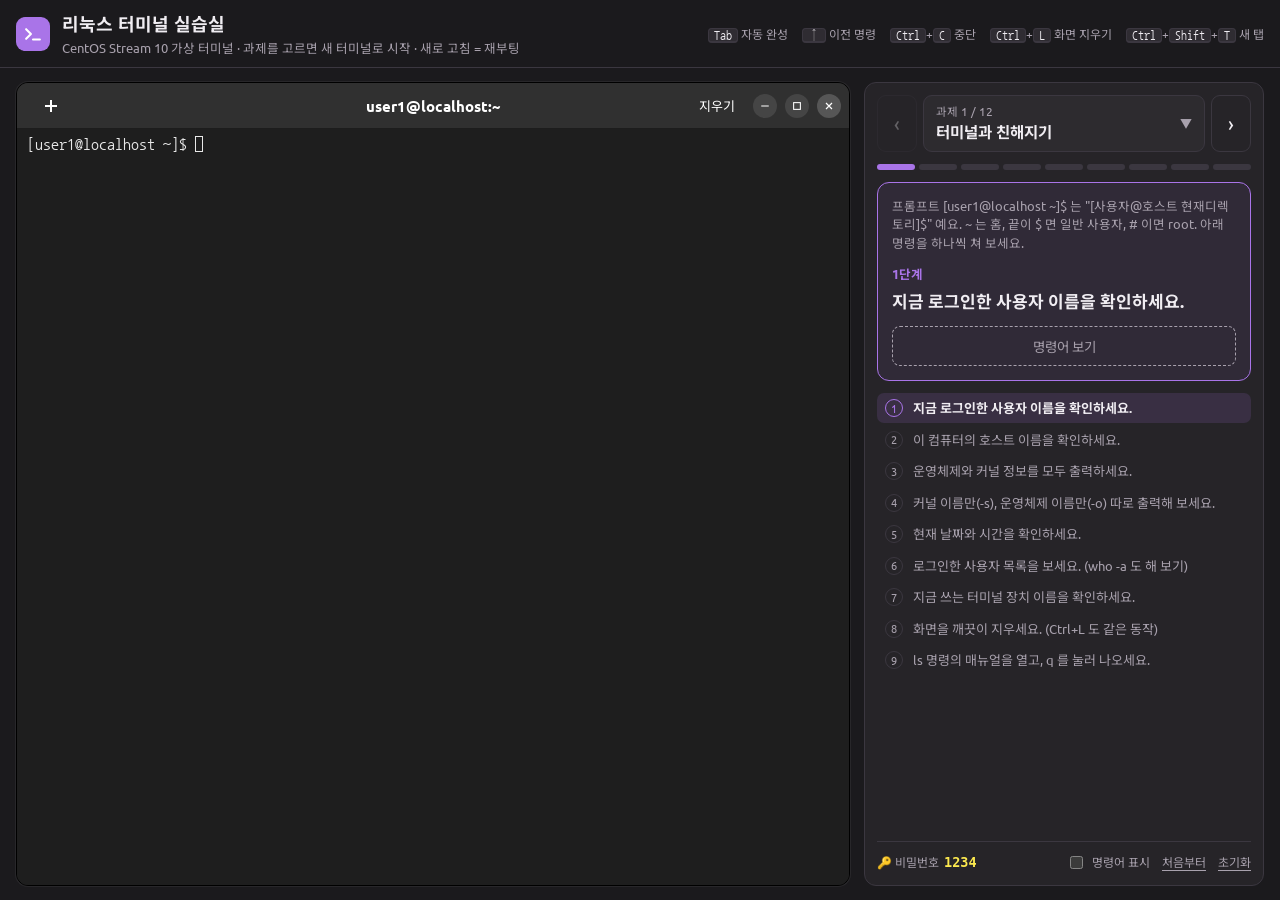
<file: index.html>
<!doctype html>
<html lang="ko">
<head>
<meta charset="utf-8">
<script src="https://learningmate-lab.github.io/track.js" data-site="linux-terminal-lab" defer></script>
<meta name="viewport" content="width=device-width, initial-scale=1, viewport-fit=cover">
<title>리눅스 터미널 실습실</title>
<meta name="claude:viewport-fit-sides" content="cover">
<link rel="preconnect" href="https://fonts.googleapis.com">
<link rel="preconnect" href="https://fonts.gstatic.com" crossorigin>
<link rel="stylesheet" href="https://fonts.googleapis.com/css2?family=Ubuntu:wght@400;500;700&family=Ubuntu+Mono:wght@400;700&family=Nanum+Gothic+Coding:wght@400;700&family=Noto+Sans+KR:wght@400;500;700&display=swap">
<style>/* 레이아웃: 상단 바 · 왼쪽 GNOME 터미널 창 · 오른쪽 과제 패널. 우분투 데스크톱(Yaru dark)과 기본 터미널(가지색) 그대로 — 단일 다크 테마 */
:root {
  color-scheme: dark;
  --lab-bg: #1b1a1d;          /* 바탕 */
  --lab-panel: #262428;       /* 패널 */
  --lab-raise: #2f2c32;
  --lab-fg: #f0edf2;
  --lab-muted: #a8a1ad;
  --lab-line: #3b3740;
  --lab-accent: #a974e8;      /* CentOS 보라 */
  --lab-ok: #73d216;
  --head: #303030;            /* GNOME headerbar */
  --head-fg: #ffffff;
  --term-bg: #1e1e1e;         /* GNOME 터미널 기본(어두운 회색) */
  --term-fg: #e8e8e8;
  --t-green: #8ae234; --t-blue: #729fcf; --t-cyan: #34e2e2; --t-yellow: #fce94f; --t-red: #ef2929; --t-magenta: #ad7fa8; --t-gray: #b6aab3;
  --font-ui: 'Ubuntu', 'Noto Sans KR', system-ui, sans-serif;
  --font-mono: 'Ubuntu Mono', 'Nanum Gothic Coding', ui-monospace, 'DejaVu Sans Mono', monospace;
  --term-size: 16px;
}
[hidden] { display: none !important; }
body { background: var(--lab-bg); color: var(--lab-fg); font-family: var(--font-ui); font-size: 14px; display: flex; flex-direction: column; height: 100vh; height: 100dvh; margin: 0; overflow: hidden; }
* { box-sizing: border-box; }

.top { display: flex; align-items: center; justify-content: space-between; gap: 12px 24px; flex-wrap: wrap; padding-block: 10px; padding-left: max(16px, env(safe-area-inset-left, 0px)); padding-right: max(16px, env(safe-area-inset-right, 0px)); border-bottom: 1px solid var(--lab-line); }
.brand { display: flex; align-items: center; gap: 12px; min-width: 0; }
.brand h1 { margin: 0; font-size: 18px; font-weight: 700; letter-spacing: .2px; }
.brand p { margin: 2px 0 0; color: var(--lab-muted); font-size: 12.5px; }
.logo { width: 34px; height: 34px; border-radius: 9px; background: var(--lab-accent); color: #fff; flex: none; display: grid; place-items: center; }
.lang { display: flex; align-items: center; gap: 4px; background: var(--lab-raise); border: 1px solid var(--lab-line); border-radius: 8px; padding: 3px; }
.lang-l { color: var(--lab-muted); font-size: 12px; padding: 0 6px; }
.lang button { all: unset; cursor: pointer; font-size: 12.5px; padding: 4px 10px; border-radius: 6px; color: var(--lab-fg); }
.lang button.on { background: var(--lab-accent); color: #fff; font-weight: 700; }
.lang button:focus-visible { outline: 2px solid var(--lab-accent); }
.keys { display: flex; flex-wrap: wrap; gap: 6px 14px; list-style: none; margin: 0; padding: 0; color: var(--lab-muted); font-size: 12px; }
kbd { font-family: var(--font-mono); font-size: 12px; background: var(--lab-raise); border: 1px solid var(--lab-line); border-bottom-width: 2px; border-radius: 4px; padding: 0 5px; color: var(--lab-fg); }

.lab { flex: 1 1 auto; display: grid; grid-template-columns: minmax(0, 1fr) minmax(320px, 400px); grid-template-rows: minmax(0, 1fr); gap: 14px; padding-block: 14px; padding-left: max(16px, env(safe-area-inset-left, 0px)); padding-right: max(16px, env(safe-area-inset-right, 0px)); min-height: 0; }
.missions { background: var(--lab-panel); border: 1px solid var(--lab-line); border-radius: 12px; overflow: hidden; height: 100%; min-height: 0; }

/* ---- GNOME Terminal 창 ---- */
.termwin { display: flex; flex-direction: column; min-width: 0; height: 100%; min-height: 0; border-radius: 12px; overflow: hidden; background: var(--term-bg); border: 1px solid #000; box-shadow: 0 0 0 1px rgba(255,255,255,.06); position: relative; }
.termwin.focus { box-shadow: 0 0 0 1px rgba(255,255,255,.12); }
.tw-head { flex: none; height: 46px; display: grid; grid-template-columns: 1fr auto 1fr; align-items: center; background: var(--head); color: var(--head-fg); padding: 0 8px; border-bottom: 1px solid #1d1d1d; }
.tw-left { display: flex; gap: 6px; }
.tw-right { display: flex; gap: 8px; justify-content: flex-end; align-items: center; }
.tw-title { font-weight: 700; font-size: 14.5px; white-space: nowrap; overflow: hidden; text-overflow: ellipsis; max-width: 52vw; }
.tw-icon, .tw-text { all: unset; cursor: pointer; height: 32px; min-width: 32px; padding: 0 10px; border-radius: 8px; display: inline-flex; align-items: center; justify-content: center; color: var(--head-fg); font-size: 13px; }
.tw-icon:hover, .tw-text:hover { background: #3d3d3d; }
.tw-icon:focus-visible, .tw-text:focus-visible { outline: 2px solid var(--lab-accent); }
.tw-dot { width: 24px; height: 24px; border-radius: 50%; background: #454545; display: grid; place-items: center; color: #fff; }
.tw-dot.close { background: #565656; }
.tw-tabs { flex: none; display: flex; gap: 4px; padding: 4px 6px; background: #262626; overflow-x: auto; }
.tw-tabs .tt { all: unset; cursor: pointer; flex: 1 1 0; min-width: 120px; display: flex; align-items: center; gap: 6px; padding: 5px 10px; border-radius: 8px; color: #cfcfcf; font-size: 12.5px; }
.tw-tabs .tt span { flex: 1; min-width: 0; overflow: hidden; text-overflow: ellipsis; white-space: nowrap; text-align: center; }
.tw-tabs .tt i { font-style: normal; width: 20px; height: 20px; border-radius: 50%; display: grid; place-items: center; color: #bbb; }
.tw-tabs .tt i:hover { background: #4a4a4a; }
.tw-tabs .tt.on { background: #3a3a3a; color: #fff; }

.tw-wrap { position: relative; flex: 1; min-height: 0; }
.tw-body { position: absolute; inset: 0; overflow-y: auto; overflow-x: hidden; padding: 6px 10px 10px; background: var(--term-bg); color: var(--term-fg); font-family: var(--font-mono); font-size: var(--term-size); line-height: 1.22; cursor: text; scrollbar-color: #555 transparent; }
.tw-body .ln { white-space: pre-wrap; word-break: break-all; min-height: 1.22em; }
.kbd { position: absolute; left: 10px; bottom: 8px; z-index: -1; width: 2px; height: 1.2em; opacity: 0; border: 0; padding: 0; resize: none; font: inherit; color: transparent; background: transparent; caret-color: transparent; }
.tw-wrap .cur { background: var(--term-fg); color: var(--term-bg); }
.tw-wrap .cur.blur { background: transparent; color: inherit; outline: 1px solid var(--term-fg); outline-offset: -1px; }
.tw-wrap .p-user { color: var(--t-green); font-weight: 700; }
.tw-wrap .p-path { color: var(--t-blue); font-weight: 700; }
.tw-wrap .dim { color: var(--t-gray); }
.tw-wrap .rev { background: var(--term-fg); color: var(--term-bg); }
.tw-wrap .c-dir { color: var(--t-blue); font-weight: 700; }
.tw-wrap .c-exe { color: var(--t-green); font-weight: 700; }
.tw-wrap .c-ln { color: var(--t-cyan); font-weight: 700; }
.tw-wrap .c-pipe { color: var(--t-yellow); background: #000; }
.tw-wrap .c-dev { color: var(--t-yellow); background: #000; font-weight: 700; }
.tw-wrap .c-tw { color: #000; background: #4e9a06; }
.tw-wrap .c-match { color: var(--t-red); font-weight: 700; }
.tw-wrap .c-fn { color: var(--t-magenta); } .c-sep { color: var(--t-cyan); } .c-ln2 { color: var(--t-green); }
.tw-wrap .c-head { color: var(--t-yellow); font-weight: 700; }

.fs { position: absolute; inset: 0; background: var(--term-bg); padding: 6px 10px; overflow: hidden; z-index: 3; }
.pager .ln b { font-weight: 700; }
.overlay { position: absolute; inset: 0; z-index: 5; display: flex; flex-direction: column; align-items: center; justify-content: center; gap: 10px; text-align: center; padding: 24px; background: var(--term-bg); font-family: var(--font-ui); }
.overlay p { margin: 0; font-size: 16px; }
.overlay .sub { color: var(--t-gray); font-size: 13px; max-width: 46ch; line-height: 1.6; }
.overlay button { all: unset; cursor: pointer; margin-top: 6px; padding: 8px 16px; border-radius: 8px; background: var(--lab-accent); color: #fff; font-weight: 700; }
.overlay button:focus-visible { outline: 2px solid #fff; outline-offset: 2px; }
.overlay.boot { background: #000; }
.spin { width: 28px; height: 28px; border: 3px solid #333; border-top-color: var(--lab-accent); border-radius: 50%; animation: spin .9s linear infinite; }
@keyframes spin { to { transform: rotate(360deg); } }
@media (prefers-reduced-motion: reduce) { .spin { animation: none; } }
.toast { position: absolute; left: 50%; bottom: 16px; transform: translateX(-50%); background: #3a3a3a; color: #fff; padding: 8px 14px; border-radius: 8px; font-size: 13px; z-index: 6; }

.foot { padding-block: 0 18px; padding-left: max(16px, env(safe-area-inset-left, 0px)); padding-right: max(16px, env(safe-area-inset-right, 0px)); color: var(--lab-muted); font-size: 12.5px; }
.foot p { margin: 0; max-width: 90ch; line-height: 1.6; }

@media (max-width: 900px) {
  body { height: auto; min-height: 100vh; overflow: visible; }
  .lab { grid-template-rows: auto; }
  .lab { grid-template-columns: minmax(0, 1fr); }
  .missions { position: static; height: auto; min-height: 0; overflow: visible; }
  .termwin { height: 62vh; min-height: 360px; }
  .tw-title { max-width: 46vw; font-size: 13px; }
  .tw-dot { display: none; }
  .tw-head { grid-template-columns: auto minmax(0, 1fr) auto; }
  .keys { display: none; }
  :root { --term-size: 14px; }
}

/* cat > 파일 처럼 키보드 입력을 기다릴 때 안내 */
.term-hint { position: absolute; right: 14px; bottom: 12px; z-index: 3; max-width: calc(100% - 28px); background: #2b2440; color: #ece8ff; border: 1px solid #8b6cf0; border-radius: 8px; padding: 7px 12px; font: 12.5px/1.45 "Noto Sans KR", system-ui, sans-serif; pointer-events: none; box-shadow: 0 4px 14px #0006; }
.term-hint b { color: #fff; }
</style>

</head>
<body>
<header class="top">
  <div class="brand">
    <span class="logo" aria-hidden="true"><svg viewBox="0 0 32 32" width="22" height="22"><path d="M6 9l7 7-7 7" fill="none" stroke="currentColor" stroke-width="3" stroke-linecap="round" stroke-linejoin="round"/><path d="M16 24h10" stroke="currentColor" stroke-width="3" stroke-linecap="round"/></svg></span>
    <div>
      <h1>리눅스 터미널 실습실</h1>
      <p>CentOS Stream 10 가상 터미널 · 과제를 고르면 새 터미널로 시작 · 새로 고침 = 재부팅</p>
    </div>
  </div>
  <ul class="keys" aria-label="키보드 도움말">
    <li><kbd>Tab</kbd> 자동 완성</li>
    <li><kbd>↑</kbd> 이전 명령</li>
    <li><kbd>Ctrl</kbd>+<kbd>C</kbd> 중단</li>
    <li><kbd>Ctrl</kbd>+<kbd>L</kbd> 화면 지우기</li>
    <li><kbd>Ctrl</kbd>+<kbd>Shift</kbd>+<kbd>T</kbd> 새 탭</li>
  </ul>
</header>

<main class="lab">
  <section class="termwin" id="termwin" aria-label="CentOS 터미널">
    <div class="tw-head">
      <div class="tw-left">
        <button id="btn-newtab" class="tw-icon" type="button" title="새 탭 (Ctrl+Shift+T)" aria-label="새 탭">
          <svg viewBox="0 0 16 16" width="16" height="16" aria-hidden="true"><path d="M7 2h2v5h5v2H9v5H7V9H2V7h5z" fill="currentColor"/></svg>
        </button>
      </div>
      <div class="tw-title" id="term-title">user1@localhost:~</div>
      <div class="tw-right">
        <button id="btn-clear" class="tw-text" type="button" title="화면 지우기 (Ctrl+L)">지우기</button>
        <span class="tw-dot" aria-hidden="true"><svg viewBox="0 0 16 16" width="12" height="12"><path d="M3 8h10" stroke="currentColor" stroke-width="1.6"/></svg></span>
        <span class="tw-dot" aria-hidden="true"><svg viewBox="0 0 16 16" width="12" height="12"><rect x="3.5" y="3.5" width="9" height="9" fill="none" stroke="currentColor" stroke-width="1.4"/></svg></span>
        <span class="tw-dot close" aria-hidden="true"><svg viewBox="0 0 16 16" width="12" height="12"><path d="M4 4l8 8M12 4l-8 8" stroke="currentColor" stroke-width="1.6"/></svg></span>
      </div>
    </div>
    <div class="tw-tabs" id="term-tabs" hidden></div>
    <div class="tw-wrap">
    <div class="tw-body" id="term-body">
      <div id="term-screen"></div>
      <div id="term-input" class="ln input"></div>
    </div>
      <div id="term-hint" class="term-hint" hidden>입력 대기 중이에요 · 내용을 치고 <b>Enter</b>로 다음 줄 · 다 쓰면 <b>Ctrl+D</b>로 저장 · 취소는 <b>Ctrl+C</b></div>
      <div id="term-fs" class="fs" hidden></div>
      <div id="term-closed" class="overlay" hidden>
        <p>[프로세스가 종료되었어요]</p>
        <p class="sub">마지막 셸이 끝나서 터미널 창이 닫혔어요. kill -9 로 맨 처음 bash를 끝냈거나, 처음 셸에서 exit 한 경우예요.</p>
        <button id="btn-reopen" type="button">새 터미널 열기</button>
      </div>
      <div id="term-boot" class="overlay boot" hidden><div class="spin" aria-hidden="true"></div><div class="boot-msg">다시 시작하는 중…</div></div>
      <textarea id="term-kbd" class="kbd" autocomplete="off" autocapitalize="off" autocorrect="off" spellcheck="false" aria-label="명령 입력"></textarea>
    </div>
    <div id="term-toast" class="toast" role="status" hidden></div>
  </section>

  <aside id="missions" class="missions" aria-label="실습 과제"></aside>
</main>

<script>/* man 페이지 (실제 매뉴얼을 줄인 것 + 한 줄 한국어 요약) */
window.LAB_MAN = (function () {
  const P = (name, sum, syn, desc, opts) => `NAME\n       ${name} - ${sum}\n\nSYNOPSIS\n       ${syn}\n\nDESCRIPTION\n       ${desc.split('\n').join('\n       ')}\n` +
    (opts && opts.length ? `\nOPTIONS\n${opts.map(([o, d]) => `       ${o}\n              ${d}`).join('\n\n')}\n` : '');
  return {
    ls: P('ls', 'list directory contents', 'ls [OPTION]... [FILE]...', 'List information about the FILEs (the current directory by default).', [
      ['-a, --all', 'do not ignore entries starting with .  (숨김 파일 포함)'], ['-A, --almost-all', 'do not list implied . and ..'],
      ['-d, --directory', 'list directories themselves, not their contents  (디렉토리 자체 정보)'], ['-F, --classify', 'append indicator (one of */=>@|) to entries  (종류 표시)'],
      ['-h, --human-readable', 'with -l, print sizes like 1K 234M 2G etc.'], ['-i, --inode', 'print the index number of each file'],
      ['-l', 'use a long listing format  (자세히)'], ['-r, --reverse', 'reverse order while sorting'], ['-R, --recursive', 'list subdirectories recursively  (하위까지)'],
      ['-t', 'sort by time, newest first'], ['-u', 'with -lt: sort by, and show, access time; with -l: show access time and sort by name; otherwise: sort by access time, newest first'], ['-1', 'list one file per line']]),
    cat: P('cat', 'concatenate files and print on the standard output', 'cat [OPTION]... [FILE]...', 'Concatenate FILE(s) to standard output.\nWith no FILE, or when FILE is -, read standard input.', [
      ['-A, --show-all', 'equivalent to -vET'], ['-b, --number-nonblank', 'number nonempty output lines, overrides -n'], ['-E, --show-ends', 'display $ at end of each line'],
      ['-n, --number', 'number all output lines'], ['-s, --squeeze-blank', 'suppress repeated empty output lines'], ['-T, --show-tabs', 'display TAB characters as ^I'], ['-v, --show-nonprinting', 'use ^ and M- notation, except for LFD and TAB']]),
    pwd: P('pwd', 'print name of current/working directory', 'pwd [OPTION]...', 'Print the full filename of the current working directory.'),
    mkdir: P('mkdir', 'make directories', 'mkdir [OPTION]... DIRECTORY...', 'Create the DIRECTORY(ies), if they do not already exist.', [['-m, --mode=MODE', 'set file mode (as in chmod), not a=rwx - umask'], ['-p, --parents', 'no error if existing, make parent directories as needed  (중간 디렉토리까지)'], ['-v, --verbose', 'print a message for each created directory']]),
    rmdir: P('rmdir', 'remove empty directories', 'rmdir [OPTION]... DIRECTORY...', 'Remove the DIRECTORY(ies), if they are empty.', [['-p, --parents', 'remove DIRECTORY and its ancestors']]),
    cp: P('cp', 'copy files and directories', 'cp [OPTION]... SOURCE DEST\n       cp [OPTION]... SOURCE... DIRECTORY', 'Copy SOURCE to DEST, or multiple SOURCE(s) to DIRECTORY.', [['-i, --interactive', 'prompt before overwrite'], ['-p', 'same as --preserve=mode,ownership,timestamps'], ['-R, -r, --recursive', 'copy directories recursively'], ['-v, --verbose', 'explain what is being done']]),
    mv: P('mv', 'move (rename) files', 'mv [OPTION]... SOURCE DEST\n       mv [OPTION]... SOURCE... DIRECTORY', 'Rename SOURCE to DEST, or move SOURCE(s) to DIRECTORY.', [['-i, --interactive', 'prompt before overwrite'], ['-v, --verbose', 'explain what is being done']]),
    rm: P('rm', 'remove files or directories', 'rm [OPTION]... [FILE]...', 'rm removes each specified file. By default, it does not remove directories.', [['-f, --force', 'ignore nonexistent files and arguments, never prompt'], ['-i', 'prompt before every removal'], ['-r, -R, --recursive', 'remove directories and their contents recursively'], ['-d, --dir', 'remove empty directories'], ['-v, --verbose', 'explain what is being done']]),
    touch: P('touch', 'change file timestamps', 'touch [OPTION]... FILE...', 'Update the access and modification times of each FILE to the current time.\nA FILE argument that does not exist is created empty.', [['-a', 'change only the access time'], ['-c, --no-create', 'do not create any files'], ['-m', 'change only the modification time']]),
    head: P('head', 'output the first part of files', 'head [OPTION]... [FILE]...', 'Print the first 10 lines of each FILE to standard output.', [['-c, --bytes=[-]NUM', 'print the first NUM bytes of each file'], ['-n, --lines=[-]NUM', 'print the first NUM lines instead of the first 10'], ['-q, --quiet', 'never print headers giving file names'], ['-v, --verbose', 'always print headers giving file names']]),
    tail: P('tail', 'output the last part of files', 'tail [OPTION]... [FILE]...', 'Print the last 10 lines of each FILE to standard output.', [['-c, --bytes=[+]NUM', 'output the last NUM bytes'], ['-f, --follow', 'output appended data as the file grows  (Ctrl+C로 끝)'], ['-n, --lines=[+]NUM', 'output the last NUM lines; or use -n +NUM to skip NUM-1 lines at the start'], ['-q, --quiet', 'never output headers giving file names'], ['-v, --verbose', 'always output headers giving file names']]),
    more: P('more', 'display the contents of a file in a terminal', 'more [options] file...', 'more is a filter for paging through text one screenful at a time.'),
    less: P('less', 'opposite of more', 'less [options] file...', 'Less is a program similar to more, but it allows backward movement in the file as well as forward movement.'),
    wc: P('wc', 'print newline, word, and byte counts for each file', 'wc [OPTION]... [FILE]...', 'Print newline, word, and byte counts for each FILE.', [['-c, --bytes', 'print the byte counts'], ['-l, --lines', 'print the newline counts'], ['-w, --words', 'print the word counts']]),
    grep: P('grep', 'print lines that match patterns', 'grep [OPTION...] PATTERNS [FILE...]', 'grep searches for PATTERNS in each FILE.', [['-i, --ignore-case', 'ignore case distinctions'], ['-n, --line-number', 'prefix each line with its line number'], ['-v, --invert-match', 'select non-matching lines'], ['-c, --count', 'print a count of matching lines'], ['-r, --recursive', 'read all files under each directory']]),
    seq: P('seq', 'print a sequence of numbers', 'seq [OPTION]... LAST\n       seq [OPTION]... FIRST LAST\n       seq [OPTION]... FIRST INCREMENT LAST', 'Print numbers from FIRST to LAST, in steps of INCREMENT.', [['-f, --format=FORMAT', 'use printf style floating-point FORMAT'], ['-s, --separator=STRING', 'use STRING to separate numbers (default: \\n)'], ['-w, --equal-width', 'equalize width by padding with leading zeroes']]),
    date: P('date', 'print or set the system date and time', 'date [OPTION]... [+FORMAT]', 'Display date and time in the given FORMAT.', [['-d, --date=STRING', "display time described by STRING, not 'now'"], ['-s, --set=STRING', 'set time described by STRING  (root만)'], ['-u, --utc', 'print Coordinated Universal Time (UTC)'], ['%Y %m %d %H %M %S', 'year, month, day, hour, minute, second'], ['%A %a %B %b', 'weekday / month names'], ['%F %T', 'full date (%Y-%m-%d) / time (%H:%M:%S)']]),
    uname: P('uname', 'print system information', 'uname [OPTION]...', 'Print certain system information. With no OPTION, same as -s.', [['-a, --all', 'print all information'], ['-s, --kernel-name', 'print the kernel name'], ['-n, --nodename', 'print the network node hostname'], ['-r, --kernel-release', 'print the kernel release'], ['-v, --kernel-version', 'print the kernel version'], ['-m, --machine', 'print the machine hardware name'], ['-p, --processor', 'print the processor type'], ['-i, --hardware-platform', 'print the hardware platform'], ['-o, --operating-system', 'print the operating system']]),
    hostname: P('hostname', 'show or set the system\'s host name', 'hostname [-a|-d|-f|-i|-I|-s] [name]', 'Hostname is used to display the system\'s DNS name, and to display or set its hostname.', [['-i, --ip-address', 'Display the network address(es) of the host name.'], ['-I, --all-ip-addresses', 'Display all network addresses of the host.']]),
    hostnamectl: P('hostnamectl', 'Control the system hostname', 'hostnamectl [OPTIONS...] {COMMAND}', 'hostnamectl may be used to query and change the system hostname and related settings.', [['status', 'Show system hostname and related information.'], ['hostname [NAME]', 'If no argument is given, print the system hostname. If an optional argument NAME is provided then the command changes the system hostname to NAME.'], ['set-hostname NAME', 'Set the system hostname (static and transient).']]),
    whoami: P('whoami', 'print effective user name', 'whoami [OPTION]...', 'Print the user name associated with the current effective user ID.'),
    who: P('who', 'show who is logged on', 'who [OPTION]... [ FILE | ARG1 ARG2 ]', 'Print information about users who are currently logged in.', [['-a, --all', 'same as -b -d --login -p -r -t -T -u'], ['-b, --boot', 'time of last system boot']]),
    tty: P('tty', 'print the file name of the terminal connected to standard input', 'tty [OPTION]...', 'Print the file name of the terminal connected to standard input.'),
    id: P('id', 'print real and effective user and group IDs', 'id [OPTION]... [USER]...', 'Print user and group information for each specified USER, or (when USER omitted) for the current process.', [['-u, --user', 'print only the effective user ID'], ['-g, --group', 'print only the effective group ID'], ['-G, --groups', 'print all group IDs'], ['-n, --name', 'print a name instead of a number, for -ugG']]),
    stat: P('stat', 'display file or file system status', 'stat [OPTION]... FILE...', 'Display file or file system status.', [['-L, --dereference', 'follow links']]),
    chmod: P('chmod', 'change file mode bits', 'chmod [OPTION]... MODE[,MODE]... FILE...\n       chmod [OPTION]... OCTAL-MODE FILE...', 'chmod changes the file mode bits of each given file according to mode, which can be either a symbolic representation of changes to make, or an octal number representing the bit pattern for the new mode bits.', [['-R, --recursive', 'change files and directories recursively']]),
    chown: P('chown', 'change file owner and group', 'chown [OPTION]... [OWNER][:[GROUP]] FILE...', 'chown changes the user and/or group ownership of each given file.', [['-R, --recursive', 'operate on files and directories recursively']]),
    passwd: P('passwd', 'change user password', 'passwd [options] [LOGIN]', 'The passwd command changes passwords for user accounts. A normal user may only change the password for their own account, while the superuser may change the password for any account.'),
    su: P('su', 'run a command with substitute user and group ID', 'su [options] [-] [user [argument...]]', 'su allows commands to be run with a substitute user and group ID. When called with no user specified, su defaults to running an interactive shell as root.', [['-, -l, --login', 'Start the shell as a login shell with an environment similar to a real login.']]),
    sudo: P('sudo', 'execute a command as another user', 'sudo [-ABbEHnPS] [-u user] command [arg ...]\n       sudo -i | -s', 'sudo allows a permitted user to execute a command as the superuser or another user, as specified by the security policy (/etc/sudoers).', [['-i, --login', 'Run the shell specified by the target user\'s password database entry as a login shell.'], ['-k, --reset-timestamp', 'Invalidate the user\'s cached credentials.'], ['-s, --shell', 'Run the shell specified by the SHELL environment variable.']]),
    useradd: P('useradd', 'create a new user or update default new user information', 'useradd [options] LOGIN', 'useradd is a low level utility for adding users.', [['-m, --create-home', 'Create the user\'s home directory if it does not exist.'], ['-M, --no-create-home', 'Do not create the user\'s home directory, even if the system wide setting from /etc/login.defs (CREATE_HOME) is set to yes.'], ['-d, --home-dir HOME_DIR', 'The new user will be created using HOME_DIR as the value for the user\'s login directory.'], ['-s, --shell SHELL', 'The name of the user\'s login shell.'], ['-c, --comment COMMENT', 'Any text string (usually the user\'s full name).']]),
    userdel: P('userdel', 'delete a user account and related files', 'userdel [options] LOGIN', 'The userdel command modifies the system account files, deleting all entries that refer to the user name LOGIN.', [['-f, --force', 'This option forces the removal of the user account, even if the user is still logged in.'], ['-r, --remove', 'Files in the user\'s home directory will be removed along with the home directory itself and the user\'s mail spool.']]),
    ps: P('ps', 'report a snapshot of the current processes', 'ps [options]', 'ps displays information about a selection of the active processes.', [['-e, -A', 'Select all processes.'], ['-f', 'Do full-format listing (UID PID PPID C STIME TTY TIME CMD).'], ['-p pidlist', 'Select by process ID.'], ['-u userlist', 'Select by effective user ID or name.']]),
    pstree: P('pstree', 'display a tree of processes', 'pstree [-p] [pid | user]', 'pstree shows running processes as a tree.', [['-p', 'Show PIDs. PIDs are shown as decimal numbers in parentheses after each process name.']]),
    kill: P('kill', 'send a signal to a process', 'kill [-signal|-s signal] pid...\n       kill -l', 'The default signal for kill is TERM.', [['-l', 'List signal names.'], ['-9, -KILL', 'Kill the process immediately (cannot be caught or ignored).'], ['-15, -TERM', 'Terminate (default).']]),
    ping: P('ping', 'send ICMP ECHO_REQUEST to network hosts', 'ping [-c count] [-i interval] destination', 'ping uses the ICMP protocol\'s mandatory ECHO_REQUEST datagram to elicit an ICMP ECHO_RESPONSE from a host or gateway.', [['-c count', 'Stop after sending count ECHO_REQUEST packets.']]),
    mkfifo: P('mkfifo', 'make FIFOs (named pipes)', 'mkfifo [OPTION]... NAME...', 'Create named pipes (FIFOs) with the given NAMEs.', [['-m, --mode=MODE', 'set file permission bits to MODE, not a=rw - umask']]),
    echo: P('echo', 'display a line of text', 'echo [SHORT-OPTION]... [STRING]...', 'Echo the STRING(s) to standard output.', [['-n', 'do not output the trailing newline'], ['-e', 'enable interpretation of backslash escapes']]),
    vim: P('vim', 'Vi IMproved, a programmer\'s text editor', 'vim [options] [file ..]', 'Vim is a text editor that is upwards compatible to Vi.'),
    man: P('man', 'an interface to the system reference manuals', 'man [section] page', 'man is the system\'s manual pager.'),
    file: P('file', 'determine file type', 'file [-bcdEhiklLNnprsSvzZ0] file ...', 'file tests each argument in an attempt to classify it.'),
    ln: P('ln', 'make links between files', 'ln [OPTION]... [-T] TARGET LINK_NAME', 'Create hard links by default, symbolic links with --symbolic.', [['-s, --symbolic', 'make symbolic links instead of hard links']]),
    find: P('find', 'search for files in a directory hierarchy', 'find [starting-point...] [expression]', 'find searches the directory tree rooted at each given starting-point.', [['-name pattern', 'Base of file name matches shell pattern.'], ['-type c', 'File is of type c: d directory, f regular file.'], ['-maxdepth levels', 'Descend at most levels of directories.']]),
    dnf: P('dnf', 'DNF Package Management Utility', 'dnf [options] <command> [<args>...]', 'DNF is the next upcoming major version of YUM, a package manager for RPM-based Linux distributions.'),
    hosts: P('hosts', 'static table lookup for hostnames', '/etc/hosts', 'This manual page describes the format of the /etc/hosts file. This file is a simple text file that associates IP addresses with hostnames, one line per IP address.'),
  };
})();

/* 리눅스 실습 터미널 — core: 이벤트, 가상 파일시스템, 사용자, 탭/터미널 화면, 파서, 실행기, 페이저 */
(function () {
  'use strict';
  const LAB = (window.LAB = window.LAB || {});

  /* ---------------- 이벤트 ---------------- */
  const listeners = {};
  LAB.on = (n, f) => { (listeners[n] = listeners[n] || []).push(f); };
  LAB.emit = (n, d) => { (listeners[n] || []).forEach(f => { try { f(d); } catch (e) { console.error(e); } }); };
  LAB.sleep = ms => new Promise(r => setTimeout(r, ms));
  /* 메시지 언어 (ko = 한국어 설치 CentOS, en = 영어) */
  LAB.lang = 'en';
  LAB.setLang = l => { LAB.lang = l; try { localStorage.setItem('linuxlab.lang', l); } catch (e) { } LAB.emit('lang', l); };
  const TR = [
    [/^ls: cannot access (.+?): /, 'ls: $1에 접근할 수 없습니다: '],
    [/^ls: cannot open directory (.+?): /, 'ls: $1 디렉터리를 열 수 없음: '],
    [/^mkdir: cannot create directory (.+?): /, 'mkdir: $1 디렉터리를 만들 수 없습니다: '],
    [/^rmdir: failed to remove (.+?): /, 'rmdir: $1 제거 실패: '],
    [/^rm: cannot remove (.+?): /, 'rm: $1을(를) 지울 수 없음: '],
    [/^rm: remove regular empty file (.+)\? $/, 'rm: 일반 빈 파일 $1를 제거할까요? '],
    [/^rm: remove regular file (.+)\? $/, 'rm: 일반 파일 $1를 제거할까요? '],
    [/^cp: cannot stat (.+?): /, 'cp: $1을(를) 설명할 수 없음: '],
    [/^cp: -r not specified; omitting directory (.+)$/, 'cp: -r 지정되지 않음, $1 디렉터리 생략'],
    [/^mv: cannot stat (.+?): /, 'mv: $1을(를) 설명할 수 없음: '],
    [/^touch: cannot touch (.+?): /, 'touch: $1을(를) touch할 수 없음: '],
    [/^chmod: changing permissions of (.+?): /, 'chmod: $1의 권한을 바꾸는 중: '],
    [/^chmod: cannot access (.+?): /, 'chmod: $1에 접근할 수 없습니다: '],
    [/^stat: cannot statx (.+?): /, 'stat: $1을(를) statx 할 수 없음: '],
    [/^head: cannot open (.+?) for reading: /, 'head: $1을(를) 읽기용으로 열 수 없음: '],
    [/^tail: cannot open (.+?) for reading: /, 'tail: $1을(를) 읽기용으로 열 수 없음: '],
    [/No such file or directory/, '그런 파일이나 디렉터리가 없습니다'],
    [/Permission denied/, '허가 거부'],
    [/Is a directory/, '디렉터리입니다'],
    [/Not a directory/, '디렉터리가 아닙니다'],
    [/File exists/, '파일이 있습니다'],
    [/Directory not empty/, '디렉터리가 비어있지 않음'],
    [/Operation not permitted/, '명령을 허용하지 않음'],
    [/: command not found\.\.\.$/, ': 명령을 찾을 수 없습니다...'],
    [/^Killed$/, '죽었음'],
    [/^(\S+): missing operand$/, '$1: 피연산자 없음'],
    [/^(\S+): missing file operand$/, '$1: 파일 피연산자 없음'],
    [/^Try '(\S+) --help' for more information\.$/, "더 많은 정보를 보려면 '$1 --help'를 입력하십시오."],
    [/^\[sudo\] password for (\S+): $/, '[sudo] $1의 암호: '],
    [/^Sorry, try again\.$/, '죄송합니다. 다시 시도하십시오.'],
    [/^sudo: 3 incorrect password attempts$/, 'sudo: 3번의 잘못된 암호 시도'],
    [/^(\S+) is not in the sudoers file\.$/, '$1 은(는) sudoers 설정 파일에 없습니다.'],
    [/^Password: $/, '암호: '],
    [/^su: Authentication failure$/, 'su: 인증 실패'],
    [/^New password: $/, '새 암호: '],
    [/^Retype new password: $/, '새 암호 재입력: '],
    [/^Current password: $/, '현재 암호: '],
    [/^Changing password for user (\S+)\.$/, '$1 사용자의 비밀 번호 변경 중'],
    [/^passwd: all authentication tokens updated successfully\.$/, 'passwd: 모든 인증 토큰이 성공적으로 업데이트 되었습니다.'],
    [/^BAD PASSWORD: The password is shorter than 8 characters$/, '잘못된 암호: 암호는 8 개의 문자 보다 짧습니다'],
    [/^Sorry, passwords do not match\.$/, '죄송합니다. 암호가 일치하지 않습니다.'],
    [/^passwd: Authentication token manipulation error$/, 'passwd: 인증 토큰 수정 오류'],
    [/^id: (.+?): no such user$/, 'id: $1: 그런 사용자가 없습니다'],
    [/^userdel: user (\S+) is currently used by process (\d+)$/, 'userdel: $1 사용자는 현재 $2 프로세스가 사용 중입니다'],
    [/^userdel: user '(\S+)' does not exist$/, "userdel: '$1' 사용자가 없습니다"],
    [/^userdel: (\S+) mail spool \((.+)\) not found$/, 'userdel: $1 메일 스풀($2)이 없습니다'],
    [/^userdel: (\S+) home directory \((.+)\) not found$/, 'userdel: $1 홈 디렉터리($2)가 없습니다'],
    [/^useradd: user '(\S+)' already exists$/, "useradd: '$1' 사용자가 이미 있습니다"],
    [/^(useradd|userdel): Permission denied\.$/, '$1: 허가 거부.'],
    [/^(useradd|userdel): cannot lock \/etc\/passwd; try again later\.$/, '$1: /etc/passwd를 잠글 수 없습니다. 나중에 다시 시도하십시오.'],
    [/^(\S+) is a shell builtin$/, '$1 는 쉘 내장임'],
    [/^(\S+) is a shell keyword$/, '$1 는 쉘 키워드임'],
    [/^(\S+) is aliased to `(.+)'$/, "$1 는 `$2' 의 별칭임"],
    [/^(\S+) is (\/\S+)$/, '$1 는 $2 임'],
    [/^bash: cd: too many arguments$/, 'bash: cd: 인자가 너무 많음'],
    [/^bash: kill: \((\d+)\) - No such process$/, 'bash: kill: ($1) - 그런 프로세스가 없음'],
    [/^hostname: you must be root to change the host name$/, 'hostname: 호스트 이름을 바꾸려면 root 이어야 합니다'],
    [/^No manual entry for (\S+)$/, '$1에 대한 매뉴얼 항목이 없습니다'],
    [/^Error: This command has to be run with superuser privileges \(under the root user on most systems\)\.$/, '오류: 이 명령은 슈퍼유저 권한으로 실행해야 합니다 (대부분의 시스템에서 root 사용자로).'],
  ];
  LAB.tr = function (text) {
    if (LAB.lang !== 'ko' || !text) return text;
    return String(text).split('\n').map(line => { let l = line; for (const [re, to] of TR) l = l.replace(re, to); return l; }).join('\n');
  };

  /* ---------------- 상태 ---------------- */
  const STORE_KEY = 'linuxlab.fs.v1';
  let S = null;            // 영구 상태(파일시스템·사용자·호스트명)
  const HOME0 = '/home/user1';

  function freshState() {
    const t = Date.now() - 1000 * 60 * 60 * 24 * 3;
    const st = {
      ino: 1310000, pid: 2340, hostnameStatic: '', hostname: 'localhost',
      users: {
        root: { uid: 0, gid: 0, home: '/root', shell: '/bin/bash', hasPassword: true, pw: '1234', gecos: 'Super User' },
        user1: { uid: 1000, gid: 1000, home: HOME0, shell: '/bin/bash', hasPassword: true, pw: '1234', gecos: 'user1' },
      },
      groups: {
        root: { gid: 0, members: [] }, bin: { gid: 1, members: [] }, daemon: { gid: 2, members: [] }, sys: { gid: 3, members: [] },
        adm: { gid: 4, members: [] }, tty: { gid: 5, members: [] }, disk: { gid: 6, members: [] }, lp: { gid: 7, members: [] },
        wheel: { gid: 10, members: ['user1'] }, mail: { gid: 12, members: [] }, users: { gid: 100, members: [] }, user1: { gid: 1000, members: [] },
      },
      nextUid: 1001, installed: {}, mail: {}, sudoLectured: {},
      root: null,
    };
    S = st;
    st.root = mkNode('d', '', 0o555, 0, 0, t);
    const D = (p, mode, uid, gid) => mkdirAbs(p, mode == null ? 0o755 : mode, uid || 0, gid || 0, t);
    const F = (p, content, mode, uid, gid) => mkfileAbs(p, content, mode == null ? 0o644 : mode, uid || 0, gid || 0, t);
    ['afs', 'boot', 'dev', 'dev/pts', 'etc', 'home', 'media', 'mnt', 'opt', 'proc', 'run', 'srv', 'sys', 'usr', 'usr/bin', 'usr/sbin', 'usr/lib', 'usr/lib64',
      'usr/local', 'usr/local/bin', 'usr/share', 'var', 'var/log', 'var/spool', 'etc/skel'].forEach(p => D('/' + p));
    D('/root', 0o550); D('/tmp', 0o1777); D('/var/tmp', 0o1777); D('/var/spool/mail', 0o775, 0, 12);
    symAbs('/bin', 'usr/bin', t); symAbs('/sbin', 'usr/sbin', t); symAbs('/lib', 'usr/lib', t); symAbs('/lib64', 'usr/lib64', t); symAbs('/var/mail', 'spool/mail', t);
    ['null', 'zero', 'random', 'tty', 'sda', 'sda1', 'sda2', 'tty1', 'tty2', 'tty3'].forEach(n => {
      const node = mkNode(n.startsWith('sda') ? 'b' : 'c', n, n === 'null' || n === 'zero' || n === 'tty' || n === 'random' ? 0o666 : 0o660, 0, n.startsWith('tty') && n !== 'tty' ? 5 : (n.startsWith('sda') ? 6 : 0), t);
      lookupAbs('/dev').children[n] = node;
    });
    F('/etc/hostname', '');
    F('/etc/hosts', '127.0.0.1   localhost localhost.localdomain localhost4 localhost4.localdomain4\n::1         localhost localhost.localdomain localhost6 localhost6.localdomain6\n');
    F('/etc/os-release', 'NAME="CentOS Stream"\nVERSION="10 (Coughlan)"\nID="centos"\nID_LIKE="rhel fedora"\nVERSION_ID="10"\nPLATFORM_ID="platform:el10"\nPRETTY_NAME="CentOS Stream 10 (Coughlan)"\nANSI_COLOR="0;31"\nCPE_NAME="cpe:/o:centos:centos:10"\nHOME_URL="https://centos.org/"\n');
    F('/etc/centos-release', 'CentOS Stream release 10 (Coughlan)\n');
    F('/etc/redhat-release', 'CentOS Stream release 10 (Coughlan)\n');
    F('/etc/issue', '\\S\nKernel \\r on \\m\n\n');
    F('/etc/shells', '/bin/sh\n/bin/bash\n/usr/bin/sh\n/usr/bin/bash\n');
    F('/etc/passwd', '', 0o644).dynamic = 'passwd';
    F('/etc/group', '', 0o644).dynamic = 'group';
    F('/etc/shadow', '', 0o000).dynamic = 'shadow';
    F('/etc/sudoers', '## Sudoers allows particular users to run various commands as\n## the root user, without needing the root password.\n##\n## This file must be edited with the \'visudo\' command.\n\nDefaults   !visiblepw\nDefaults    always_set_home\nDefaults    match_group_by_gid\nDefaults    env_reset\nDefaults    secure_path = /sbin:/bin:/usr/sbin:/usr/bin\n\n## Allow root to run any commands anywhere\nroot\tALL=(ALL) \tALL\n\n## Allows people in group wheel to run all commands\n%wheel\tALL=(ALL)\tALL\n\n## Same thing without a password\n# %wheel\tALL=(ALL)\tNOPASSWD: ALL\n\n## Read drop-in files from /etc/sudoers.d (the # here does not mean a comment)\n#includedir /etc/sudoers.d\n', 0o440);
    D('/etc/sudoers.d', 0o750);
    F('/etc/login.defs', '# *REQUIRED*\n#   Directory where mailboxes reside\nMAIL_DIR\t/var/spool/mail\n\nPASS_MAX_DAYS\t99999\nPASS_MIN_DAYS\t0\nPASS_WARN_AGE\t7\n\nUID_MIN                  1000\nUID_MAX                 60000\n\n# If useradd should create home directories for users by default\nCREATE_HOME\tyes\n\n# The permission mask is initialized to this value.\nUMASK\t\t022\n\n# HOME_MODE is used by useradd(8) and newusers(8) to set the mode for new\n# home directories.\nHOME_MODE\t0700\n');
    F('/etc/skel/.bashrc', BASHRC); F('/etc/skel/.bash_profile', PROFILE); F('/etc/skel/.bash_logout', '# ~/.bash_logout\n\n');
    F('/var/log/messages', 'Oct 27 08:58:02 localhost systemd[1]: Started session-2.scope - Session 2 of User user1.\n', 0o600);
    D(HOME0, 0o700, 1000, 1000);
    ['Desktop', 'Documents', 'Downloads', 'Music', 'Pictures', 'Public', 'Templates', 'Videos'].forEach(n => D(HOME0 + '/' + n, 0o755, 1000, 1000));
    F(HOME0 + '/.bashrc', BASHRC, 0o644, 1000, 1000); F(HOME0 + '/.bash_profile', PROFILE, 0o644, 1000, 1000);
    F(HOME0 + '/.bash_logout', '# ~/.bash_logout\n\n', 0o644, 1000, 1000);
    F(HOME0 + '/test2.sh', '#!/bin/bash\necho "Hello, Linux!"\necho "Today: $(date +%F)"\n', 0o664, 1000, 1000);
    F(HOME0 + '/Documents/linux_note.txt', 'Linux = kernel\nShell = command interpreter (bash)\nroot directory = /\nhome directory = ~\n', 0o664, 1000, 1000);
    F('/var/spool/mail/user1', '', 0o660, 1000, 12);
    BIN.forEach(n => F('/usr/bin/' + n, '\u007fELF', 0o755));
    ['useradd', 'userdel', 'usermod', 'adduser', 'reboot', 'shutdown'].forEach(n => F('/usr/sbin/' + n, '\u007fELF', 0o755));
    st.distro = 'centos10';
    return st;
  }
  const BASHRC = '# .bashrc\n\n# Source global definitions\nif [ -f /etc/bashrc ]; then\n    . /etc/bashrc\nfi\n\n# User specific environment\nif ! [[ "$PATH" =~ "$HOME/.local/bin:$HOME/bin:" ]]; then\n    PATH="$HOME/.local/bin:$HOME/bin:$PATH"\nfi\nexport PATH\n\n# User specific aliases and functions\n';
  const PROFILE = '# .bash_profile\n\n# Get the aliases and functions\nif [ -f ~/.bashrc ]; then\n    . ~/.bashrc\nfi\n\n# User specific environment and startup programs\n';
  const BIN = ['bash', 'sh', 'ls', 'cat', 'cp', 'mv', 'rm', 'mkdir', 'rmdir', 'touch', 'echo', 'pwd', 'head', 'tail', 'more', 'less', 'wc', 'grep', 'seq', 'date',
    'uname', 'hostname', 'hostnamectl', 'whoami', 'who', 'id', 'groups', 'tty', 'stat', 'file', 'chmod', 'chown', 'passwd', 'su', 'sudo', 'ps', 'pstree',
    'kill', 'man', 'mkfifo', 'ping', 'vi', 'vim', 'ln', 'find', 'which', 'clear', 'sleep', 'true', 'false', 'dnf', 'yum', 'gnome-terminal'];

  function mkNode(type, name, mode, uid, gid, t) {
    t = t || Date.now();
    const n = { type, name, mode, uid, gid, ino: (S ? ++S.ino : 1310000), atime: t, mtime: t, ctime: t, btime: t };
    if (type === 'd') n.children = {};
    if (type === 'f') n.content = '';
    return n;
  }
  function lookupAbs(p) {
    let n = S.root;
    for (const part of p.split('/').filter(Boolean)) { if (!n || n.type !== 'd') return null; n = n.children[part]; }
    return n || null;
  }
  function mkdirAbs(p, mode, uid, gid, t) {
    const parts = p.split('/').filter(Boolean); let n = S.root;
    parts.forEach((part, i) => {
      if (!n.children[part]) n.children[part] = mkNode('d', part, i === parts.length - 1 ? mode : 0o755, i === parts.length - 1 ? uid : 0, i === parts.length - 1 ? gid : 0, t);
      n = n.children[part];
    });
    return n;
  }
  function mkfileAbs(p, content, mode, uid, gid, t) {
    const i = p.lastIndexOf('/'); const dir = lookupAbs(p.slice(0, i) || '/'); const name = p.slice(i + 1);
    const f = mkNode('f', name, mode, uid, gid, t); f.content = content; dir.children[name] = f; return f;
  }
  function symAbs(p, target, t) {
    const i = p.lastIndexOf('/'); const dir = lookupAbs(p.slice(0, i) || '/'); const name = p.slice(i + 1);
    const l = mkNode('l', name, 0o777, 0, 0, t); l.target = target; dir.children[name] = l; return l;
  }

  function save() {
    try { localStorage.setItem(STORE_KEY, JSON.stringify(S)); } catch (e) { /* 저장 불가 환경 */ }
  }
  function load() {
    try {
      const raw = localStorage.getItem(STORE_KEY);
      if (raw) { const st = JSON.parse(raw); if (st && st.root && st.users && st.distro === 'centos10') { S = st; S.hostnameStatic = readHostnameFile() || ''; S.hostname = S.hostnameStatic || 'localhost'; return true; } }
    } catch (e) { /* 무시 */ }
    return false;
  }
  function readHostnameFile() { const n = S && lookupAbs('/etc/hostname'); return n && n.type === 'f' ? n.content.trim() : null; }
  LAB.save = save;

  /* ---------------- 사용자 ---------------- */
  const U = LAB.users = {
    get: name => S.users[name] || null,
    byUid: uid => Object.keys(S.users).find(k => S.users[k].uid === uid) || String(uid),
    groupByGid: gid => Object.keys(S.groups).find(k => S.groups[k].gid === gid) || String(gid),
    groupsOf(name) {
      const u = S.users[name]; if (!u) return [];
      const prim = U.groupByGid(u.gid);
      const list = [prim];
      Object.keys(S.groups).sort((a, b) => S.groups[a].gid - S.groups[b].gid).forEach(g => { if (g !== prim && S.groups[g].members.includes(name)) list.push(g); });
      return list;
    },
    inGroup: (name, gid) => { const u = S.users[name]; if (!u) return false; if (u.gid === gid) return true; const g = U.groupByGid(gid); return !!(S.groups[g] && S.groups[g].members.includes(name)); },
    add(name, opts) {
      const uid = S.nextUid++;
      S.users[name] = { uid, gid: uid, home: '/home/' + name, shell: opts.shell || '/bin/sh', hasPassword: false, gecos: opts.gecos || '' };
      S.groups[name] = { gid: uid, members: [] };
      return S.users[name];
    },
    del(name) {
      delete S.users[name];
      if (S.groups[name]) delete S.groups[name];
      Object.values(S.groups).forEach(g => { g.members = g.members.filter(m => m !== name); });
    },
  };
  function dynamicContent(n) {
    if (n.dynamic === 'passwd') {
      const sys = 'daemon:x:1:1:daemon:/usr/sbin:/usr/sbin/nologin\nbin:x:2:2:bin:/bin:/usr/sbin/nologin\nsys:x:3:3:sys:/dev:/usr/sbin/nologin\nsync:x:4:65534:sync:/bin:/bin/sync\n';
      return Object.keys(S.users).sort((a, b) => S.users[a].uid - S.users[b].uid).map((k, i) => {
        const u = S.users[k]; const line = `${k}:x:${u.uid}:${u.gid}:${u.gecos}:${u.home}:${u.shell}\n`;
        return i === 0 ? line + sys : line;
      }).join('');
    }
    if (n.dynamic === 'group') return Object.keys(S.groups).sort((a, b) => S.groups[a].gid - S.groups[b].gid).map(k => `${k}:x:${S.groups[k].gid}:${S.groups[k].members.join(',')}\n`).join('');
    if (n.dynamic === 'shadow') return Object.keys(S.users).sort((a, b) => S.users[a].uid - S.users[b].uid).map(k => `${k}:${S.users[k].hasPassword ? '$y$j9T$' + btoa(k + 'salt').slice(0, 22) : (k === 'root' ? '*' : '!')}:20380:0:99999:7:::\n`).join('');
    return n.content;
  }

  /* ---------------- 탭(터미널) & 셸 ---------------- */
  const tabs = []; let active = null; let nextPts = 0;
  function newShell(tab) {
    const term = { pid: ++S.pid + 200, ppid: 2290, user: 'user1', cmd: 'bash', tty: tab.tty, start: Date.now(), cwd: HOME0, login: false, oldpwd: null };
    S.pid = term.pid;
    tab.procs = [term];
  }
  const shOf = tab => ({
    get tab() { return tab; },
    get proc() { const ps = tab.procs; for (let i = ps.length - 1; i >= 0; i--) if (ps[i].cmd === 'bash') return ps[i]; return null; },
    get user() { return this.proc ? this.proc.user : 'user1'; },
    get euser() { return tab.euser || this.user; },
    get cwd() { return this.proc ? this.proc.cwd : '/'; },
    set cwd(v) { this.proc.oldpwd = this.proc.cwd; this.proc.cwd = v; },
    get hostname() { return S.hostname; },
    home(u) { const x = S.users[u || this.user]; return x ? x.home : '/'; },
    get procs() { return tab.procs; },
    get lastExit() { return tab.lastExit || 0; },
    get history() { return tab.history; },
    get users() { return S.users; },
  });
  LAB.sh = new Proxy({}, { get: (_, k) => { const s = shOf(active); const v = s[k]; return typeof v === 'function' ? v.bind(s) : v; } });
  LAB.state = () => ({ user: LAB.sh.user, euser: LAB.sh.euser, cwd: LAB.sh.cwd, hostname: S.hostname, hostnameStatic: readHostnameFile(), procs: active.procs.slice(), users: JSON.parse(JSON.stringify(S.users)), groups: JSON.parse(JSON.stringify(S.groups)), history: active.history.slice(), tty: active.tty, tabs: tabs.length });
  LAB._S = () => S;
  LAB._tab = () => active;
  LAB.allProcs = () => tabs.flatMap(t => t.procs);

  /* ---------------- 파일시스템 API ---------------- */
  const FS = LAB.fs = {};
  function normalize(path, cwd, user) {
    if (path === '' || path == null) return cwd;
    if (path[0] === '~') {
      const m = path.match(/^~([a-z_][a-z0-9_-]*)?(\/.*)?$/);
      if (m) { const h = m[1] ? (S.users[m[1]] ? S.users[m[1]].home : null) : (S.users[user] ? S.users[user].home : '/'); if (h) path = h + (m[2] || ''); }
    }
    const abs = path[0] === '/' ? path : (cwd === '/' ? '' : cwd) + '/' + path;
    const out = [];
    abs.split('/').forEach(p => { if (!p || p === '.') return; if (p === '..') out.pop(); else out.push(p); });
    return '/' + out.join('/');
  }
  FS.abs = (p, sh) => normalize(p, (sh || LAB.sh).cwd, (sh || LAB.sh).user);
  function canU(node, perm, user) {
    const u = S.users[user]; if (!u) return false;
    if (u.uid === 0) return perm !== 'x' || node.type === 'd' || (node.mode & 0o111) !== 0;
    const bit = perm === 'r' ? 4 : perm === 'w' ? 2 : 1;
    if (node.uid === u.uid) return ((node.mode >> 6) & bit) !== 0;
    if (U.inGroup(user, node.gid)) return ((node.mode >> 3) & bit) !== 0;
    return (node.mode & bit) !== 0;
  }
  FS.can = (node, perm, sh) => canU(node, perm, (sh || LAB.sh).euser);
  // resolve: 경로 탐색(중간 디렉토리 x 권한·심볼릭 링크 처리)
  FS.resolve = function (path, opts, sh) {
    opts = opts || {}; sh = sh || LAB.sh;
    const abs = normalize(path, sh.cwd, sh.user);
    const parts = abs.split('/').filter(Boolean);
    let node = S.root, parent = null, cur = '';
    for (let i = 0; i < parts.length; i++) {
      if (node.type !== 'd') return { node: null, parent: null, name: parts[i], abs, err: 'ENOTDIR' };
      if (!canU(node, 'x', sh.euser)) return { node: null, parent: null, name: parts[i], abs, err: 'EACCES' };
      parent = node; let child = node.children[parts[i]];
      cur += '/' + parts[i];
      const last = i === parts.length - 1;
      let guard = 0;
      while (child && child.type === 'l' && (!last || !opts.nofollow) && guard++ < 8) {
        const tgt = normalize(child.target, cur.slice(0, cur.lastIndexOf('/')) || '/', sh.user);
        const r = FS.resolve(tgt, { nofollow: false }, { cwd: '/', user: sh.user, euser: sh.euser });
        child = r.node;
        if (!child) return { node: null, parent: last ? parent : null, name: parts[i], abs, err: r.err || 'ENOENT', dangling: true };
      }
      if (!child) return { node: null, parent: last ? parent : null, name: parts[i], abs, err: 'ENOENT' };
      node = child;
    }
    return { node, parent, name: parts.length ? parts[parts.length - 1] : '/', abs };
  };
  FS.exists = (p, sh) => !!FS.resolve(p, {}, sh).node;
  FS.isDir = (p, sh) => { const r = FS.resolve(p, {}, sh); return !!(r.node && r.node.type === 'd'); };
  FS.content = n => (n.dynamic ? dynamicContent(n) : (n.content || ''));
  FS.read = function (path, sh) {
    sh = sh || LAB.sh;
    const r = FS.resolve(path, {}, sh);
    if (!r.node) throw { code: r.err || 'ENOENT' };
    if (r.node.type === 'd') throw { code: 'EISDIR' };
    if (!canU(r.node, 'r', sh.euser)) throw { code: 'EACCES' };
    const nw = Date.now(), n0 = r.node;
    if (n0.atime <= n0.mtime || n0.atime <= n0.ctime || nw - n0.atime > 864e5) n0.atime = nw; // relatime
    return FS.content(r.node);
  };
  FS.create = function (path, type, sh, mode) {
    sh = sh || LAB.sh;
    const r = FS.resolve(path, { nofollow: true }, sh);
    if (r.node) throw { code: 'EEXIST', node: r.node };
    if (!r.parent) throw { code: r.err || 'ENOENT' };
    if (!canU(r.parent, 'w', sh.euser)) throw { code: 'EACCES' };
    const u = S.users[sh.euser];
    const def = type === 'd' ? 0o775 : 0o664;
    const n = mkNode(type, r.name, mode != null ? mode : (u.uid === 0 ? (type === 'd' ? 0o755 : 0o644) : def), u.uid, u.gid);
    r.parent.children[r.name] = n; r.parent.mtime = r.parent.ctime = Date.now();
    return n;
  };
  FS.write = function (path, text, opts, sh) {
    opts = opts || {}; sh = sh || LAB.sh;
    const r = FS.resolve(path, {}, sh);
    let n = r.node;
    if (n && n.type === 'd') throw { code: 'EISDIR' };
    if (!n) {
      if (r.dangling) throw { code: 'ENOENT' };
      n = FS.create(path, 'f', sh);
    } else if (!canU(n, 'w', sh.euser)) throw { code: 'EACCES' };
    if (n.type === 'p') { return LAB.fifoWrite(n, text); }
    if (n.dynamic) throw { code: 'EACCES' };
    if (n.type === 'c' || n.type === 'b') return;
    n.content = opts.append ? (n.content || '') + text : text;
    n.mtime = n.ctime = Date.now();
    if (abspathOf(n) === '/etc/hostname') { S.hostnameStatic = n.content.trim(); }
    return n;
  };
  FS.unlink = function (r) { delete r.parent.children[r.name]; r.parent.mtime = r.parent.ctime = Date.now(); };
  FS.lookupAbs = p => lookupAbs(p);
  function abspathOf(target) {
    const walk = (n, p) => { if (n === target) return p || '/'; if (n.type !== 'd') return null; for (const k in n.children) { const x = walk(n.children[k], (p === '/' ? '' : p) + '/' + k); if (x) return x; } return null; };
    return walk(S.root, '/');
  }
  FS.pathOf = abspathOf;
  FS.newIno = () => ++S.ino;
  FS.mkNode = (type, name, mode, uid, gid) => mkNode(type, name, mode, uid, gid);

  /* FIFO (이름 있는 파이프): 탭 사이에서 쓰기/읽기가 만나야 진행 */
  const fifos = new Map();
  function fq(n) { if (!fifos.has(n.ino)) fifos.set(n.ino, { data: [], readers: [], writers: [] }); return fifos.get(n.ino); }
  LAB.fifoWrite = (n, text) => new Promise(res => {
    const q = fq(n);
    if (q.readers.length) { const rd = q.readers.shift(); rd(text); res(); }
    else q.writers.push({ text, done: res });
  });
  LAB.fifoRead = (n, abortCheck) => new Promise(res => {
    const q = fq(n);
    if (q.writers.length) { const w = q.writers.shift(); w.done(); res(w.text); return; }
    q.readers.push(res);
  });
  LAB.fifoCancel = n => { const q = fq(n); q.readers = []; q.writers.forEach(w => w.done()); q.writers = []; };

  /* ---------------- 화면 ---------------- */
  const $ = s => document.querySelector(s);
  let els = {};
  const esc = s => String(s).replace(/[&<>"]/g, c => ({ '&': '&amp;', '<': '&lt;', '>': '&gt;', '"': '&quot;' }[c]));
  LAB.esc = esc;

  function makeTab() {
    const tab = { id: Math.random().toString(36).slice(2), tty: 'pts/' + (nextPts++), out: document.createElement('div'), history: loadHist(), hidx: -1,
      lastExit: 0, busy: false, abort: false, read: null, fs: null, buf: '', euser: null, closed: false };
    tab.out.className = 'term-out';
    newShell(tab);
    tabs.push(tab);
    return tab;
  }
  function loadHist() { try { return JSON.parse(localStorage.getItem('linuxlab.hist.v1') || '[]'); } catch (e) { return []; } }
  function saveHist(h) { try { localStorage.setItem('linuxlab.hist.v1', JSON.stringify(h.slice(-300))); } catch (e) { } }

  function switchTab(tab) {
    if (active && active.fs) { /* 전체화면 앱은 탭에 남겨 둠 */ }
    active = tab;
    els.screen.innerHTML = ''; els.screen.appendChild(tab.out);
    renderTabs(); renderTitle(); renderInput(); scrollBottom();
    els.fsLayer.hidden = !tab.fs; if (tab.fs) tab.fs.render(els.fsLayer);
    els.closed.hidden = !tab.closed;
    LAB.term.focus();
  }
  function renderTabs() {
    els.tabs.hidden = tabs.length < 2;
    els.tabs.innerHTML = tabs.map(t => `<button class="tt${t === active ? ' on' : ''}" data-id="${t.id}" type="button"><span>${esc(titleOf(t))}</span><i data-close="${t.id}" title="탭 닫기">×</i></button>`).join('');
  }
  function titleOf(t) {
    const p = (() => { const s = t.procs.slice().reverse().find(x => x.cmd === 'bash'); return s; })();
    if (!p) return 'Terminal';
    return `${p.user}@${shortHost()}:${prettyPath(p.cwd, p.user)}`;
  }
  function renderTitle() { els.title.textContent = titleOf(active); document.title = '리눅스 터미널 실습실'; }
  function prettyPath(cwd, user) {
    const h = S.users[user] ? S.users[user].home : null;
    if (h && h !== '/' && (cwd === h || cwd.startsWith(h + '/'))) return '~' + cwd.slice(h.length);
    return cwd;
  }
  LAB.prettyPath = prettyPath;
  function shortHost() { return String(S.hostname || 'localhost').split('.')[0]; }
  LAB.shortHost = shortHost;
  function baseDir(cwd, user) {
    const h = S.users[user] ? S.users[user].home : null;
    if (h && cwd === h) return '~';
    if (cwd === '/') return '/';
    return cwd.split('/').pop();
  }
  function promptText(tab) { const s = shOf(tab); return `[${s.user}@${shortHost()} ${baseDir(s.cwd, s.user)}]${s.user === 'root' ? '#' : '$'} `; }
  LAB.promptText = () => promptText(active);
  function promptHTML(tab) { return esc(promptText(tab)); }
  function printTo(tab, text, cls) {
    const lines = String(text).split('\n');
    const frag = document.createDocumentFragment();
    // 마지막 줄이 열려 있으면 이어 붙임
    let last = tab.out.lastElementChild;
    lines.forEach((ln, i) => {
      if (i === 0 && last && last.dataset.open === '1') { appendSpan(last, ln, cls); if (lines.length > 1) last.dataset.open = '0'; return; }
      const d = document.createElement('div'); d.className = 'ln';
      appendSpan(d, ln, cls);
      if (i === lines.length - 1) { if (ln === '') return; d.dataset.open = '1'; }
      frag.appendChild(d);
    });
    tab.out.appendChild(frag);
    trim(tab);
    if (tab === active) scrollBottom();
  }
  function appendSpan(div, text, cls) {
    if (text === '') { if (!div.firstChild) div.innerHTML = ''; return; }
    if (cls === 'html') { div.insertAdjacentHTML('beforeend', text); return; }
    const sp = document.createElement('span'); if (cls) sp.className = cls; sp.textContent = text; div.appendChild(sp);
  }
  function trim(tab) { while (tab.out.childElementCount > 3000) tab.out.firstElementChild.remove(); }
  function scrollBottom() { els.body.scrollTop = els.body.scrollHeight; }

  LAB.term = {
    print: (t, cls) => printTo(active, LAB.tr(t), cls),
    printHTML: h => printTo(active, h, 'html'),
    clear: () => { active.out.innerHTML = ''; },
    focus: () => { if (els.kbd) { try { els.kbd.focus({ preventScroll: true }); } catch (e) { els.kbd.focus(); } } },
    size() { const cw = charW(); const w = els.body.clientWidth - 20; const h = els.body.clientHeight - 12; return { cols: Math.max(20, Math.floor(w / cw.w)), rows: Math.max(8, Math.floor(h / cw.h)) }; },
    readLine: o => readLineOn(active, o || {}),
    fullscreen: h => setFullscreen(active, h),
  };
  let cwCache = null;
  function charW() {
    if (cwCache) return cwCache;
    const s = document.createElement('span'); s.className = 'ln'; s.style.cssText = 'position:absolute;visibility:hidden;white-space:pre'; s.textContent = 'MMMMMMMMMM';
    els.body.appendChild(s); const r = s.getBoundingClientRect(); s.remove();
    cwCache = { w: r.width / 10 || 9, h: r.height || 18 }; return cwCache;
  }
  window.addEventListener('resize', () => { cwCache = null; if (active && active.fs) active.fs.render(els.fsLayer); });

  function readLineOn(tab, o) {
    if (tab.pendingEOF) { tab.pendingEOF = false; return Promise.resolve(''); }
    return new Promise(res => { tab.read = { prompt: LAB.tr(o.prompt || ''), hidden: !!o.hidden, res, buf: '' }; tab.buf = ''; if (tab === active) { els.kbd.value = ''; renderInput(); } });
  }
  function setFullscreen(tab, h) {
    if (tab.fs && tab.fs.exit && h === null) { /* 앱이 스스로 종료 */ }
    tab.fs = h;
    if (tab === active) {
      els.fsLayer.hidden = !h; els.inputLine.hidden = !!h || tab.busy && !tab.read;
      if (h) { h.render(els.fsLayer); } else { els.fsLayer.innerHTML = ''; renderInput(); scrollBottom(); LAB.term.focus(); }
    }
  }
  LAB.fsRender = () => { if (active.fs) active.fs.render(els.fsLayer); };

  function renderInput() {
    const tab = active;
    if (!els.inputLine) return;
    if (tab.closed) { els.inputLine.hidden = true; return; }
    const reading = !!tab.read;
    els.inputLine.hidden = !!tab.fs || (tab.busy && !reading);
    const val = els.kbd.value; const pos = els.kbd.selectionStart == null ? val.length : els.kbd.selectionStart;
    const shown = reading && tab.read.hidden ? '' : val;
    const p = reading ? esc(tab.read.prompt) : promptHTML(tab);
    const before = esc(shown.slice(0, reading && tab.read.hidden ? 0 : pos));
    const atRaw = reading && tab.read.hidden ? ' ' : (shown[pos] || ' ');
    const after = esc(reading && tab.read.hidden ? '' : shown.slice(pos + 1));
    if (els.hint) els.hint.hidden = !(tab === active && reading && tab.read.prompt === '' && !tab.read.hidden && !tab.fs);
    els.inputLine.innerHTML = `${p}<span class="in">${before}<span class="cur${els.focused ? '' : ' blur'}">${esc(atRaw)}</span>${after}</span>`;
    if (tab === active) scrollBottom();
  }
  LAB.renderInput = renderInput;
  LAB.insert = text => {
    const tab = active; if (tab.busy || tab.fs || tab.closed) { LAB.term.focus(); return; }
    els.kbd.value = text; els.kbd.setSelectionRange(text.length, text.length); renderInput(); LAB.term.focus();
  };

  /* ---------------- 입력 처리 ---------------- */
  // Ctrl+글자 단축키: 한글 입력 상태면 e.key 가 'ㅇ' 처럼 오므로 키 위치(e.code)로도 확인
  const ctl = (e, ch) => e.ctrlKey && ((e.key || '').toLowerCase() === ch || e.code === 'Key' + ch.toUpperCase());
  function onKeyDown(e) {
    const tab = active;
    if (tab.closed) return;
    // Ctrl+Shift+T: 새 탭
    if (ctl(e, 't') && e.shiftKey) { e.preventDefault(); openTab(); return; }
    if (tab.fs) {
      if (e.isComposing || e.key === 'Process') return;
      const handled = tab.fs.key(e);
      if (handled !== false) e.preventDefault();
      return;
    }
    if (ctl(e, 'c') && !e.altKey && !e.shiftKey) {
      const sel = window.getSelection && String(window.getSelection());
      if (sel && sel.length && !tab.busy) return; // 복사 허용
      e.preventDefault();
      if (tab.read) { const r = tab.read; tab.read = null; printTo(tab, (r.hidden ? r.prompt : r.prompt + els.kbd.value) + '^C\n'); els.kbd.value = ''; r.res(null); renderInput(); return; }
      if (tab.busy) { tab.abort = true; if (tab.onAbort) tab.onAbort(); return; }
      printTo(tab, promptHTML(tab) + esc(els.kbd.value) + '^C\n', 'html'); els.kbd.value = ''; tab.lastExit = 130; renderInput(); return;
    }
    if (ctl(e, 'l')) { e.preventDefault(); if (!tab.busy) { LAB.term.clear(); renderInput(); } return; }
    if (ctl(e, 'd')) {
      e.preventDefault();
      if (tab.read) {
        const r = tab.read, v = els.kbd.value;
        if (v === '') { tab.read = null; r.res('\u0004'); renderInput(); }
        else if (r.prompt === '' && !r.hidden) { tab.read = null; els.kbd.value = ''; printTo(tab, v + '\n'); tab.pendingEOF = true; r.res(v); renderInput(); }
        return;
      }
      if (!tab.busy && els.kbd.value === '') { printTo(tab, promptHTML(tab) + '\n', 'html'); runLine(tab, 'exit', true); }
      return;
    }
    if (ctl(e, 'z')) { e.preventDefault(); if (tab.read && tab.onStop) tab.onStop(); return; }
    if (ctl(e, 'u')) { e.preventDefault(); const p = els.kbd.selectionStart; els.kbd.value = els.kbd.value.slice(p); els.kbd.setSelectionRange(0, 0); renderInput(); return; }
    if (ctl(e, 'k')) { e.preventDefault(); els.kbd.value = els.kbd.value.slice(0, els.kbd.selectionStart); renderInput(); return; }
    if (ctl(e, 'a')) { e.preventDefault(); els.kbd.setSelectionRange(0, 0); renderInput(); return; }
    if (ctl(e, 'e')) { e.preventDefault(); const n = els.kbd.value.length; els.kbd.setSelectionRange(n, n); renderInput(); return; }
    if (ctl(e, 'w')) { e.preventDefault(); const p = els.kbd.selectionStart; const v = els.kbd.value; const m = v.slice(0, p).match(/\S+\s*$/); const s = m ? p - m[0].length : p; els.kbd.value = v.slice(0, s) + v.slice(p); els.kbd.setSelectionRange(s, s); renderInput(); return; }
    if (e.key === 'Enter') {
      e.preventDefault(); if (e.isComposing) return;
      const v = els.kbd.value; els.kbd.value = '';
      if (tab.read) { const r = tab.read; tab.read = null; printTo(tab, r.prompt + (r.hidden ? '' : v) + '\n'); r.res(v); renderInput(); return; }
      if (tab.busy) return;
      printTo(tab, promptHTML(tab) + esc(v) + '\n', 'html');
      runLine(tab, v, true);
      return;
    }
    if (tab.busy && !tab.read) { if (e.key.length === 1 || e.key === 'Backspace') e.preventDefault(); return; }
    if (e.key === 'Tab') { e.preventDefault(); if (!tab.read) complete(tab); return; }
    if (e.key === 'ArrowUp' || e.key === 'ArrowDown') {
      e.preventDefault(); if (tab.read) return;
      const h = tab.history; if (!h.length) return;
      if (tab.hidx === -1) { tab.draft = els.kbd.value; tab.hidx = h.length; }
      tab.hidx += e.key === 'ArrowUp' ? -1 : 1;
      if (tab.hidx < 0) tab.hidx = 0;
      if (tab.hidx >= h.length) { tab.hidx = -1; els.kbd.value = tab.draft || ''; } else els.kbd.value = h[tab.hidx];
      const n = els.kbd.value.length; els.kbd.setSelectionRange(n, n); renderInput(); return;
    }
    setTimeout(renderInput, 0);
  }
  function onInput(e) {
    const tab = active;
    if (tab.fs) {
      const v = els.kbd.value; els.kbd.value = '';
      if (v && !e.isComposing) for (const ch of v) tab.fs.key({ key: ch, synthetic: true, ctrlKey: false, altKey: false, metaKey: false, shiftKey: false, preventDefault() { } });
      return;
    }
    if (tab.busy && !tab.read) { els.kbd.value = ''; return; }
    tab.hidx = -1; renderInput();
  }

  /* 탭 완성 */
  function complete(tab) {
    const v = els.kbd.value; const pos = els.kbd.selectionStart; const left = v.slice(0, pos);
    const m = left.match(/(\S*)$/); const word = m[1]; const isCmd = /^\s*(sudo\s+)?\S*$/.test(left);
    const sh = shOf(tab);
    let cands = [];
    if (isCmd && !word.includes('/')) {
      cands = Object.keys(CMDS).concat(Object.keys(ALIASES)).filter(c => c.startsWith(word) && !c.startsWith('_')).sort();
      cands = [...new Set(cands)].map(c => c + ' ');
    } else {
      const slash = word.lastIndexOf('/'); const dirPart = slash >= 0 ? word.slice(0, slash + 1) : ''; const base = slash >= 0 ? word.slice(slash + 1) : word;
      const r = FS.resolve(dirPart || '.', {}, sh);
      if (r.node && r.node.type === 'd' && canU(r.node, 'r', sh.euser)) {
        cands = Object.keys(r.node.children).filter(n => n.startsWith(base) && (base.startsWith('.') || !n.startsWith('.'))).sort().map(n => {
          let c = r.node.children[n]; if (c.type === 'l') { const rr = FS.resolve((dirPart || '') + n, {}, sh); c = rr.node || c; }
          return dirPart + n + (c.type === 'd' ? '/' : ' ');
        });
      }
    }
    if (!cands.length) return;
    let common = cands[0];
    cands.forEach(c => { let i = 0; while (i < common.length && c[i] === common[i]) i++; common = common.slice(0, i); });
    if (cands.length === 1 || common.length > word.length) {
      const ins = cands.length === 1 ? cands[0] : common;
      els.kbd.value = left.slice(0, left.length - word.length) + ins + v.slice(pos);
      const np = left.length - word.length + ins.length; els.kbd.setSelectionRange(np, np); renderInput();
    } else if (tab.lastTab === v) {
      printTo(tab, promptHTML(tab) + esc(v) + '\n', 'html');
      printTo(tab, cands.map(c => c.trim()).join('  ') + '\n');
      renderInput();
    }
    tab.lastTab = v;
  }

  /* ---------------- 파서 ---------------- */
  // 결과: [{pipeline:[{argv, redirs:[{op,target,fd}]}], op:';'|'&&'|'||'}]
  function tokenize(line, sh, tab) {
    const toks = []; let cur = null; let i = 0; const L = line.length;
    const push = () => { if (cur) { toks.push(cur); cur = null; } };
    const word = () => { if (!cur) cur = { t: 'w', v: '', q: false, glob: false }; return cur; };
    while (i < L) {
      const c = line[i];
      if (c === ' ' || c === '\t') { push(); i++; continue; }
      if (c === '#' && !cur) break;
      if (c === '|' && line[i + 1] === '|') { push(); toks.push({ t: 'op', v: '||' }); i += 2; continue; }
      if (c === '&' && line[i + 1] === '&') { push(); toks.push({ t: 'op', v: '&&' }); i += 2; continue; }
      if (c === '|' || c === ';') { push(); toks.push({ t: 'op', v: c }); i++; continue; }
      if (c === '2' && line[i + 1] === '>' && !cur) { push(); if (line[i + 2] === '&' && line[i + 3] === '1') { toks.push({ t: 'r', v: '2>&1' }); i += 4; } else if (line[i + 2] === '>') { toks.push({ t: 'r', v: '2>>' }); i += 3; } else { toks.push({ t: 'r', v: '2>' }); i += 2; } continue; }
      if (c === '>' ) { push(); if (line[i + 1] === '>') { toks.push({ t: 'r', v: '>>' }); i += 2; } else { toks.push({ t: 'r', v: '>' }); i++; } continue; }
      if (c === '<') { push(); toks.push({ t: 'r', v: '<' }); i++; continue; }
      if (c === '&') { push(); i++; continue; }
      if (c === '\\' && i + 1 < L) { word().v += line[i + 1]; cur.q = true; i += 2; continue; }
      if (c === "'") { const j = line.indexOf("'", i + 1); const end = j < 0 ? L : j; word().v += line.slice(i + 1, end); cur.q = true; i = end + 1; continue; }
      if (c === '"') {
        let j = i + 1; let s = '';
        while (j < L && line[j] !== '"') { if (line[j] === '\\' && j + 1 < L && '"\\$`'.includes(line[j + 1])) { s += line[j + 1]; j += 2; continue; } s += line[j]; j++; }
        s = s.replace(/\$\(([^)]*)\)/g, (m, inner) => CMDSUB(inner, sh, tab)).replace(/`([^`]*)`/g, (m, inner) => CMDSUB(inner, sh, tab));
        word().v += expandVars(s, sh, tab); cur.q = true; i = j + 1; continue;
      }
      if (c === '$') {
        const m = line.slice(i).match(/^\$(\{[A-Za-z_][A-Za-z0-9_]*\}|[A-Za-z_][A-Za-z0-9_]*|\$|\?|#|0|\(([^)]*)\))/);
        if (m) {
          if (m[2] !== undefined) { word().v += CMDSUB(m[2], sh, tab); i += m[0].length; continue; }
          word().v += expandVars(m[0], sh, tab); i += m[0].length; continue;
        }
      }
      if (c === '`') { const j = line.indexOf('`', i + 1); const end = j < 0 ? L : j; word().v += CMDSUB(line.slice(i + 1, end), sh, tab); i = end + 1; continue; }
      const w = word(); if ((c === '*' || c === '?') ) w.glob = true;
      if (c === '~' && w.v === '' && !w.q) w.tilde = true;
      w.v += c; i++;
    }
    push();
    return toks;
  }
  // $(...) 명령 치환: 간단한 명령만 동기로 처리
  function CMDSUB(src, sh, tab) {
    src = src.trim();
    if (/^date\b/.test(src)) { const a = src.split(/\s+/); return fmtDate(new Date(), a[1] && a[1][0] === '+' ? a[1].slice(1) : null).trim(); }
    if (src === 'whoami') return sh.euser; if (src === 'pwd') return sh.cwd; if (src === 'hostname') return S.hostname;
    if (src === 'tty') return '/dev/' + tab.tty;
    return '';
  }
  function expandVars(s, sh, tab) {
    return s.replace(/\$(\{([A-Za-z_][A-Za-z0-9_]*)\}|([A-Za-z_][A-Za-z0-9_]*)|\$|\?|#|0)/g, (all, _, b, c) => {
      const name = b || c || all.slice(1);
      switch (name) {
        case '$': return String(sh.proc.pid);
        case '?': return String(tab.lastExit || 0);
        case '#': return '0';
        case '0': return 'bash';
        case 'USER': case 'LOGNAME': return sh.user;
        case 'HOME': return sh.home();
        case 'PWD': return sh.cwd;
        case 'OLDPWD': return sh.proc.oldpwd || '';
        case 'HOSTNAME': return S.hostname;
        case 'SHELL': return (S.users[sh.user] || {}).shell || '/bin/bash';
        case 'PATH': return '/usr/local/sbin:/usr/local/bin:/usr/sbin:/usr/bin:/sbin:/bin:/usr/games:/usr/local/games:/snap/bin';
        case 'LANG': return 'C.UTF-8';
        case 'TERM': return 'xterm-256color';
        case 'PPID': return String(sh.proc.ppid);
        case 'UID': return String((S.users[sh.user] || {}).uid);
        case 'BASH_VERSION': return '5.2.21(1)-release';
        case 'PS1': return '\\u@\\h:\\w\\$ ';
        default: return (tab.vars && tab.vars[name]) || '';
      }
    });
  }
  function globExpand(pattern, sh) {
    const slash = pattern.lastIndexOf('/'); const dir = slash >= 0 ? pattern.slice(0, slash + 1) : ''; const pat = pattern.slice(slash + 1);
    if (!/[*?]/.test(pat)) return [pattern];
    const r = FS.resolve(dir || '.', {}, sh);
    if (!r.node || r.node.type !== 'd' || !canU(r.node, 'r', sh.euser)) return [pattern];
    const re = new RegExp('^' + pat.replace(/[.+^${}()|[\]\\]/g, '\\$&').replace(/\*/g, '.*').replace(/\?/g, '.') + '$');
    const hits = Object.keys(r.node.children).filter(n => re.test(n) && (pat.startsWith('.') || !n.startsWith('.'))).sort();
    return hits.length ? hits.map(h => dir + h) : [pattern];
  }
  function parse(line, sh, tab) {
    const toks = tokenize(line, sh, tab);
    const lists = []; let pipeline = []; let cmd = { argv: [], redirs: [] };
    const endCmd = () => { if (cmd.argv.length || cmd.redirs.length) pipeline.push(cmd); cmd = { argv: [], redirs: [] }; };
    for (let k = 0; k < toks.length; k++) {
      const t = toks[k];
      if (t.t === 'w') {
        let v = t.v;
        if (t.tilde) v = v.replace(/^~([a-z_][a-z0-9_-]*)?/, (m, u) => { const x = u ? S.users[u] : S.users[sh.user]; return x ? x.home : m; });
        if (t.glob && !t.q) cmd.argv.push(...globExpand(v, sh)); else cmd.argv.push(v);
      } else if (t.t === 'r') {
        if (t.v === '2>&1') { cmd.redirs.push({ op: '2>&1' }); continue; }
        const nx = toks[k + 1];
        if (!nx || nx.t !== 'w') return { error: "bash: syntax error near unexpected token `newline'" };
        let v = nx.v; if (nx.tilde) v = v.replace(/^~/, sh.home());
        cmd.redirs.push({ op: t.v, target: v }); k++;
      } else if (t.t === 'op') {
        if (t.v === '|') { if (!cmd.argv.length) return { error: "bash: syntax error near unexpected token `|'" }; endCmd(); }
        else { endCmd(); if (pipeline.length) lists.push({ pipeline, op: t.v }); pipeline = []; }
      }
    }
    endCmd(); if (pipeline.length) lists.push({ pipeline, op: ';' });
    return { lists };
  }

  /* ---------------- 명령 레지스트리 & 실행 ---------------- */
  const CMDS = {}; const META = {};
  const ALIASES = { ls: 'ls --color=auto', grep: 'grep --color=auto', egrep: 'grep -E --color=auto', ll: 'ls -l --color=auto', xzgrep: 'xzgrep --color=auto' };
  LAB.aliases = ALIASES;
  LAB.cmd = (name, fn, meta) => { CMDS[name] = fn; META[name] = meta || {}; };
  LAB.commands = CMDS; LAB.meta = META;
  const BUILTINS = ['cd', 'pwd', 'echo', 'exit', 'logout', 'history', 'type', 'alias', 'kill', 'help', 'true', 'false', 'umask', 'unalias', 'export'];
  LAB.builtins = BUILTINS;

  async function runLine(tab, line, interactive) {
    const sh = shOf(tab);
    let src = line;
    if (/!!/.test(src)) {
      const prev = tab.history[tab.history.length - 1];
      if (!prev) { printTo(tab, 'bash: !!: event not found\n', 'err'); renderInput(); return; }
      src = src.replace(/!!/g, prev); printTo(tab, src + '\n');
    }
    if (src.trim() && interactive) { if (tab.history[tab.history.length - 1] !== src) tab.history.push(src); saveHist(tab.history); tab.hidx = -1; }
    if (!src.trim()) { renderInput(); return; }
    const parsed = parse(src, sh, tab);
    if (parsed.error) { printTo(tab, parsed.error + '\n', 'err'); tab.lastExit = 2; renderInput(); return; }
    tab.busy = true; tab.abort = false; renderInput();
    let outAll = '', errAll = ''; let exit = 0; let firstArgv = null; const cmdsAll = []; let usedSudo = false;
    try {
      let prevOp = null;
      for (const item of parsed.lists) {
        if ((prevOp === '&&' && exit !== 0) || (prevOp === '||' && exit === 0)) { prevOp = item.op; continue; }
        prevOp = item.op;
        const r = await runPipeline(tab, item.pipeline);
        exit = r.exit; outAll += r.out; errAll += r.err; if (!firstArgv) firstArgv = item.pipeline[0].argv; cmdsAll.push(...item.pipeline.map(c => c.argv)); usedSudo = usedSudo || r.sudo;
        tab.lastExit = exit;
        if (tab.closed) break;
      }
    } catch (e) { console.error(e); printTo(tab, 'bash: internal error: ' + (e && e.message || e) + '\n', 'err'); exit = 1; }
    tab.busy = false; tab.abort = false; tab.euser = null;
    if (!tab.closed) {
      const last = tab.out.lastElementChild; if (last && last.dataset.open === '1') { /* 줄바꿈 없는 출력 뒤 프롬프트 */ last.dataset.open = '0'; }
    }
    renderTitle(); renderTabs(); renderInput(); save();
    LAB.emit('command', { line: src, argv: firstArgv || [], cmds: cmdsAll, exit, out: outAll, err: errAll, cwd: sh.cwd, user: sh.user, sudo: usedSudo, time: Date.now(), tty: tab.tty });
  }
  LAB.run = line => runLine(active, line, true);

  async function runPipeline(tab, pipeline) {
    const sh = shOf(tab);
    let stdin = null; let exit = 0; let outCollected = ''; let errCollected = ''; let sudoUsed = false;
    for (let idx = 0; idx < pipeline.length; idx++) {
      const c = pipeline[idx]; const lastStage = idx === pipeline.length - 1;
      let argv = c.argv.slice();
      if (!argv.length) continue;
      // alias 확장
      if (ALIASES[argv[0]]) { const ex = ALIASES[argv[0]].split(' '); argv = (ALIASES[ex[0]] && ex[0] !== argv[0] ? ALIASES[ex[0]].split(' ').concat(ex.slice(1)) : ex).concat(argv.slice(1)); }
      // 리다이렉션 준비
      let outFile = null, outAppend = false, errFile = null, errAppend = false, errToOut = false, inFile = null;
      for (const r of c.redirs) {
        if (r.op === '>' || r.op === '>>') { outFile = r.target; outAppend = r.op === '>>'; }
        else if (r.op === '2>' || r.op === '2>>') { errFile = r.target; errAppend = r.op === '2>>'; }
        else if (r.op === '2>&1') errToOut = true;
        else if (r.op === '<') inFile = r.target;
      }
      if (inFile) {
        try { stdin = FS.read(inFile, sh); } catch (e) { const m = `bash: ${inFile}: ${errMsg(e.code)}\n`; printTo(tab, m, 'err'); errCollected += m; exit = 1; stdin = ''; continue; }
      }
      // > 파일은 명령 실행 전에 비움(bash와 동일)
      if (outFile && !outAppend) {
        const rr = FS.resolve(outFile, {}, sh);
        if (rr.node && rr.node.type === 'd') { const m = `bash: ${outFile}: Is a directory\n`; printTo(tab, m, 'err'); errCollected += m; exit = 1; continue; }
        if (!(rr.node && rr.node.type === 'p')) {
          try { if (outFile !== '/dev/null') FS.write(outFile, '', {}, sh); } catch (e) { const m = `bash: ${outFile}: ${errMsg(e.code)}\n`; printTo(tab, m, 'err'); errCollected += m; exit = 1; continue; }
        }
      }
      const toTerm = lastStage && !outFile;
      let buf = '';
      const io = {
        sh, tab,
        out: s => { s = LAB.tr(String(s)); if (toTerm) { printTo(tab, s); outCollected += s; } else buf += s; },
        outHTML: (html, plain) => { if (toTerm) { printTo(tab, html, 'html'); outCollected += plain; } else buf += plain; },
        err: s => { s = LAB.tr(String(s)); if (errToOut) { io.out(s); return; } errCollected += s; if (errFile) { if (errFile !== '/dev/null') { try { FS.write(errFile, s, { append: true }, sh); } catch (e) { } } } else printTo(tab, s, 'err'); },
        stdin, tty: toTerm, toTerm, piped: stdin !== null, redir: { outFile, outAppend },
        get aborted() { return tab.abort; },
        sudo: false,
        readLine: o => readLineOn(tab, o || {}),
      };
      exit = await execArgv(argv, io);
      if (io.sudo) sudoUsed = true;
      if (outFile) {
        if (outFile !== '/dev/null') {
          try { const w = FS.write(outFile, buf, { append: outAppend }, sh); if (w && w.then) { tab.onAbort = () => { const rr = FS.resolve(outFile, {}, sh); if (rr.node) LAB.fifoCancel(rr.node); }; await w; tab.onAbort = null; } }
          catch (e) { const m = `bash: ${outFile}: ${errMsg(e.code)}\n`; printTo(tab, m, 'err'); errCollected += m; exit = 1; }
        }
        outCollected += buf; stdin = null;
      } else stdin = lastStage ? null : buf;
      if (tab.closed) break;
    }
    return { exit, out: outCollected, err: errCollected, sudo: sudoUsed };
  }

  async function execArgv(argv, io) {
    const name = argv[0];
    const tab = io.tab;
    const asg = name.match(/^([A-Za-z_][A-Za-z0-9_]*)=(.*)$/);
    if (asg) { if (argv.length === 1) { tab.vars = tab.vars || {}; tab.vars[asg[1]] = asg[2]; return 0; } argv = argv.slice(1); return execArgv(argv, io); }
    // ./script 실행
    if (name.includes('/')) return runScript(name, argv, io);
    const fn = CMDS[name];
    if (!fn) {
      io.err(`bash: ${name}: command not found...\n`);
      return 127;
    }
    try { const r = await fn(argv, io); return r == null ? 0 : r; }
    catch (e) { console.error(e); io.err(`${name}: ${e && e.message || e}\n`); return 1; }
  }
  LAB.exec = execArgv;
  const SUGGEST = { tree: 'tree', ifconfig: 'net-tools', curl: 'curl', python: 'python3', gcc: 'gcc', nano: 'nano', htop: 'htop', neofetch: 'neofetch', sl: 'sl', cowsay: 'cowsay', git: 'git' };
  LAB.suggest = SUGGEST;

  async function runScript(path, argv, io) {
    const sh = io.sh; const r = FS.resolve(path, {}, sh);
    if (!r.node) { io.err(`bash: ${path}: No such file or directory\n`); return 127; }
    if (r.node.type === 'd') { io.err(`bash: ${path}: Is a directory\n`); return 126; }
    if (!canU(r.node, 'x', sh.euser) || !canU(r.node, 'r', sh.euser)) { io.err(`bash: ${path}: Permission denied\n`); return 126; }
    const text = FS.content(r.node);
    let code = 0;
    for (const raw of text.split('\n')) {
      const line = raw.trim(); if (!line || line.startsWith('#')) continue;
      const parsed = parse(line, sh, io.tab); if (parsed.error) { io.err(parsed.error + '\n'); continue; }
      for (const item of parsed.lists) for (const c of item.pipeline) {
        if (c.argv[0] === 'exit') { return parseInt(c.argv[1] || '0', 10) || 0; }
        code = await execArgv(c.argv, Object.assign({}, io, { stdin: null }));
      }
    }
    return code;
  }

  function errMsg(code) {
    return { ENOENT: 'No such file or directory', EACCES: 'Permission denied', EISDIR: 'Is a directory', ENOTDIR: 'Not a directory', EEXIST: 'File exists', ENOTEMPTY: 'Directory not empty', EPERM: 'Operation not permitted' }[code] || code;
  }
  LAB.errMsg = errMsg;

  /* ---------------- sudo / su 지원 ---------------- */
  LAB.checkPw = (name, pw) => { const u = S.users[name]; if (!u || !u.hasPassword || !pw || pw === '\u0004') return false; return u.pw == null ? true : pw === u.pw; };
  LAB.sudoAuth = async function (io) {
    const sh = io.sh; const tab = io.tab; const user = sh.user;
    if (S.users[user].uid === 0) return true;
    if (!U.groupsOf(user).includes('wheel')) {
      const pw = await readLineOn(tab, { prompt: `[sudo] password for ${user}: `, hidden: true });
      if (pw === null) return false;
      io.err(`${user} is not in the sudoers file.\n`); return false;
    }
    tab.sudoUntil = tab.sudoUntil || {};
    if (tab.sudoUntil[user] && tab.sudoUntil[user] > Date.now()) return true;
    S.sudoLectured = S.sudoLectured || {};
    if (!S.sudoLectured[user]) {
      S.sudoLectured[user] = true;
      io.err(LAB.lang === 'ko'
        ? '\n로컬 시스템 관리자에게 일반적인 지침을 받았다고 믿습니다.\n보통 세가지로 요약합니다:\n\n    #1) 타인의 사생활을 존중하십시오.\n    #2) 입력하기 전에 한 번 더 생각하십시오.\n    #3) 막강한 힘에는 막중한 책임이 뒤따릅니다.\n\n'
        : '\nWe trust you have received the usual lecture from the local System\nAdministrator. It usually boils down to these three things:\n\n    #1) Respect the privacy of others.\n    #2) Think before you type.\n    #3) With great power comes great responsibility.\n\n');
    }
    for (let i = 0; i < 3; i++) {
      const pw = await readLineOn(tab, { prompt: `[sudo] password for ${user}: `, hidden: true });
      if (pw === null) return false;
      if (LAB.checkPw(user, pw)) { tab.sudoUntil[user] = Date.now() + 15 * 60 * 1000; return true; }
      await LAB.sleep(900);
      if (i < 2) io.err('Sorry, try again.\n');
    }
    io.err('sudo: 3 incorrect password attempts\n'); return false;
  };
  LAB.withEuser = async function (tab, euser, fn) { const prev = tab.euser; tab.euser = euser; try { return await fn(); } finally { tab.euser = prev; } };
  LAB.pushShell = function (tab, user, login, suCmd, exe) {
    const parent = shOf(tab).proc;
    const su = { pid: ++S.pid, ppid: parent.pid, user: 'root', cmd: 'su', exe: exe || 'su', args: suCmd, tty: tab.tty, start: Date.now() };
    const bash = { pid: ++S.pid, ppid: su.pid, user, cmd: 'bash', tty: tab.tty, start: Date.now(), cwd: login ? (S.users[user].home) : parent.cwd, login, oldpwd: null };
    if (login && !lookupAbs(S.users[user].home)) bash.cwd = '/';
    tab.procs.push(su, bash);
    renderTitle(); renderTabs();
    return bash;
  };
  LAB.popShell = function (tab) {
    const ps = tab.procs; let i = ps.length - 1;
    while (i >= 0 && ps[i].cmd !== 'bash') i--;
    ps.splice(i);
    while (ps.length && ps[ps.length - 1].cmd !== 'bash') ps.pop();
    if (!ps.length) closeTab(tab);
  };
  LAB.killProc = function (tab0, pid) {
    // 해당 pid와 그 자식들을 모두 제거. 현재 탭이면 셸이 바뀜
    for (const tab of tabs) {
      const i = tab.procs.findIndex(p => p.pid === pid);
      if (i < 0) continue;
      tab.procs.splice(i);
      while (tab.procs.length && tab.procs[tab.procs.length - 1].cmd !== 'bash') tab.procs.pop();
      if (!tab.procs.length) closeTab(tab);
      return tab;
    }
    return null;
  };

  /* ---------------- 탭 열기/닫기, 재부팅 ---------------- */
  function openTab() {
    if (tabs.length >= 4) { flash('탭은 4개까지 열 수 있어요.'); return; }
    const t = makeTab(); switchTab(t);
  }
  function closeTab(tab) {
    tab.closed = true;
    if (tabs.length > 1) {
      const i = tabs.indexOf(tab); tabs.splice(i, 1);
      if (tab === active) switchTab(tabs[Math.max(0, i - 1)]); else renderTabs();
    } else {
      if (tab === active) { els.closed.hidden = false; els.inputLine.hidden = true; }
    }
  }
  LAB.closeTab = closeTab; LAB.openTab = openTab;
  function reopen() {
    const t = active; t.closed = false; newShell(t); t.out.innerHTML = ''; els.closed.hidden = true; banner(t); renderTitle(); renderTabs(); renderInput(); LAB.term.focus();
  }
  LAB.reboot = async function () {
    els.boot.hidden = false; els.boot.querySelector('.boot-msg').textContent = 'Rebooting…';
    await LAB.sleep(1400);
    S.hostnameStatic = readHostnameFile() || ''; S.hostname = S.hostnameStatic || 'localhost';
    tabs.splice(0); nextPts = 0; const t = makeTab(); active = null; switchTab(t); banner(t);
    els.boot.hidden = true; save(); LAB.emit('reboot', {});
  };
  // 과제를 고르면: 파일시스템·계정·호스트명을 처음 상태로, 탭 하나, 홈에서 시작
  LAB.prepare = function (opts) {
    opts = opts || {};
    freshState();
    if (opts.setup) { try { opts.setup(LAB); } catch (e) { console.error(e); } }
    tabs.splice(0); nextPts = 0; const t = makeTab(); t.bannerText = opts.banner || null; active = null; switchTab(t); banner(t); save();
    LAB.emit('prepare', opts);
  };
  LAB.resetAll = function () {
    try { localStorage.removeItem(STORE_KEY); localStorage.removeItem('linuxlab.hist.v1'); localStorage.removeItem('linuxlab.progress.v1'); } catch (e) { }
    freshState(); tabs.splice(0); nextPts = 0; const t = makeTab(); t.history = []; active = null; switchTab(t); banner(t); save(); LAB.emit('reset', {});
  };
  function flash(msg) { els.toast.textContent = msg; els.toast.hidden = false; clearTimeout(flash.t); flash.t = setTimeout(() => { els.toast.hidden = true; }, 2200); }
  LAB.flash = flash;

  function banner(tab) {
    /* 실제 GNOME 터미널처럼 안내 문구 없이 프롬프트만 */
  }

  /* ---------------- 날짜 포맷 ---------------- */
  const DAYS = ['Sunday', 'Monday', 'Tuesday', 'Wednesday', 'Thursday', 'Friday', 'Saturday'];
  const MONS = ['January', 'February', 'March', 'April', 'May', 'June', 'July', 'August', 'September', 'October', 'November', 'December'];
  const p2 = n => String(n).padStart(2, '0');
  function tzName(d) { const off = -d.getTimezoneOffset(); if (off === 540) return 'KST'; if (off === 0) return 'UTC'; const h = Math.trunc(off / 60); return (h >= 0 ? '+' : '-') + p2(Math.abs(h)); }
  function tzOff(d) { const off = -d.getTimezoneOffset(); return (off >= 0 ? '+' : '-') + p2(Math.floor(Math.abs(off) / 60)) + p2(Math.abs(off) % 60); }
  function fmtDate(d, fmt) {
    if (!fmt && LAB.lang === 'ko') return `${d.getFullYear()}. ${p2(d.getMonth() + 1)}. ${p2(d.getDate())}. (${'일월화수목금토'[d.getDay()]}) ${p2(d.getHours())}:${p2(d.getMinutes())}:${p2(d.getSeconds())} ${tzName(d)}`;
    if (!fmt) return `${DAYS[d.getDay()].slice(0, 3)} ${MONS[d.getMonth()].slice(0, 3)} ${String(d.getDate()).padStart(2, ' ')} ${p2(d.getHours())}:${p2(d.getMinutes())}:${p2(d.getSeconds())} ${tzName(d)} ${d.getFullYear()}`;
    const doy = Math.floor((d - new Date(d.getFullYear(), 0, 0)) / 864e5);
    return fmt.replace(/%([a-zA-Z%])/g, (m, c) => ({
      Y: d.getFullYear(), y: p2(d.getFullYear() % 100), m: p2(d.getMonth() + 1), d: p2(d.getDate()), e: String(d.getDate()).padStart(2, ' '),
      H: p2(d.getHours()), I: p2(d.getHours() % 12 || 12), M: p2(d.getMinutes()), S: p2(d.getSeconds()), p: d.getHours() < 12 ? 'AM' : 'PM',
      A: DAYS[d.getDay()], a: DAYS[d.getDay()].slice(0, 3), B: MONS[d.getMonth()], b: MONS[d.getMonth()].slice(0, 3), h: MONS[d.getMonth()].slice(0, 3),
      j: String(doy).padStart(3, '0'), T: `${p2(d.getHours())}:${p2(d.getMinutes())}:${p2(d.getSeconds())}`, D: `${p2(d.getMonth() + 1)}/${p2(d.getDate())}/${p2(d.getFullYear() % 100)}`,
      F: `${d.getFullYear()}-${p2(d.getMonth() + 1)}-${p2(d.getDate())}`, s: Math.floor(d / 1000), Z: tzName(d), z: tzOff(d), u: d.getDay() || 7, w: d.getDay(), n: '\n', t: '\t', '%': '%',
    }[c] ?? m));
  }
  LAB.fmtDate = fmtDate; LAB.tzOff = tzOff;

  /* ---------------- 페이저 (more/less/man) ---------------- */
  LAB.pager = function (io, text, opts) {
    opts = opts || {};
    const tab = io.tab;
    const lines = text.replace(/\n$/, '').split('\n');
    return new Promise(res => {
      let top = 0; let msg = ''; let search = null; let searching = null;
      const h = {
        render(el) {
          const { rows } = LAB.term.size(); const n = rows - 1;
          const view = lines.slice(top, top + n);
          let html = view.map(l => `<div class="ln">${hl(l)}</div>`).join('');
          for (let i = view.length; i < n; i++) html += `<div class="ln">${opts.more ? '' : '<span class="dim">~</span>'}</div>`;
          const end = top + n >= lines.length;
          let status;
          if (searching !== null) status = '/' + esc(searching);
          else if (opts.more) status = `<span class="rev">--More--(${Math.min(100, Math.round((top + n) / lines.length * 100))}%)</span>`;
          else status = msg ? `<span class="rev">${esc(msg)}</span>` : (end ? '<span class="rev">(END)</span>' : (top === 0 && opts.title ? `<span class="rev">${esc(opts.title)}</span>` : ':'));
          el.innerHTML = `<div class="pager">${html}<div class="ln">${status}</div></div>`;
        },
        key(e) {
          const { rows } = LAB.term.size(); const n = rows - 1; const max = Math.max(0, lines.length - n);
          if (searching !== null) {
            if (e.key === 'Enter') { search = searching; searching = null; find(1, true); }
            else if (e.key === 'Escape') searching = null;
            else if (e.key === 'Backspace') searching = searching.slice(0, -1);
            else if (e.key.length === 1) searching += e.key;
            h.render(LAB.fsLayer()); return true;
          }
          msg = '';
          const k = e.key;
          if (k === 'q' || k === 'Q' || (e.ctrlKey && (k === 'c' || k === 'C'))) { done(); return true; }
          if (k === ' ' || k === 'f' || k === 'PageDown') { if (opts.more && top >= max) { done(); return true; } top = Math.min(max, top + n); }
          else if (k === 'b' || k === 'PageUp') top = Math.max(0, top - n);
          else if (k === 'Enter' || k === 'j' || k === 'ArrowDown' || k === 'e') { if (opts.more && top >= max) { done(); return true; } top = Math.min(max, top + 1); }
          else if (k === 'k' || k === 'ArrowUp' || k === 'y') top = Math.max(0, top - 1);
          else if (k === 'g' || k === 'Home') top = 0; else if (k === 'G' || k === 'End') top = max;
          else if (k === '/') searching = '';
          else if (k === 'n') find(1); else if (k === 'N') find(-1);
          else if (k === 'h') msg = 'q:Quit  SPACE:Forward  b:Backward  /pattern:Search  n:Next match';
          h.render(LAB.fsLayer()); return true;
          function find(dir, fromTop) {
            if (!search) return;
            for (let i = (fromTop ? top : top + dir); i >= 0 && i < lines.length; i += dir) if (lines[i].includes(search)) { top = Math.min(i, max); return; }
            msg = 'Pattern not found';
          }
        },
      };
      function hl(l) { let s = esc(l); if (search) s = s.split(esc(search)).join(`<span class="rev">${esc(search)}</span>`); if (opts.man) s = s.replace(/^([A-Z][A-Z ]+)$/, '<b>$1</b>'); return s; }
      function done() { setFullscreen(tab, null); if (opts.more) { printTo(tab, lines.slice(0, Math.min(lines.length, top + LAB.term.size().rows - 1)).join('\n') + '\n'); } res(0); }
      setFullscreen(tab, h);
    });
  };
  LAB.fsLayer = () => els.fsLayer;

  /* ---------------- 시작 ---------------- */
  LAB.boot = function () {
    els = {
      win: $('#termwin'), body: $('#term-body'), screen: $('#term-screen'), inputLine: $('#term-input'), kbd: $('#term-kbd'), title: $('#term-title'),
      tabs: $('#term-tabs'), fsLayer: $('#term-fs'), closed: $('#term-closed'), boot: $('#term-boot'), toast: $('#term-toast'), hint: $('#term-hint'), focused: false,
    };
    if (!load()) { freshState(); save(); }
    const t = makeTab(); switchTab(t); banner(t);
    els.kbd.addEventListener('keydown', onKeyDown);
    els.kbd.addEventListener('input', onInput);
    els.kbd.addEventListener('compositionend', () => { if (active.fs) onInput({ isComposing: false }); else renderInput(); });
    els.kbd.addEventListener('focus', () => { els.focused = true; renderInput(); els.win.classList.add('focus'); });
    els.kbd.addEventListener('blur', () => { els.focused = false; renderInput(); els.win.classList.remove('focus'); });
    document.addEventListener('selectionchange', () => { if (document.activeElement === els.kbd) renderInput(); });
    els.body.addEventListener('mouseup', () => { const s = String(window.getSelection() || ''); if (!s) LAB.term.focus(); });
    els.tabs.addEventListener('click', e => {
      const c = e.target.closest('[data-close]'); if (c) { e.stopPropagation(); const tb = tabs.find(x => x.id === c.dataset.close); if (tb) { tb.procs.splice(0); closeTab(tb); } return; }
      const b = e.target.closest('.tt'); if (b) switchTab(tabs.find(x => x.id === b.dataset.id));
    });
    $('#btn-newtab').addEventListener('click', openTab);
    $('#btn-reopen').addEventListener('click', reopen);
    $('#btn-clear').addEventListener('click', () => { if (!active.busy) { LAB.term.clear(); renderInput(); } LAB.term.focus(); });
    LAB.term.focus();
    LAB.emit('ready', {});
  };
})();

/* 리눅스 실습 터미널 — 명령어 구현 (출력·에러 문구는 CentOS Stream 10 coreutils/bash 기준) */
(function (LAB) {
  'use strict';
  const FS = LAB.fs, esc = LAB.esc, U = LAB.users;
  const S = () => LAB._S();
  const cmd = LAB.cmd;
  const q = s => `'${s}'`;          // coreutils 9 기본 따옴표(shell-escape)
  const lq = s => `‘${s}’`;         // mkdir 등 locale 따옴표
  const utf8len = s => new TextEncoder().encode(s).length;

  /* 옵션 파서: withArg = 값을 받는 옵션 글자들 */
  function getopt(argv, withArg, longMap) {
    const o = {}; const a = []; withArg = withArg || ''; longMap = longMap || {};
    let i = 1;
    for (; i < argv.length; i++) {
      const x = argv[i];
      if (x === '--') { i++; break; }
      if (x.startsWith('--') && x.length > 2) {
        const [k, v] = x.slice(2).split('=');
        if (longMap[k] !== undefined) { o[longMap[k]] = v === undefined ? true : v; continue; }
        o['--' + k] = v === undefined ? true : v; continue;
      }
      if (x[0] === '-' && x.length > 1 && !/^-\d/.test(x)) {
        for (let j = 1; j < x.length; j++) {
          const c = x[j];
          if (withArg.includes(c)) { o[c] = x.slice(j + 1) || argv[++i]; break; }
          o[c] = true;
        }
        continue;
      }
      a.push(x);
    }
    for (; i < argv.length; i++) a.push(argv[i]);
    return { o, a };
  }
  LAB.getopt = getopt;

  /* 권한 문자열 */
  function modeStr(n) {
    const t = { d: 'd', f: '-', l: 'l', p: 'p', c: 'c', b: 'b' }[n.type] || '-';
    const m = n.mode; let s = '';
    for (let k = 2; k >= 0; k--) {
      const r = (m >> (k * 3 + 2)) & 1, w = (m >> (k * 3 + 1)) & 1, x = (m >> (k * 3)) & 1;
      let xc = x ? 'x' : '-';
      if (k === 2 && (m & 0o4000)) xc = x ? 's' : 'S';
      if (k === 1 && (m & 0o2000)) xc = x ? 's' : 'S';
      if (k === 0 && (m & 0o1000)) xc = x ? 't' : 'T';
      s += (r ? 'r' : '-') + (w ? 'w' : '-') + xc;
    }
    return t + s;
  }
  LAB.modeStr = modeStr;
  function sizeOf(n) {
    if (n.type === 'd') { const ks = Object.keys(n.children); const v = 6 + ks.reduce((t, k) => t + utf8len(k) + 8, 0); return v > 330 ? 4096 : v; }
    if (n.type === 'l') return utf8len(n.target);
    if (n.type === 'p' || n.type === 'c' || n.type === 'b') return 0;
    return utf8len(FS.content(n));
  }
  function nlinks(n) { if (n.type === 'd') return 2 + Object.values(n.children).filter(c => c.type === 'd').length; return n.nlink || 1; }
  const MON = ['Jan', 'Feb', 'Mar', 'Apr', 'May', 'Jun', 'Jul', 'Aug', 'Sep', 'Oct', 'Nov', 'Dec'];
  function lsDate(ms) {
    const d = new Date(ms); const six = 1000 * 60 * 60 * 24 * 182;
    const day = String(d.getDate()).padStart(2, ' ');
    if (LAB.lang === 'ko') { const mo = (d.getMonth() + 1) + '월'; return Math.abs(Date.now() - ms) < six ? `${mo} ${day} ${String(d.getHours()).padStart(2, '0')}:${String(d.getMinutes()).padStart(2, '0')}` : `${mo} ${day}  ${d.getFullYear()}`; }
    if (Math.abs(Date.now() - ms) < six) return `${MON[d.getMonth()]} ${day} ${String(d.getHours()).padStart(2, '0')}:${String(d.getMinutes()).padStart(2, '0')}`;
    return `${MON[d.getMonth()]} ${day}  ${d.getFullYear()}`;
  }
  function colorClass(n, name) {
    if (n.type === 'd') return n.mode & 0o1000 && n.mode & 0o002 ? 'c-tw' : 'c-dir';
    if (n.type === 'l') return 'c-ln';
    if (n.type === 'p') return 'c-pipe';
    if (n.type === 'c' || n.type === 'b') return 'c-dev';
    if (n.mode & 0o111) return 'c-exe';
    return '';
  }
  const sortKey = s => s.replace(/^[.]+/, '').toLowerCase();
  const byName = (a, b) => { const x = sortKey(a), y = sortKey(b); return x < y ? -1 : x > y ? 1 : (a < b ? -1 : a > b ? 1 : 0); };

  /* ======================= ls ======================= */
  cmd('ls', async (argv, io) => {
    const { o, a } = getopt(argv, '', { all: 'a', 'almost-all': 'A', directory: 'd', recursive: 'R', classify: 'F', color: 'color', 'human-readable': 'h', inode: 'i' });
    const sh = io.sh; const targets = a.length ? a : ['.'];
    const long = o.l || o.n || o.g; const color = io.toTerm;
    const files = [], dirs = []; let code = 0;
    for (const t of targets) {
      const r = FS.resolve(t, { nofollow: !!(long || o.d) && !t.endsWith('/') }, sh);
      if (!r.node) {
        if (r.err === 'EACCES') io.err(`ls: cannot access ${q(t)}: Permission denied\n`); else io.err(`ls: cannot access ${q(t)}: ${LAB.errMsg(r.err === 'ENOTDIR' ? 'ENOTDIR' : 'ENOENT')}\n`);
        code = 2; continue;
      }
      let n = r.node;
      if (n.type === 'l' && !long && !o.d) { const rr = FS.resolve(t, {}, sh); if (rr.node) n = rr.node; }
      if (n.type === 'd' && !o.d) dirs.push({ name: t, node: n, abs: r.abs }); else files.push({ name: t, node: r.node });
    }
    const timeOf = n => (o.u ? n.atime : o.c ? n.ctime : n.mtime);
    const sortEntries = arr => {
      arr.sort((x, y) => byName(x.name, y.name));
      if (o.t || (o.u && !long)) arr.sort((x, y) => timeOf(y.node) - timeOf(x.node));
      if (o.S) arr.sort((x, y) => sizeOf(y.node) - sizeOf(x.node));
      if (o.r) arr.reverse();
      return arr;
    };
    const decorate = (e) => {
      let nm = e.name; let cls = color ? colorClass(e.node, nm) : '';
      let suffix = '';
      if (o.F) suffix = e.node.type === 'd' ? '/' : e.node.type === 'l' ? '@' : e.node.type === 'p' ? '|' : (e.node.mode & 0o111 && e.node.type === 'f') ? '*' : '';
      if (o.p && e.node.type === 'd') suffix = '/';
      return { plain: nm + suffix, html: (cls ? `<span class="${cls}">${esc(nm)}</span>` : esc(nm)) + esc(suffix), w: [...(nm + suffix)].reduce((s, ch) => s + (ch.charCodeAt(0) > 0x1100 ? 2 : 1), 0) };
    };
    const printLong = (arr, withTotal) => {
      if (withTotal) {
        const tot = arr.reduce((s, e) => s + (e.node.type === 'd' ? (sizeOf(e.node) >= 4096 ? 4 : 0) : e.node.type === 'f' ? Math.ceil(sizeOf(e.node) / 4096) * 4 : 0), 0);
        io.out(`total ${tot}\n`);
      }
      const rows = arr.map(e => {
        const n = e.node;
        const owner = o.n ? String(n.uid) : U.byUid(n.uid); const group = o.n ? String(n.gid) : U.groupByGid(n.gid);
        let size = n.type === 'c' || n.type === 'b' ? (n.type === 'b' ? '8, 0' : '1, 3') : String(sizeOf(n));
        if (o.h && n.type !== 'c' && n.type !== 'b') { const v = sizeOf(n); size = v >= 1024 ? (v / 1024).toFixed(v < 10240 ? 1 : 0).replace(/\.0$/, '') + 'K' : String(v); }
        const d = decorate(e);
        let name = d.html, plainName = d.plain;
        if (n.type === 'l') { name += ' -&gt; ' + esc(n.target); plainName += ' -> ' + n.target; }
        return { ino: String(n.ino), perm: modeStr(n) + '.', links: String(nlinks(n)), owner, group, size, date: lsDate(timeOf(n)), name, plainName };
      });
      const W = k => Math.max(...rows.map(r => r[k].length), 0);
      const wi = W('ino'), wl = W('links'), wo = W('owner'), wg = W('group'), ws = W('size');
      rows.forEach(r => {
        const pre = (o.i ? r.ino.padStart(wi) + ' ' : '') + `${r.perm} ${r.links.padStart(wl)} ${o.g ? '' : r.owner.padEnd(wo) + ' '}${r.group.padEnd(wg)} ${r.size.padStart(ws)} ${r.date} `;
        io.outHTML(esc(pre) + r.name + '\n', pre + r.plainName + '\n');
      });
    };
    const printShort = arr => {
      if (!arr.length) return;
      const items = arr.map(decorate);
      if (!io.toTerm || o['1']) { items.forEach(it => io.outHTML(it.html + '\n', it.plain + '\n')); return; }
      const cols = LAB.term.size().cols;
      let ncol = items.length, colW = [];
      for (; ncol > 1; ncol--) {
        const nrow = Math.ceil(items.length / ncol);
        colW = []; for (let c = 0; c < ncol; c++) colW.push(Math.max(0, ...items.slice(c * nrow, c * nrow + nrow).map(it => it.w)));
        if (colW.reduce((s, w) => s + w + 2, 0) - 2 <= cols) break;
      }
      const nrow = Math.ceil(items.length / ncol);
      if (ncol === 1) colW = [0];
      for (let r = 0; r < nrow; r++) {
        let html = '', plain = '';
        for (let c = 0; c < ncol; c++) {
          const it = items[c * nrow + r]; if (!it) continue;
          const last = c === ncol - 1 || !items[(c + 1) * nrow + r];
          const pad = last ? '' : ' '.repeat(colW[c] - it.w + 2);
          html += it.html + pad; plain += it.plain + pad;
        }
        io.outHTML(html + '\n', plain + '\n');
      }
    };
    const entriesOf = (dirNode, dirPath) => {
      const names = Object.keys(dirNode.children).filter(n => o.a || o.f || (o.A ? true : !n.startsWith('.')));
      const arr = names.map(n => ({ name: n, node: dirNode.children[n] }));
      if (o.a || o.f) { arr.push({ name: '.', node: dirNode }); const up = FS.resolve((dirPath === '/' ? '' : dirPath.replace(/\/$/, '')) + '/..', {}, sh).node || dirNode; arr.push({ name: '..', node: up }); }
      return sortEntries(arr);
    };
    sortEntries(files);
    if (files.length) { if (long) printLong(files, false); else printShort(files); }
    const many = targets.length > 1 || o.R;
    sortEntries(dirs);
    const walk = (d, first) => {
      if (!FS.can(d.node, 'r', sh)) { io.err(`ls: cannot open directory ${q(d.name)}: Permission denied\n`); code = 2; return; }
      if (many) io.out((first && !files.length ? '' : '\n') + d.name + ':\n');
      d.node.atime = Date.now();
      const arr = entriesOf(d.node, d.name);
      if (long) printLong(arr, true); else printShort(arr);
      if (o.R) arr.filter(e => e.node.type === 'd' && e.name !== '.' && e.name !== '..').forEach(e => walk({ name: (d.name === '/' ? '' : d.name.replace(/\/$/, '')) + '/' + e.name, node: e.node }, false));
    };
    dirs.forEach((d, i) => walk(d, i === 0));
    return code;
  }, { help: 'list directory contents' });

  /* ======================= 디렉토리 ======================= */
  cmd('pwd', async (argv, io) => { io.out(io.sh.cwd + '\n'); return 0; }, { help: 'print name of current/working directory' });
  cmd('cd', async (argv, io) => {
    const sh = io.sh; const a = argv.slice(1).filter(x => x !== '-L' && x !== '-P');
    if (a.length > 1) { io.err('bash: cd: too many arguments\n'); return 1; }
    let t = a[0];
    if (t === undefined) t = sh.home();
    if (t === '-') { t = sh.proc.oldpwd; if (!t) { io.err('bash: cd: OLDPWD not set\n'); return 1; } io.out(t + '\n'); }
    const r = FS.resolve(t, {}, sh);
    if (!r.node) { io.err(`bash: cd: ${a[0] === undefined ? t : a[0]}: ${LAB.errMsg(r.err === 'EACCES' ? 'EACCES' : r.err === 'ENOTDIR' ? 'ENOTDIR' : 'ENOENT')}\n`); return 1; }
    if (r.node.type !== 'd') { io.err(`bash: cd: ${t}: Not a directory\n`); return 1; }
    if (!FS.can(r.node, 'x', sh)) { io.err(`bash: cd: ${t}: Permission denied\n`); return 1; }
    sh.cwd = r.abs; return 0;
  }, { help: 'change the shell working directory' });

  cmd('mkdir', async (argv, io) => {
    const { o, a } = getopt(argv, 'm', { parents: 'p', verbose: 'v', mode: 'm' });
    if (!a.length) { io.err("mkdir: missing operand\nTry 'mkdir --help' for more information.\n"); return 1; }
    let code = 0; const sh = io.sh;
    const mode = o.m ? parseInt(o.m, 8) : null;
    for (const t of a) {
      if (o.p) {
        const abs = FS.abs(t, sh); const parts = abs.split('/').filter(Boolean); let cur = '';
        for (let i = 0; i < parts.length; i++) {
          cur += '/' + parts[i]; const r = FS.resolve(cur, {}, sh);
          if (r.node) { if (r.node.type !== 'd') { io.err(`mkdir: cannot create directory ${lq(t)}: Not a directory\n`); code = 1; break; } continue; }
          try { FS.create(cur, 'd', sh, i === parts.length - 1 ? mode : null); if (o.v) io.out(`mkdir: created directory ${q(cur.replace(FS.abs('.', sh) + '/', ''))}\n`); }
          catch (e) { io.err(`mkdir: cannot create directory ${lq(t)}: ${LAB.errMsg(e.code)}\n`); code = 1; break; }
        }
        continue;
      }
      try { FS.create(t, 'd', sh, mode); if (o.v) io.out(`mkdir: created directory ${q(t)}\n`); }
      catch (e) { io.err(`mkdir: cannot create directory ${lq(t)}: ${LAB.errMsg(e.code)}\n`); code = 1; }
    }
    return code;
  }, { help: 'make directories' });

  cmd('rmdir', async (argv, io) => {
    const { o, a } = getopt(argv, '', { parents: 'p' });
    if (!a.length) { io.err("rmdir: missing operand\nTry 'rmdir --help' for more information.\n"); return 1; }
    let code = 0; const sh = io.sh;
    const one = t => {
      const r = FS.resolve(t, { nofollow: true }, sh);
      if (!r.node) { io.err(`rmdir: failed to remove ${q(t)}: ${LAB.errMsg(r.err === 'EACCES' ? 'EACCES' : 'ENOENT')}\n`); return false; }
      if (r.node.type !== 'd') { io.err(`rmdir: failed to remove ${q(t)}: Not a directory\n`); return false; }
      if (Object.keys(r.node.children).length) { io.err(`rmdir: failed to remove ${q(t)}: Directory not empty\n`); return false; }
      if (r.abs === sh.cwd || sh.cwd.startsWith(r.abs + '/')) { /* 실제 리눅스는 현재 디렉토리도 지울 수 있음 */ }
      if (!FS.can(r.parent, 'w', sh)) { io.err(`rmdir: failed to remove ${q(t)}: Permission denied\n`); return false; }
      FS.unlink(r); return true;
    };
    for (const t of a) {
      if (!one(t)) { code = 1; continue; }
      if (o.p) { let p = t.replace(/\/+$/, ''); while (p.includes('/')) { p = p.slice(0, p.lastIndexOf('/')); if (!p || !one(p)) break; } }
    }
    return code;
  }, { help: 'remove empty directories' });

  /* ======================= 파일 보기 ======================= */
  async function readArg(t, io, name) {
    const sh = io.sh;
    if (t === '-' ) return io.stdin != null ? io.stdin : '';
    const r = FS.resolve(t, {}, sh);
    if (r.node && r.node.type === 'p') {
      if (!FS.can(r.node, 'r', sh)) throw { code: 'EACCES' };
      let got = null; LAB.fifoRead(r.node).then(x => { got = x; });
      while (got === null && !io.aborted) await LAB.sleep(80);
      if (got === null) { LAB.fifoCancel(r.node); return null; }
      return got;
    }
    return FS.read(t, sh);
  }
  cmd('cat', async (argv, io) => {
    const { o, a } = getopt(argv, '', { number: 'n', 'number-nonblank': 'b', 'squeeze-blank': 's', 'show-tabs': 'T', 'show-ends': 'E', 'show-all': 'A', 'show-nonprinting': 'v' });
    if (o.A) { o.v = o.E = o.T = true; }
    let lineNo = 1; let code = 0; let prevBlank = false;
    const fmt = text => {
      let lines = text.split('\n'); const endsNl = text.endsWith('\n'); if (endsNl) lines.pop();
      let out = '';
      lines.forEach((ln, i) => {
        const blank = ln === '';
        if (o.s && blank && prevBlank) return; prevBlank = blank;
        let s = ln;
        if (o.T) s = s.replace(/\t/g, '^I');
        if (o.v) s = s.replace(/[\x00-\x08\x0b-\x1f]/g, c => '^' + String.fromCharCode(c.charCodeAt(0) + 64)).replace(/\x7f/g, '^?');
        if (o.E) s += '$';
        if (o.b ? !blank : o.n) s = String(lineNo++).padStart(6) + '\t' + s;
        out += s + (i < lines.length - 1 || endsNl ? '\n' : '');
      });
      return out;
    };
    const files = a.length ? a : ['-'];
    for (const t of files) {
      if (t === '-' && io.stdin == null) {
        // 키보드에서 읽기 (Ctrl+D 로 끝, Ctrl+Z 중지)
        const tab = io.tab;
        tab.onStop = () => { const r = tab.read; if (r) { tab.read = null; r.res('\u001a'); LAB.renderInput(); } };
        while (true) {
          const ln = await io.readLine({ prompt: '' });
          if (ln === null) { code = 130; break; }
          if (ln === '\u0004') break;
          if (ln === '\u001a') {
            const line = argv.join(' ') + (io.redir && io.redir.outFile ? (io.redir.outAppend ? ' >> ' : ' > ') + io.redir.outFile : '');
            LAB.term.print('^Z\n');
            tab.stopped = { display: line, resume: io.redir && io.redir.outFile ? `cat >> ${io.redir.outFile}` : 'cat' };
            LAB.term.print(`[1]+  Stopped                 ${line}\n`);
            code = 148; break;
          }
          io.out(fmt(ln + '\n'));
        }
        tab.onStop = null;
        continue;
      }
      try {
        const text = await readArg(t, io);
        if (text === null) { code = 130; break; }
        io.out(fmt(text));
      } catch (e) { io.err(`cat: ${t}: ${LAB.errMsg(e.code)}\n`); code = 1; }
    }
    return code;
  }, { help: 'concatenate files and print on the standard output' });

  function headTail(isTail) {
    return async (argv, io) => {
      const name = isTail ? 'tail' : 'head';
      const a2 = argv.map(x => (/^-\d+$/.test(x) ? '-n' + x.slice(1) : x));
      const { o, a } = getopt(a2, 'nc', { lines: 'n', bytes: 'c', quiet: 'q', verbose: 'v', follow: 'f' });
      const files = a.length ? a : ['-'];
      let n = 10, fromStart = false;
      if (o.n !== undefined) { const v = String(o.n); if (isTail && v.startsWith('+')) { fromStart = true; n = parseInt(v.slice(1), 10); } else n = Math.abs(parseInt(v, 10)); if (isNaN(n)) { io.err(`${name}: invalid number of lines: ${q(o.n)}\n`); return 1; } }
      const bytes = o.c !== undefined ? parseInt(o.c, 10) : null;
      let code = 0;
      for (let i = 0; i < files.length; i++) {
        const t = files[i];
        let text;
        try { text = t === '-' ? (io.stdin || '') : FS.read(t, io.sh); }
        catch (e) { io.err(e.code === 'EISDIR' ? `${name}: error reading ${q(t)}: Is a directory\n` : `${name}: cannot open ${q(t)} for reading: ${LAB.errMsg(e.code)}\n`); code = 1; continue; }
        if ((files.length > 1 && !o.q) || o.v) io.out((i ? '\n' : '') + `==> ${t === '-' ? 'standard input' : t} <==\n`);
        if (bytes !== null) { io.out(isTail ? text.slice(-bytes) : text.slice(0, bytes)); continue; }
        const lines = text.split('\n'); const nl = text.endsWith('\n'); if (nl) lines.pop();
        let sel = isTail ? (fromStart ? lines.slice(Math.max(0, n - 1)) : lines.slice(Math.max(0, lines.length - n))) : lines.slice(0, n);
        if (sel.length) io.out(sel.join('\n') + (nl || (!isTail && sel.length < lines.length) ? '\n' : ''));
      }
      if (isTail && o.f) { while (!io.aborted) await LAB.sleep(150); LAB.term.print('^C\n'); return 130; }
      return code;
    };
  }
  cmd('head', headTail(false), { help: 'output the first part of files' });
  cmd('tail', headTail(true), { help: 'output the last part of files' });

  async function pagerCmd(argv, io, kind) {
    const { a } = getopt(argv, '');
    let text = ''; let code = 0;
    if (!a.length) {
      if (io.stdin == null) { io.err(kind === 'more' ? 'more: bad usage\nTry \'more --help\' for more information.\n' : 'Missing filename ("less --help" for help)\n'); return 1; }
      text = io.stdin;
    }
    for (const t of a) {
      try { const r = FS.resolve(t, {}, io.sh); if (r.node && r.node.type === 'd') { io.err(kind === 'more' ? `\n*** ${t}: directory ***\n\n` : `${t} is a directory\n`); code = 1; continue; } text += (a.length > 1 && kind === 'more' ? `::::::::::::::\n${t}\n::::::::::::::\n` : '') + FS.read(t, io.sh); }
      catch (e) { io.err(kind === 'more' ? `more: cannot open ${t}: ${LAB.errMsg(e.code)}\n` : `${t}: ${LAB.errMsg(e.code)}\n`); code = 1; }
    }
    if (!text) return code;
    const rows = LAB.term.size().rows;
    if (!io.toTerm) { io.out(text); return code; }
    if (kind === 'more' && text.split('\n').length <= rows) { io.out(text); return code; }
    await LAB.pager(io, text, { more: kind === 'more', title: a[0] || '' });
    return code;
  }
  cmd('more', (argv, io) => pagerCmd(argv, io, 'more'), { help: 'file perusal filter for crt viewing' });
  cmd('less', (argv, io) => pagerCmd(argv, io, 'less'), { help: 'opposite of more' });

  cmd('wc', async (argv, io) => {
    const { o, a } = getopt(argv, '', { lines: 'l', words: 'w', bytes: 'c', chars: 'm' });
    const all = !o.l && !o.w && !o.c && !o.m;
    const files = a.length ? a : ['-']; const rows = []; let code = 0; const tot = [0, 0, 0];
    for (const t of files) {
      let text; try { text = t === '-' ? (io.stdin || '') : FS.read(t, io.sh); } catch (e) { io.err(`wc: ${t}: ${LAB.errMsg(e.code)}\n`); code = 1; continue; }
      const l = (text.match(/\n/g) || []).length, w = (text.match(/\S+/g) || []).length, c = o.m ? [...text].length : utf8len(text);
      tot[0] += l; tot[1] += w; tot[2] += c; rows.push([l, w, c, t === '-' ? '' : t]);
    }
    if (files.length > 1) rows.push([...tot, 'total']);
    const width = files.length === 1 && files[0] === '-' ? 7 : Math.max(1, ...rows.map(r => String(Math.max(r[0], r[1], r[2])).length));
    rows.forEach(r => {
      const parts = []; if (all || o.l) parts.push(String(r[0]).padStart(width)); if (all || o.w) parts.push(String(r[1]).padStart(width)); if (all || o.c || o.m) parts.push(String(r[2]).padStart(width));
      io.out(parts.join(' ') + (r[3] ? ' ' + r[3] : '') + '\n');
    });
    return code;
  }, { help: 'print newline, word, and byte counts for each file' });

  cmd('grep', async (argv, io) => {
    const { o, a } = getopt(argv, 'e', { 'ignore-case': 'i', 'line-number': 'n', 'invert-match': 'v', count: 'c', 'files-with-matches': 'l', 'word-regexp': 'w', recursive: 'r', color: 'color' });
    let pat = o.e !== undefined ? o.e : a.shift();
    if (pat === undefined) { io.err("Usage: grep [OPTION]... PATTERNS [FILE]...\nTry 'grep --help' for more information.\n"); return 2; }
    let re; try { re = new RegExp((o.w ? '\\b' : '') + pat + (o.w ? '\\b' : ''), o.i ? 'gi' : 'g'); } catch (e) { re = new RegExp(pat.replace(/[.*+?^${}()|[\]\\]/g, '\\$&'), o.i ? 'gi' : 'g'); }
    const files = a.length ? a : ['-']; let found = false; let code = 0;
    const multi = files.length > 1 || o.r;
    const doText = (text, label) => {
      const lines = text.split('\n'); if (text.endsWith('\n')) lines.pop();
      let cnt = 0;
      lines.forEach((ln, i) => {
        re.lastIndex = 0; const m = re.test(ln); if (m === !!o.v) return;
        cnt++; found = true; if (o.c || o.l) return;
        const pre = (multi ? label + ':' : '') + (o.n ? (i + 1) + ':' : '');
        re.lastIndex = 0;
        const hl = io.toTerm && !o.v ? esc(ln).replace(new RegExp(re.source.replace(/&/g, '&amp;'), re.flags), mm => `<span class="c-match">${mm}</span>`) : esc(ln);
        const preH = io.toTerm ? (multi ? `<span class="c-fn">${esc(label)}</span><span class="c-sep">:</span>` : '') + (o.n ? `<span class="c-ln2">${i + 1}</span><span class="c-sep">:</span>` : '') : esc(pre);
        io.outHTML(preH + hl + '\n', pre + ln + '\n');
      });
      if (o.c) io.out((multi ? label + ':' : '') + cnt + '\n');
      if (o.l && cnt) io.out(label + '\n');
    };
    const walk = (t) => {
      const r = FS.resolve(t, {}, io.sh);
      if (!r.node) { io.err(`grep: ${t}: No such file or directory\n`); code = 2; return; }
      if (r.node.type === 'd') {
        if (!o.r) { io.err(`grep: ${t}: Is a directory\n`); return; }
        if (!FS.can(r.node, 'r', io.sh)) { io.err(`grep: ${t}: Permission denied\n`); code = 2; return; }
        Object.keys(r.node.children).sort(byName).forEach(k => walk((t === '/' ? '' : t.replace(/\/$/, '')) + '/' + k)); return;
      }
      try { doText(FS.read(t, io.sh), t); } catch (e) { io.err(`grep: ${t}: ${LAB.errMsg(e.code)}\n`); code = 2; }
    };
    for (const t of files) { if (t === '-') doText(io.stdin || '', '(standard input)'); else walk(t); }
    return code || (found ? 0 : 1);
  }, { help: 'print lines that match patterns' });

  /* ======================= 파일 만들기·복사·이동·삭제 ======================= */
  cmd('touch', async (argv, io) => {
    const { o, a } = getopt(argv, 'd', { 'no-create': 'c' });
    if (!a.length) { io.err("touch: missing file operand\nTry 'touch --help' for more information.\n"); return 1; }
    let code = 0; const now = Date.now();
    for (const t of a) {
      const r = FS.resolve(t, {}, io.sh);
      if (r.node) {
        if (!FS.can(r.node, 'w', io.sh) && LAB.users.get(io.sh.euser).uid !== r.node.uid) { io.err(`touch: cannot touch ${q(t)}: Permission denied\n`); code = 1; continue; }
        if (!o.m) r.node.atime = now; if (!o.a) r.node.mtime = now; r.node.ctime = now; continue;
      }
      if (o.c) continue;
      try { FS.create(t, 'f', io.sh); } catch (e) { io.err(`touch: cannot touch ${q(t)}: ${LAB.errMsg(e.code)}\n`); code = 1; }
    }
    return code;
  }, { help: 'change file timestamps' });

  function canDelete(r, sh) {
    const p = r.parent; if (!FS.can(p, 'w', sh) || !FS.can(p, 'x', sh)) return false;
    const u = LAB.users.get(sh.euser);
    if ((p.mode & 0o1000) && u.uid !== 0 && r.node.uid !== u.uid && p.uid !== u.uid) return false;
    return true;
  }
  cmd('rm', async (argv, io) => {
    const { o, a } = getopt(argv, '', { recursive: 'r', force: 'f', interactive: 'i', verbose: 'v', dir: 'd', 'no-preserve-root': 'NPR' });
    const rec = o.r || o.R; const sh = io.sh; let code = 0;
    if (!a.length) { if (o.f) return 0; io.err("rm: missing operand\nTry 'rm --help' for more information.\n"); return 1; }
    const rmTree = (r, label) => {
      const n = r.node;
      if (n.type === 'd') {
        if (!FS.can(n, 'w', sh) || !FS.can(n, 'x', sh)) { if (Object.keys(n.children).length) { io.err(`rm: cannot remove ${q(label)}: Permission denied\n`); return false; } }
        let ok = true;
        for (const k of Object.keys(n.children)) {
          const child = { node: n.children[k], parent: n, name: k };
          if (!rmTree(child, label.replace(/\/$/, '') + '/' + k)) ok = false;
        }
        if (!ok) return false;
      }
      if (!canDelete(r, sh)) { io.err(`rm: cannot remove ${q(label)}: Permission denied\n`); return false; }
      FS.unlink(r); if (o.v) io.out(n.type === 'd' ? `removed directory ${q(label)}\n` : `removed ${q(label)}\n`);
      return true;
    };
    for (const t of a) {
      const r = FS.resolve(t, { nofollow: true }, sh);
      if (r.abs === '/' && rec) { io.err("rm: it is dangerous to operate recursively on '/'\nrm: use --no-preserve-root to override this failsafe\n"); code = 1; continue; }
      if (!r.node) { if (!o.f) { io.err(`rm: cannot remove ${q(t)}: ${LAB.errMsg(r.err === 'EACCES' ? 'EACCES' : 'ENOENT')}\n`); code = 1; } continue; }
      if (r.node.type === 'd' && !rec) {
        if (o.d && !Object.keys(r.node.children).length) { if (canDelete(r, sh)) { FS.unlink(r); continue; } }
        io.err(`rm: cannot remove ${q(t)}: Is a directory\n`); code = 1; continue;
      }
      if (o.i) {
        const kind = r.node.type === 'd' ? 'directory' : (FS.content(r.node) === '' ? 'regular empty file' : 'regular file');
        const ans = await io.readLine({ prompt: `rm: remove ${kind} ${q(t)}? ` });
        if (!ans || !/^y/i.test(ans)) continue;
      }
      if (!rmTree(r, t)) code = 1;
    }
    return code;
  }, { help: 'remove files or directories' });

  function cloneNode(n, sh, preserve) {
    const u = LAB.users.get(sh.euser);
    const c = FS.mkNode(n.type, n.name, preserve ? n.mode : (n.mode & ~0o002 & 0o7777), preserve && u.uid === 0 ? n.uid : u.uid, preserve && u.uid === 0 ? n.gid : u.gid);
    if (n.type === 'f') c.content = FS.content(n);
    if (n.type === 'l') c.target = n.target;
    if (n.type === 'd') for (const k in n.children) { const cc = cloneNode(n.children[k], sh, preserve); cc.name = k; c.children[k] = cc; }
    if (preserve) { c.atime = n.atime; c.mtime = n.mtime; }
    return c;
  }
  cmd('cp', async (argv, io) => {
    const { o, a } = getopt(argv, '', { recursive: 'r', verbose: 'v', interactive: 'i', preserve: 'p', archive: 'a', force: 'f' });
    const rec = o.r || o.R || o.a; const preserve = o.p || o.a; const sh = io.sh;
    if (a.length < 2) { io.err(a.length ? `cp: missing destination file operand after ${q(a[0])}\nTry 'cp --help' for more information.\n` : "cp: missing file operand\nTry 'cp --help' for more information.\n"); return 1; }
    const dst = a.pop(); const dr = FS.resolve(dst, {}, sh);
    const intoDir = dr.node && dr.node.type === 'd';
    if (a.length > 1 && !intoDir) { io.err(`cp: target ${q(dst)}: ${dr.node ? 'Not a directory' : 'No such file or directory'}\n`); return 1; }
    let code = 0;
    for (const s of a) {
      const sr = FS.resolve(s, {}, sh);
      if (!sr.node) { io.err(`cp: cannot stat ${q(s)}: ${LAB.errMsg(sr.err === 'EACCES' ? 'EACCES' : 'ENOENT')}\n`); code = 1; continue; }
      if (sr.node.type === 'd' && !rec) { io.err(`cp: -r not specified; omitting directory ${q(s)}\n`); code = 1; continue; }
      if (!FS.can(sr.node, 'r', sh)) { io.err(`cp: cannot open ${q(s)} for reading: Permission denied\n`); code = 1; continue; }
      const base = sr.abs.split('/').pop();
      const target = intoDir ? (dr.abs === '/' ? '' : dr.abs) + '/' + base : FS.abs(dst, sh);
      const tr = FS.resolve(target, {}, sh);
      if (tr.node === sr.node) { io.err(`cp: ${q(s)} and ${q(intoDir ? target.replace(/^.*\//, dst.replace(/\/$/, '') + '/') : dst)} are the same file\n`); code = 1; continue; }
      if (sr.node.type === 'd' && (target + '/').startsWith(sr.abs + '/')) { io.err(`cp: cannot copy a directory, ${q(s)}, into itself, ${q(target)}\n`); code = 1; continue; }
      const pdir = target.slice(0, target.lastIndexOf('/')) || '/';
      const pr = FS.resolve(pdir, {}, sh);
      if (!pr.node) { io.err(`cp: cannot create regular file ${q(dst)}: No such file or directory\n`); code = 1; continue; }
      if (tr.node && tr.node.type !== 'd' && sr.node.type !== 'd') {
        if (o.i) { const ans = await io.readLine({ prompt: `cp: overwrite ${q(target.split('/').pop())}? ` }); if (!ans || !/^y/i.test(ans)) continue; }
        if (!FS.can(tr.node, 'w', sh)) { io.err(`cp: cannot create regular file ${q(dst)}: Permission denied\n`); code = 1; continue; }
        tr.node.content = FS.content(sr.node); tr.node.mtime = tr.node.ctime = Date.now(); if (o.v) io.out(`${q(s)} -> ${q(target)}\n`); continue;
      }
      if (!FS.can(pr.node, 'w', sh)) { io.err(`cp: cannot create ${sr.node.type === 'd' ? 'directory' : 'regular file'} ${q(intoDir ? target : dst)}: Permission denied\n`); code = 1; continue; }
      const c = cloneNode(sr.node, sh, preserve); const nm = target.split('/').pop(); c.name = nm;
      if (tr.node && tr.node.type === 'd' && sr.node.type === 'd') { for (const k in c.children) tr.node.children[k] = c.children[k]; }
      else pr.node.children[nm] = c;
      pr.node.mtime = pr.node.ctime = Date.now();
      if (o.v) io.out(`${q(s)} -> ${q(target)}\n`);
    }
    return code;
  }, { help: 'copy files and directories' });

  cmd('mv', async (argv, io) => {
    const { o, a } = getopt(argv, '', { verbose: 'v', interactive: 'i', force: 'f' });
    const sh = io.sh;
    if (a.length < 2) { io.err(a.length ? `mv: missing destination file operand after ${q(a[0])}\nTry 'mv --help' for more information.\n` : "mv: missing file operand\nTry 'mv --help' for more information.\n"); return 1; }
    const dst = a.pop(); const dr = FS.resolve(dst, {}, sh); const intoDir = dr.node && dr.node.type === 'd';
    if (a.length > 1 && !intoDir) { io.err(`mv: target ${q(dst)}: ${dr.node ? 'Not a directory' : 'No such file or directory'}\n`); return 1; }
    let code = 0;
    for (const s of a) {
      const sr = FS.resolve(s, { nofollow: true }, sh);
      if (!sr.node) { io.err(`mv: cannot stat ${q(s)}: ${LAB.errMsg(sr.err === 'EACCES' ? 'EACCES' : 'ENOENT')}\n`); code = 1; continue; }
      const target = intoDir ? (dr.abs === '/' ? '' : dr.abs) + '/' + sr.name : FS.abs(dst, sh);
      if (target === sr.abs) { io.err(`mv: ${q(s)} and ${q(dst)} are the same file\n`); code = 1; continue; }
      if (sr.node.type === 'd' && (target + '/').startsWith(sr.abs + '/')) { io.err(`mv: cannot move ${q(s)} to a subdirectory of itself, ${q(target)}\n`); code = 1; continue; }
      const pdir = target.slice(0, target.lastIndexOf('/')) || '/'; const pr = FS.resolve(pdir, {}, sh);
      if (!pr.node || pr.node.type !== 'd') { io.err(`mv: cannot move ${q(s)} to ${q(dst)}: No such file or directory\n`); code = 1; continue; }
      if (!canDelete(sr, sh) || !FS.can(pr.node, 'w', sh)) { io.err(`mv: cannot move ${q(s)} to ${q(dst)}: Permission denied\n`); code = 1; continue; }
      const nm = target.split('/').pop(); const ex = pr.node.children[nm];
      if (ex && ex.type === 'd' && sr.node.type !== 'd') { io.err(`mv: cannot overwrite directory ${q(target)} with non-directory\n`); code = 1; continue; }
      if (ex && o.i) { const ans = await io.readLine({ prompt: `mv: overwrite ${q(target)}? ` }); if (!ans || !/^y/i.test(ans)) continue; }
      delete sr.parent.children[sr.name]; sr.parent.mtime = sr.parent.ctime = Date.now();
      sr.node.name = nm; sr.node.ctime = Date.now(); pr.node.children[nm] = sr.node; pr.node.mtime = pr.node.ctime = Date.now();
      // 현재 디렉토리가 옮겨졌다면 경로 갱신
      if (sr.node.type === 'd' && (sh.cwd + '/').startsWith(sr.abs + '/')) sh.proc.cwd = target + sh.cwd.slice(sr.abs.length);
      if (o.v) io.out(`renamed ${q(s)} -> ${q(target)}\n`);
    }
    return code;
  }, { help: 'move (rename) files' });

  cmd('ln', async (argv, io) => {
    const { o, a } = getopt(argv, '', { symbolic: 's', force: 'f' });
    const sh = io.sh;
    if (a.length < 1) { io.err("ln: missing file operand\nTry 'ln --help' for more information.\n"); return 1; }
    const target = a[0]; let name = a[1] || target.split('/').pop();
    const dr = FS.resolve(name, {}, sh); if (dr.node && dr.node.type === 'd') name = name.replace(/\/$/, '') + '/' + target.split('/').pop();
    const ex = FS.resolve(name, { nofollow: true }, sh);
    if (ex.node) { if (o.f && canDelete(ex, sh)) FS.unlink(ex); else { io.err(`ln: failed to create ${o.s ? 'symbolic' : 'hard'} link ${q(name)}: File exists\n`); return 1; } }
    if (o.s) {
      try { const n = FS.create(name, 'l', sh, 0o777); n.target = target; } catch (e) { io.err(`ln: failed to create symbolic link ${q(name)}: ${LAB.errMsg(e.code)}\n`); return 1; }
      return 0;
    }
    const tr = FS.resolve(target, {}, sh);
    if (!tr.node) { io.err(`ln: failed to access ${q(target)}: No such file or directory\n`); return 1; }
    if (tr.node.type === 'd') { io.err(`ln: ${q(target)}: hard link not allowed for directory\n`); return 1; }
    const pr = FS.resolve(name, { nofollow: true }, sh);
    if (!pr.parent || !FS.can(pr.parent, 'w', sh)) { io.err(`ln: failed to create hard link ${q(name)}: Permission denied\n`); return 1; }
    tr.node.nlink = (tr.node.nlink || 1) + 1; tr.node.ctime = Date.now(); pr.parent.children[pr.name] = tr.node;
    return 0;
  }, { help: 'make links between files' });

  cmd('mkfifo', async (argv, io) => {
    const { o, a } = getopt(argv, 'm');
    if (!a.length) { io.err("mkfifo: missing operand\nTry 'mkfifo --help' for more information.\n"); return 1; }
    let code = 0;
    for (const t of a) { try { FS.create(t, 'p', io.sh, o.m ? parseInt(o.m, 8) : null); } catch (e) { io.err(`mkfifo: cannot create fifo ${q(t)}: ${LAB.errMsg(e.code)}\n`); code = 1; } }
    return code;
  }, { help: 'make FIFOs (named pipes)' });

  /* ======================= 정보 ======================= */
  function nsTime(ms, ino) {
    const d = new Date(ms); const p = n => String(n).padStart(2, '0');
    const ns = String((ms % 1000) * 1000000 + ((Math.floor(ms / 7) * 7919) % 999983)).padStart(9, '0');
    return `${d.getFullYear()}-${p(d.getMonth() + 1)}-${p(d.getDate())} ${p(d.getHours())}:${p(d.getMinutes())}:${p(d.getSeconds())}.${ns} ${LAB.tzOff(d)}`;
  }
  cmd('stat', async (argv, io) => {
    const { o, a } = getopt(argv, 'c', { dereference: 'L' });
    if (!a.length) { io.err("stat: missing operand\nTry 'stat --help' for more information.\n"); return 1; }
    let code = 0;
    for (const t of a) {
      const r = FS.resolve(t, { nofollow: !o.L }, io.sh);
      if (!r.node) { io.err(`stat: cannot statx ${q(t)}: ${LAB.errMsg(r.err === 'EACCES' ? 'EACCES' : 'ENOENT')}\n`); code = 1; continue; }
      const n = r.node; const size = sizeOf(n);
      const ko = LAB.lang === 'ko';
      const kind = ko ? (n.type === 'd' ? '디렉터리' : n.type === 'l' ? '심볼릭 링크' : n.type === 'p' ? 'fifo' : n.type === 'c' ? '문자 특수 파일' : n.type === 'b' ? '블록 특수 파일' : (size === 0 ? '일반 빈 파일' : '일반 파일'))
        : (n.type === 'd' ? 'directory' : n.type === 'l' ? 'symbolic link' : n.type === 'p' ? 'fifo' : n.type === 'c' ? 'character special file' : n.type === 'b' ? 'block special file' : (size === 0 ? 'regular empty file' : 'regular file'));
      const abs = r.abs;
      const ctx = abs.startsWith('/home/') ? 'unconfined_u:object_r:user_home_t:s0' : abs.startsWith('/etc/') ? 'system_u:object_r:etc_t:s0' : abs.startsWith('/tmp') ? 'unconfined_u:object_r:user_tmp_t:s0' : abs.startsWith('/root') ? 'system_u:object_r:admin_home_t:s0' : 'system_u:object_r:default_t:s0';
      const L = ko ? { file: '  파일', size: '  크기', blocks: '블록', io: 'IO 블록', dev: '장치', ino: '아이노드', links: '링크', acc: '접근', ctxl: '컨텍스트', mod: '수정', chg: '변경', birth: ' 생성' }
        : { file: '  File', size: '  Size', blocks: 'Blocks', io: 'IO Block', dev: 'Device', ino: 'Inode', links: 'Links', acc: 'Access', ctxl: 'Context', mod: 'Modify', chg: 'Change', birth: ' Birth' };
      const blocks = n.type === 'd' ? 8 : n.type === 'f' ? Math.ceil(size / 4096) * 8 : 0;
      const uname = U.byUid(n.uid), gname = U.groupByGid(n.gid);
      const oct = (n.mode & 0o7777).toString(8).padStart(4, '0');
      io.out(`${L.file}: ${t}${n.type === 'l' ? ' -> ' + n.target : ''}\n`);
      io.out(`${L.size}: ${String(size).padEnd(10)}\t${L.blocks}: ${String(blocks).padEnd(10)} ${L.io}: 4096   ${kind}\n`);
      io.out(`${L.dev}: ${n.type === 'c' || n.type === 'b' ? '0,5' : '253,0'}\t${L.ino}: ${String(n.ino).padEnd(11)} ${L.links}: ${nlinks(n)}\n`);
      io.out(`${L.acc}: (${oct}/${modeStr(n)})  Uid: (${String(n.uid).padStart(5)}/${uname.padStart(8)})   Gid: (${String(n.gid).padStart(5)}/${gname.padStart(8)})\n`);
      io.out(`${L.ctxl}: ${ctx}\n`);
      io.out(`${L.acc}: ${nsTime(n.atime, n.ino)}\n${L.mod}: ${nsTime(n.mtime, n.ino + 1)}\n${L.chg}: ${nsTime(n.ctime, n.ino + 2)}\n${L.birth}: ${nsTime(n.btime, n.ino + 3)}\n`);
    }
    return code;
  }, { help: 'display file or file system status' });

  cmd('file', async (argv, io) => {
    const { a } = getopt(argv, ''); let code = 0;
    if (!a.length) { io.err('Usage: file [-bcCdEhikLlNnprsSvzZ0] [--apple] [--extension] [--mime-encoding]\n            [--mime-type] [-e <testname>] [-F <separator>]  [-f <namefile>]\n            [-m <magicfiles>] [-P <parameter=value>] [--exclude-quiet]\n            <file> ...\n'); return 1; }
    for (const t of a) {
      const r = FS.resolve(t, { nofollow: true }, io.sh);
      if (!r.node) { io.out(`${t}: cannot open \`${t}' (No such file or directory)\n`); continue; }
      const n = r.node; let d;
      if (n.type === 'd') d = n.mode & 0o1000 ? 'sticky, directory' : 'directory';
      else if (n.type === 'l') d = `symbolic link to ${n.target}`;
      else if (n.type === 'p') d = 'fifo (named pipe)';
      else if (n.type === 'c') d = 'character special (1/3)';
      else if (n.type === 'b') d = 'block special (8/0)';
      else {
        if (!FS.can(n, 'r', io.sh)) { d = `regular file, no read permission`; }
        else {
          const c = FS.content(n);
          if (c === '') d = 'empty';
          else if (c.startsWith('\u007fELF')) d = 'ELF 64-bit LSB pie executable, x86-64, version 1 (SYSV), dynamically linked, interpreter /lib64/ld-linux-x86-64.so.2, stripped';
          else if (c.startsWith('#!/bin/bash')) d = 'Bourne-Again shell script, ' + (/[^\x00-\x7f]/.test(c) ? 'Unicode text, UTF-8 text' : 'ASCII text') + ' executable';
          else if (c.startsWith('#!')) d = 'POSIX shell script, ASCII text executable';
          else d = (/[^\x00-\x7f]/.test(c) ? 'Unicode text, UTF-8 text' : 'ASCII text');
        }
      }
      io.out(`${t}: ${d}\n`);
    }
    return code;
  }, { help: 'determine file type' });

  /* chmod */
  function applyMode(cur, spec) {
    if (/^[0-7]{1,4}$/.test(spec)) return { mode: (cur & ~0o7777) | parseInt(spec, 8) };
    let m = cur;
    for (const part of spec.split(',')) {
      const mm = part.match(/^([ugoa]*)([+\-=])([rwxXst]*)$/); if (!mm) return { err: true };
      const who = mm[1] || 'a'; const op = mm[2]; const perms = mm[3];
      let bits = 0;
      const set = (w, r, wb, x) => { let b = 0; if (perms.includes('r')) b |= r; if (perms.includes('w')) b |= wb; if (perms.includes('x') || (perms.includes('X') && (cur & 0o111 || (cur & 0o170000) === 0o040000))) b |= x; return b; };
      if (who.includes('u') || who.includes('a')) bits |= set('u', 0o400, 0o200, 0o100) | (perms.includes('s') ? 0o4000 : 0);
      if (who.includes('g') || who.includes('a')) bits |= set('g', 0o040, 0o020, 0o010) | (perms.includes('s') ? 0o2000 : 0);
      if (who.includes('o') || who.includes('a')) bits |= set('o', 0o004, 0o002, 0o001);
      if (perms.includes('t')) bits |= 0o1000;
      if (op === '+') m |= bits; else if (op === '-') m &= ~bits;
      else { let mask = 0; if (who.includes('u') || who.includes('a')) mask |= 0o4700; if (who.includes('g') || who.includes('a')) mask |= 0o2070; if (who.includes('o') || who.includes('a')) mask |= 0o1007; m = (m & ~mask) | bits; }
    }
    return { mode: m };
  }
  cmd('chmod', async (argv, io) => {
    const args = argv.slice(1); const R = args.includes('-R'); const rest = args.filter(x => x !== '-R' && x !== '-v' && x !== '--verbose');
    if (rest.length < 2) { io.err(rest.length ? `chmod: missing operand after ${q(rest[0])}\nTry 'chmod --help' for more information.\n` : "chmod: missing operand\nTry 'chmod --help' for more information.\n"); return 1; }
    const spec = rest[0]; let code = 0;
    const doNode = (n, label) => {
      const u = LAB.users.get(io.sh.euser);
      if (u.uid !== 0 && u.uid !== n.uid) { io.err(`chmod: changing permissions of ${q(label)}: Operation not permitted\n`); code = 1; return; }
      const r = applyMode(n.mode, spec); if (r.err) { io.err(`chmod: invalid mode: ${q(spec)}\nTry 'chmod --help' for more information.\n`); code = 1; return; }
      n.mode = r.mode; n.ctime = Date.now();
      if (R && n.type === 'd') for (const k in n.children) doNode(n.children[k], label + '/' + k);
    };
    for (const t of rest.slice(1)) {
      const r = FS.resolve(t, {}, io.sh);
      if (!r.node) { io.err(`chmod: cannot access ${q(t)}: ${LAB.errMsg(r.err === 'EACCES' ? 'EACCES' : 'ENOENT')}\n`); code = 1; continue; }
      doNode(r.node, t);
    }
    return code;
  }, { help: 'change file mode bits' });

  cmd('chown', async (argv, io) => {
    const args = argv.slice(1).filter(x => x !== '-R'); const R = argv.includes('-R');
    if (args.length < 2) { io.err("chown: missing operand\nTry 'chown --help' for more information.\n"); return 1; }
    const [ug, ...files] = args; const [un, gn] = ug.split(':');
    const nu = un ? LAB.users.get(un) : null;
    if (un && !nu) { io.err(`chown: invalid user: ${lq(ug)}\n`); return 1; }
    let ngid = null; if (gn) { const g = S().groups[gn]; if (!g) { io.err(`chown: invalid group: ${lq(ug)}\n`); return 1; } ngid = g.gid; } else if (gn === '' && nu) ngid = nu.gid;
    let code = 0;
    for (const t of files) {
      const r = FS.resolve(t, {}, io.sh);
      if (!r.node) { io.err(`chown: cannot access ${q(t)}: No such file or directory\n`); code = 1; continue; }
      if (LAB.users.get(io.sh.euser).uid !== 0) { io.err(`chown: changing ownership of ${q(t)}: Operation not permitted\n`); code = 1; continue; }
      const doN = n => { if (nu) n.uid = nu.uid; if (ngid !== null) n.gid = ngid; n.ctime = Date.now(); if (R && n.type === 'd') Object.values(n.children).forEach(doN); };
      doN(r.node);
    }
    return code;
  }, { help: 'change file owner and group' });

  /* ======================= 시스템 정보 ======================= */
  const KREL = '6.12.0-55.el10.x86_64', KVER = '#1 SMP PREEMPT_DYNAMIC Mon Feb 10 12:34:56 UTC 2025';
  cmd('uname', async (argv, io) => {
    const { o } = getopt(argv, '', { all: 'a', 'kernel-name': 's', nodename: 'n', 'kernel-release': 'r', 'kernel-version': 'v', machine: 'm', processor: 'p', 'hardware-platform': 'i', 'operating-system': 'o' });
    const parts = [];
    const all = o.a;
    if (all || o.s || Object.keys(o).length === 0) parts.push('Linux');
    if (all || o.n) parts.push(S().hostname);
    if (all || o.r) parts.push(KREL);
    if (all || o.v) parts.push(KVER);
    if (all || o.m) parts.push('x86_64');
    if (o.p) parts.push('x86_64');
    if (o.i) parts.push('x86_64');
    if (all || o.o) parts.push('GNU/Linux');
    io.out(parts.join(' ') + '\n'); return 0;
  }, { help: 'print system information' });

  cmd('hostname', async (argv, io) => {
    const { o, a } = getopt(argv, '', { 'all-ip-addresses': 'I', 'ip-address': 'i', fqdn: 'f', short: 's' });
    if (o.I) { io.out('10.0.2.15 \n'); return 0; }
    if (o.i) { io.out('::1 127.0.0.1\n'); return 0; }
    if (!a.length) { io.out(S().hostname + '\n'); return 0; }
    if (LAB.users.get(io.sh.euser).uid !== 0) { io.err('hostname: you must be root to change the host name\n'); return 1; }
    S().hostname = a[0]; return 0;
  }, { help: 'show or set the system\'s host name' });

  cmd('hostnamectl', async (argv, io) => {
    const a = argv.slice(1).filter(x => !x.startsWith('-'));
    const sub = a[0] || 'status';
    const st = () => {
      const s = ((FS.lookupAbs('/etc/hostname') || {}).content || '').trim();
      const row = (k, v) => k.padStart(20) + ': ' + v + '\n';
      let out = row('Static hostname', s || '(unset)');
      if (S().hostname !== s) out += row('Transient hostname', S().hostname);
      out += row('Icon name', 'computer-vm') + row('Chassis', 'vm 🖴') + row('Machine ID', '5d1f9c3a7e2b4c0f8a6d2e1b9c7a4f30') + row('Boot ID', '9b2e7c41d0a54f6e8c3b1a2d7f6e5c49') +
        row('Virtualization', 'oracle') + row('Operating System', 'CentOS Stream 10 (Coughlan)') + row('CPE OS Name', 'cpe:/o:centos:centos:10') + row('Kernel', 'Linux ' + KREL) +
        row('Architecture', 'x86-64') + row('Hardware Vendor', 'innotek GmbH') + row('Hardware Model', 'VirtualBox') + row('Firmware Version', 'VirtualBox') + row('Firmware Date', 'Fri 2006-12-01') + row('Firmware Age', '18y 10month 3w 3d');
      return out;
    };
    if (sub === 'status') { io.out(st()); return 0; }
    if (sub === 'hostname') { if (a[1]) return LAB.exec(['hostnamectl', 'set-hostname', a[1]], io); io.out(S().hostname + '\n'); return 0; }
    if (sub === 'set-hostname') {
      if (!a[1]) { io.err('Too few arguments.\n'); return 1; }
      if (LAB.users.get(io.sh.euser).uid !== 0) { io.err('==== AUTHENTICATING FOR org.freedesktop.hostname1.set-static-hostname ====\n' + (LAB.lang === 'ko' ? '시스템 정적 호스트 이름을 설정하려면 인증이 필요합니다.\n' : 'Authentication is required to set the statically configured local hostname, as well as the pretty hostname.\n') + 'Authenticating as: user1\n'); const pw = await io.readLine({ prompt: 'Password: ', hidden: true }); if (!pw || pw === '\u0004') { io.err('polkit-agent-helper-1: pam_authenticate failed: Authentication failure\n==== AUTHENTICATION FAILED ====\nCould not set static hostname: Access denied\n'); return 1; } io.err('==== AUTHENTICATION COMPLETE ====\n'); }
      const n = FS.lookupAbs('/etc/hostname'); n.content = a[1] + '\n'; n.mtime = n.ctime = Date.now();
      S().hostname = a[1]; S().hostnameStatic = a[1]; return 0;
    }
    io.err(`Unknown command verb '${sub}'.\n`); return 1;
  }, { help: 'Control the system hostname' });

  cmd('whoami', async (argv, io) => { io.out(io.sh.euser + '\n'); return 0; }, { help: 'print effective user name' });
  cmd('who', async (argv, io) => {
    const { o } = getopt(argv, '', { all: 'a', boot: 'b', 'count': 'q' });
    const boot = new Date(Date.now() - 1000 * 60 * 47); const p = n => String(n).padStart(2, '0');
    const dt = d => `${d.getFullYear()}-${p(d.getMonth() + 1)}-${p(d.getDate())} ${p(d.getHours())}:${p(d.getMinutes())}`;
    const login = new Date(boot.getTime() + 1000 * 90);
    if (o.b) { io.out(`         system boot  ${dt(boot)}\n`); return 0; }
    if (o.a) {
      io.out(`           system boot  ${dt(boot)}\n           run-level 5  ${dt(new Date(boot.getTime() + 30000))}\nLOGIN      tty1         ${dt(new Date(boot.getTime() + 40000))}               812 id=tty1\n`);
    }
    io.out(`user1    seat0        ${dt(login)} (login screen)\nuser1    tty2         ${dt(login)} (tty2)\n`);
    return 0;
  }, { help: 'show who is logged on' });
  cmd('tty', async (argv, io) => { if (io.stdin != null && !io.toTerm) { io.out('not a tty\n'); return 1; } io.out('/dev/' + io.tab.tty + '\n'); return 0; }, { help: 'print the file name of the terminal connected to standard input' });
  cmd('id', async (argv, io) => {
    const { o, a } = getopt(argv, '', { user: 'u', group: 'g', groups: 'G', name: 'n' });
    const name = a[0] || io.sh.euser; const u = LAB.users.get(name);
    if (!u) { io.err(`id: ${lq(name)}: no such user\n`); return 1; }
    const gs = U.groupsOf(name);
    if (o.u) { io.out((o.n ? name : u.uid) + '\n'); return 0; }
    if (o.g) { io.out((o.n ? gs[0] : u.gid) + '\n'); return 0; }
    if (o.G) { io.out(gs.map(g => o.n ? g : S().groups[g].gid).join(' ') + '\n'); return 0; }
    const ctx = a[0] ? '' : (u.uid === 0 ? ' context=unconfined_u:unconfined_r:unconfined_t:s0-s0:c0.c1023' : ' context=unconfined_u:unconfined_r:unconfined_t:s0-s0:c0.c1023');
    io.out(`uid=${u.uid}(${name}) gid=${u.gid}(${gs[0]}) groups=${gs.map(g => `${S().groups[g].gid}(${g})`).join(',')}${ctx}\n`);
    return 0;
  }, { help: 'print real and effective user and group IDs' });
  cmd('groups', async (argv, io) => {
    const a = argv.slice(1);
    if (!a.length) { io.out(U.groupsOf(io.sh.euser).join(' ') + '\n'); return 0; }
    let code = 0;
    a.forEach(n => { if (!LAB.users.get(n)) { io.err(`groups: ${lq(n)}: no such user\n`); code = 1; } else io.out(`${n} : ${U.groupsOf(n).join(' ')}\n`); });
    return code;
  }, { help: 'print the groups a user is in' });

  /* date */
  function parseDateStr(s, base) {
    const d = new Date(base); s = s.trim().toLowerCase();
    if (s === 'now' || s === '') return d;
    if (s === 'yesterday') { d.setDate(d.getDate() - 1); return d; }
    if (s === 'tomorrow') { d.setDate(d.getDate() + 1); return d; }
    let m = s.match(/^([+-]?\d+)\s*(second|sec|minute|min|hour|day|week|month|year)s?(\s+ago)?$/);
    if (m) {
      let n = parseInt(m[1], 10); if (m[3]) n = -n;
      const u = m[2];
      if (u.startsWith('sec')) d.setSeconds(d.getSeconds() + n); else if (u.startsWith('min')) d.setMinutes(d.getMinutes() + n); else if (u === 'hour') d.setHours(d.getHours() + n);
      else if (u === 'day') d.setDate(d.getDate() + n); else if (u === 'week') d.setDate(d.getDate() + 7 * n); else if (u === 'month') d.setMonth(d.getMonth() + n); else d.setFullYear(d.getFullYear() + n);
      return d;
    }
    m = s.match(/^next\s+(week|month|year|day)$/); if (m) return parseDateStr('1 ' + m[1], base);
    m = s.match(/^last\s+(week|month|year|day)$/); if (m) return parseDateStr('1 ' + m[1] + ' ago', base);
    const days = ['sunday', 'monday', 'tuesday', 'wednesday', 'thursday', 'friday', 'saturday'];
    m = s.match(/^(next\s+)?(sun|mon|tue|wed|thu|fri|sat)[a-z]*$/);
    if (m) { const tgt = days.findIndex(x => x.startsWith(m[2])); let diff = (tgt - d.getDay() + 7) % 7; if (m[1] && diff === 0) diff = 7; d.setDate(d.getDate() + diff); d.setHours(0, 0, 0, 0); return d; }
    m = s.match(/^(\d{4})-(\d{1,2})-(\d{1,2})(?:[ t](\d{1,2}):(\d{2})(?::(\d{2}))?)?$/);
    if (m) return new Date(+m[1], +m[2] - 1, +m[3], +(m[4] || 0), +(m[5] || 0), +(m[6] || 0));
    m = s.match(/^(\d{1,2}):(\d{2})(?::(\d{2}))?$/); if (m) { d.setHours(+m[1], +m[2], +(m[3] || 0), 0); return d; }
    return null;
  }
  cmd('date', async (argv, io) => {
    const { o, a } = getopt(argv, 'ds', { date: 'd', set: 's', utc: 'u' });
    let d = new Date();
    if (o.s !== undefined) { io.err('date: cannot set date: Operation not permitted\n'); const x = parseDateStr(String(o.s), Date.now()); io.out(LAB.fmtDate(x || d) + '\n'); return 1; }
    if (o.d !== undefined) { const x = parseDateStr(String(o.d), Date.now()); if (!x) { io.err(`date: invalid date ${q(o.d)}\n`); return 1; } d = x; }
    const fmt = a.find(x => x.startsWith('+'));
    if (o.u) d = new Date(d.getTime() + d.getTimezoneOffset() * 60000);
    let out = LAB.fmtDate(d, fmt ? fmt.slice(1) : null);
    if (o.u && !fmt) out = out.replace(/ (KST|UTC|[+-]\d+) /, ' UTC ');
    io.out(out + '\n'); return 0;
  }, { help: 'print or set the system date and time' });

  cmd('seq', async (argv, io) => {
    const args = []; let sep = '\n', width = false, fmt = null;
    for (let i = 1; i < argv.length; i++) {
      const x = argv[i];
      if (x === '-s') sep = argv[++i] ?? ''; else if (x.startsWith('-s')) sep = x.slice(2);
      else if (x === '-f') fmt = argv[++i]; else if (x.startsWith('-f')) fmt = x.slice(2);
      else if (x === '-w') width = true;
      else args.push(x);
    }
    if (!args.length) { io.err("seq: missing operand\nTry 'seq --help' for more information.\n"); return 1; }
    const nums = args.map(Number); if (nums.some(isNaN)) { io.err(`seq: invalid floating point argument: ${q(args.find(x => isNaN(Number(x))))}\nTry 'seq --help' for more information.\n`); return 1; }
    let first = 1, inc = 1, last;
    if (nums.length === 1) last = nums[0]; else if (nums.length === 2) { first = nums[0]; last = nums[1]; } else { [first, inc, last] = nums; }
    if (inc === 0) { io.err("seq: invalid Zero increment value: '0'\nTry 'seq --help' for more information.\n"); return 1; }
    const decs = Math.max(...args.map(x => (x.split('.')[1] || '').length));
    const vals = [];
    for (let v = first; inc > 0 ? v <= last + 1e-9 : v >= last - 1e-9; v += inc) { vals.push(v); if (vals.length > 100000) break; }
    let strs = vals.map(v => {
      if (fmt) return fmt.replace(/%(0?)(\d*)(?:\.(\d+))?([gfeG])/, (m, z, w, prec, t) => { let s = t === 'f' ? v.toFixed(prec === undefined ? 6 : +prec) : t === 'e' ? v.toExponential(prec === undefined ? 6 : +prec) : String(+v.toFixed(10)); if (w) s = s.padStart(+w, z ? '0' : ' '); return s; }).replace(/%%/g, '%');
      return decs ? v.toFixed(decs) : String(Math.round(v * 1e9) / 1e9);
    });
    if (width && !fmt) { const w = Math.max(...strs.map(s => s.replace('-', '').length)); strs = strs.map(s => s.startsWith('-') ? '-' + s.slice(1).padStart(w, '0') : s.padStart(w, '0')); }
    if (strs.length) io.out(strs.join(sep) + '\n');
    return 0;
  }, { help: 'print a sequence of numbers' });

  cmd('echo', async (argv, io) => {
    let a = argv.slice(1), nl = true, e = false;
    while (a.length && /^-[neE]+$/.test(a[0])) { if (a[0].includes('n')) nl = false; if (a[0].includes('e')) e = true; a.shift(); }
    let s = a.join(' ');
    if (e) s = s.replace(/\\n/g, '\n').replace(/\\t/g, '\t').replace(/\\\\/g, '\\');
    io.out(s + (nl ? '\n' : '')); return 0;
  }, { help: 'display a line of text' });

  /* ======================= 사용자 관리 ======================= */
  const isRoot = io => LAB.users.get(io.sh.euser).uid === 0;
  function copySkel(name) {
    const u = LAB.users.get(name); const sk = FS.lookupAbs('/etc/skel'); const home = FS.lookupAbs('/home');
    const hd = FS.mkNode('d', name, 0o700, u.uid, u.gid);
    for (const k in sk.children) { const f = FS.mkNode('f', k, 0o644, u.uid, u.gid); f.content = sk.children[k].content; hd.children[k] = f; }
    home.children[name] = hd;
  }
  cmd('useradd', async (argv, io) => {
    const { o, a } = getopt(argv, 'dscgG', { 'create-home': 'm', 'no-create-home': 'M', shell: 's', comment: 'c', home: 'd' });
    if (!a.length) { io.err('Usage: useradd [options] LOGIN\n       useradd -D\n       useradd -D [options]\n'); return 2; }
    if (!isRoot(io)) { io.err('useradd: Permission denied.\nuseradd: cannot lock /etc/passwd; try again later.\n'); return 1; }
    const name = a[0];
    if (!/^[a-z_][a-z0-9_-]*\$?$/.test(name)) { io.err(`useradd: invalid user name '${name}': use --badname to ignore\n`); return 3; }
    if (LAB.users.get(name)) { io.err(`useradd: user '${name}' already exists\n`); return 9; }
    const u = LAB.users.add(name, { shell: o.s || '/bin/bash', gecos: o.c || '' }); if (o.d) u.home = o.d;
    if (!o.M) { if (FS.lookupAbs(u.home)) io.err(`useradd: warning: the home directory ${u.home} already exists.\nuseradd: Not copying any file from skel directory into it.\n`); else copySkel(name); }
    const spool = FS.lookupAbs('/var/spool/mail');
    if (spool) { if (spool.children[name]) io.err('Creating mailbox file: File exists\n'); else { const m = FS.mkNode('f', name, 0o660, u.uid, 12); spool.children[name] = m; } }
    return 0;
  }, { help: 'create a new user or update default new user information' });

  async function newPassword(io, name) {
    const p1 = await io.readLine({ prompt: 'New password: ', hidden: true }); if (p1 === null) return false;
    if (!p1 || p1 === '\u0004') { io.err('passwd: Authentication token manipulation error\n'); return false; }
    if (p1.length < 8) io.out('BAD PASSWORD: The password is shorter than 8 characters\n');
    const p2 = await io.readLine({ prompt: 'Retype new password: ', hidden: true }); if (p2 === null) return false;
    if (p1 !== p2) { io.err('Sorry, passwords do not match.\npasswd: Authentication token manipulation error\n'); return false; }
    const uu = LAB.users.get(name); uu.hasPassword = true; uu.pw = p1; io.out('passwd: all authentication tokens updated successfully.\n'); return true;
  }
  cmd('passwd', async (argv, io) => {
    const { a } = getopt(argv, '');
    const me = io.sh.euser; const name = a[0] || me;
    if (!LAB.users.get(name)) { io.err(`passwd: user '${name}' does not exist\n`); return 1; }
    if (name !== me && !isRoot(io)) { io.err('passwd: Only root can specify a user name.\n'); return 1; }
    io.out(`Changing password for user ${name}.\n`);
    if (!isRoot(io)) {
      const cur = await io.readLine({ prompt: 'Current password: ', hidden: true }); if (cur === null) return 1;
      if (!LAB.checkPw(name, cur)) { await LAB.sleep(900); io.err('passwd: Authentication token manipulation error\n'); return 10; }
    }
    return (await newPassword(io, name)) ? 0 : 10;
  }, { help: 'update user\'s authentication tokens' });

  cmd('adduser', async (argv, io) => LAB.exec(['useradd'].concat(argv.slice(1)), io), { help: 'create a new user (link to useradd)' });
  cmd('_adduser_debian', async (argv, io) => {
    const { a } = getopt(argv, '');
    if (!isRoot(io)) { io.err('fatal: Only root may add a user or group to the system.\n'); return 1; }
    const name = a[0]; if (!name) { io.err('fatal: Only one or two names allowed.\n'); return 1; }
    if (LAB.users.get(name)) { io.err(`fatal: The user \`${name}' already exists.\n`); return 1; }
    const u = LAB.users.add(name, { shell: '/bin/bash' });
    io.out(`info: Adding user \`${name}' ...\ninfo: Selecting UID/GID from range 1000 to 59999 ...\ninfo: Adding new group \`${name}' (${u.gid}) ...\ninfo: Adding new user \`${name}' (${u.uid}) with group \`${name} (${u.gid})' ...\ninfo: Creating home directory \`/home/${name}' ...\ninfo: Copying files from \`/etc/skel' ...\n`);
    copySkel(name);
    while (!(await newPassword(io, name))) { const r = await io.readLine({ prompt: 'passwd: Try again? [y/N] ' }); if (r === null || !/^y/i.test(r)) break; }
    io.out(`Changing the user information for ${name}\nEnter the new value, or press ENTER for the default\n`);
    for (const f of ['Full Name', 'Room Number', 'Work Phone', 'Home Phone', 'Other']) { const v = await io.readLine({ prompt: `\t${f} []: ` }); if (v === null) return 1; if (f === 'Full Name' && v) u.gecos = v; }
    await io.readLine({ prompt: 'Is the information correct? [Y/n] ' });
    io.out(`info: Adding new user \`${name}' to supplemental / extra groups \`users' ...\ninfo: Adding user \`${name}' to group \`users' ...\n`);
    LAB._S().groups.users.members.push(name);
    return 0;
  }, { help: 'add a user (Debian style)' });

  cmd('userdel', async (argv, io) => {
    const { o, a } = getopt(argv, '', { remove: 'r', force: 'f' });
    if (!a.length) { io.err('Usage: userdel [options] LOGIN\n'); return 2; }
    if (!isRoot(io)) { io.err('userdel: Permission denied.\nuserdel: cannot lock /etc/passwd; try again later.\n'); return 1; }
    const name = a[0]; const u = LAB.users.get(name);
    if (!u) { io.err(`userdel: user '${name}' does not exist\n`); return 6; }
    const p = LAB.allProcs().find(x => x.user === name);
    if (p) { io.err(`userdel: user ${name} is currently used by process ${p.pid}\n`); if (!o.f) return 8; }
    if (o.r) {
      const h = FS.resolve(u.home, { nofollow: true }, { cwd: '/', user: 'root', euser: 'root' });
      const sp = FS.lookupAbs('/var/spool/mail');
      if (sp && sp.children[name]) delete sp.children[name]; else io.err(`userdel: ${name} mail spool (/var/spool/mail/${name}) not found\n`);
      if (h.node) FS.unlink(h); else io.err(`userdel: ${name} home directory (${u.home}) not found\n`);
    }
    LAB.users.del(name);
    return 0;
  }, { help: 'delete a user account and related files' });
  cmd('deluser', async (argv, io) => LAB.exec(['userdel'].concat(argv.slice(1).map(x => x === '--remove-home' ? '-r' : x)), io), { help: 'remove a user (Debian style)' });

  /* ======================= sudo / su / exit ======================= */
  cmd('sudo', async (argv, io) => {
    let a = argv.slice(1);
    if (!a.length) { io.err('usage: sudo -h | -K | -k | -V\nusage: sudo -v [-ABkNnS] [-g group] [-h host] [-p prompt] [-u user]\nusage: sudo [-ABbEHkNnPS] [-C num] [-D directory] [-g group] [-h host] [-p prompt] [-R directory] [-T timeout] [-u user] [VAR=value] [-i | -s] [command [arg ...]]\n'); return 1; }
    if (a[0] === '-k' || a[0] === '-K') { io.tab.sudoUntil = {}; return 0; }
    const login = a[0] === '-i'; const shell = a[0] === '-s';
    if (login || shell) a = a.slice(1);
    const ok = await LAB.sudoAuth(io); if (!ok) return 1;
    io.sudo = true;
    if (login || shell || (a[0] === 'su' && a.length <= 2 && (!a[1] || a[1] === '-'))) {
      LAB.pushShell(io.tab, 'root', login || a[1] === '-', login ? 'sudo -i' : (shell ? 'sudo -s' : 'sudo su'), login || shell ? 'sudo' : 'su');
      return 0;
    }
    if (!a.length) return 0;
    const name = a[0];
    if (!LAB.commands[name] && !name.includes('/')) { io.err(`sudo: ${name}: command not found\n`); return 1; }
    if (LAB.builtins.includes(name) && name !== 'echo' && name !== 'kill' && name !== 'pwd') { io.err(`sudo: ${name}: command not found\n`); return 1; }
    return LAB.withEuser(io.tab, 'root', () => LAB.exec(a, io));
  }, { help: 'execute a command as another user' });

  cmd('su', async (argv, io) => {
    const a = argv.slice(1); const login = a.includes('-') || a.includes('-l') || a.includes('--login');
    const name = a.filter(x => !x.startsWith('-'))[0] || 'root';
    const t = LAB.users.get(name);
    if (!t) { io.err(`su: user ${name} does not exist or the user entry does not contain all the required fields\n`); return 1; }
    if (!isRoot(io)) {
      const pw = await io.readLine({ prompt: 'Password: ', hidden: true });
      if (pw === null) return 1;
      if (!LAB.checkPw(name, pw)) { await LAB.sleep(1200); io.err('su: Authentication failure\n'); return 1; }
    }
    const disp = 'su ' + (login ? '- ' : '') + name;
    LAB.pushShell(io.tab, name, login, disp);
    return 0;
  }, { help: 'run a command with substitute user and group ID' });

  cmd('exit', async (argv, io) => {
    const tab = io.tab; const p = io.sh.proc;
    LAB.term.print(p.login ? 'logout\n' : 'exit\n');
    LAB.popShell(tab);
    return parseInt(argv[1] || '0', 10) || 0;
  }, { help: 'exit the shell' });
  cmd('logout', async (argv, io) => {
    if (!io.sh.proc.login) { io.err("bash: logout: not login shell: use `exit'\n"); return 1; }
    LAB.term.print('logout\n'); LAB.popShell(io.tab); return 0;
  }, { help: 'exit a login shell' });

  /* ======================= 프로세스 ======================= */
  const SYSPROCS = [
    { pid: 1, ppid: 0, user: 'root', cmd: '/sbin/init splash', name: 'systemd' },
    { pid: 2, ppid: 0, user: 'root', cmd: '[kthreadd]', name: 'kthreadd' },
    { pid: 312, ppid: 1, user: 'root', cmd: '/usr/lib/systemd/systemd-journald', name: 'systemd-journal' },
    { pid: 795, ppid: 1, user: 'root', cmd: '/usr/sbin/NetworkManager --no-daemon', name: 'NetworkManager' },
    { pid: 1012, ppid: 1, user: 'root', cmd: 'sshd: /usr/sbin/sshd -D [listener] 0 of 10-100 startups', name: 'sshd' },
    { pid: 1655, ppid: 1, user: 'user1', cmd: '/usr/lib/systemd/systemd --user', name: 'systemd' },
    { pid: 1810, ppid: 1655, user: 'user1', cmd: '/usr/bin/gnome-shell', name: 'gnome-shell' },
    { pid: 2290, ppid: 1655, user: 'user1', cmd: '/usr/libexec/gnome-terminal-server', name: 'gnome-terminal-' },
  ];
  const procCmd = p => p.cmd === 'su' ? (p.args || 'su') : (p.login ? '-bash' : 'bash');
  const stime = ms => { const d = new Date(ms); return String(d.getHours()).padStart(2, '0') + ':' + String(d.getMinutes()).padStart(2, '0'); };
  cmd('ps', async (argv, io) => {
    const raw = argv.slice(1).join(' ');
    const { o, a } = getopt(argv.map(x => x === 'aux' || x === 'ax' ? '-ef' : x), 'pu', { pid: 'p' });
    const mine = LAB.allProcs();
    const selfPid = LAB._S().pid + 1; LAB._S().pid = selfPid;
    const me = { pid: selfPid, ppid: io.sh.proc.pid, user: io.sh.euser, cmdline: 'ps ' + raw, tty: io.tab.tty, start: Date.now() };
    let list;
    const all = o.e || o.A || /aux|ax/.test(raw);
    const ours = mine.map(p => ({ pid: p.pid, ppid: p.ppid, user: p.user, cmdline: procCmd(p), tty: p.tty, start: p.start })).concat([me]);
    if (all) list = SYSPROCS.map(p => ({ pid: p.pid, ppid: p.ppid, user: p.user, cmdline: p.cmd, tty: '?', start: Date.now() - 2820000 })).concat(ours);
    else if (o.p) { const want = String(o.p).split(',').map(Number); list = SYSPROCS.map(p => ({ pid: p.pid, ppid: p.ppid, user: p.user, cmdline: p.cmd, tty: '?', start: Date.now() - 2820000 })).concat(ours).filter(p => want.includes(p.pid)); }
    else if (o.u) { list = ours.filter(p => p.user === o.u); }
    else list = ours.filter(p => p.tty === io.tab.tty && p.user === io.sh.euser);
    list.sort((x, y) => x.pid - y.pid);
    const full = o.f || /aux/.test(raw);
    if (/aux/.test(raw)) {
      io.out('USER         PID %CPU %MEM    VSZ   RSS TTY      STAT START   TIME COMMAND\n');
      list.forEach(p => io.out(`${p.user.padEnd(10)} ${String(p.pid).padStart(6)}  0.0  0.1  11284  5248 ${p.tty.padEnd(8)} Ss   ${stime(p.start)}   0:00 ${p.cmdline}\n`));
      return 0;
    }
    if (full) {
      io.out('UID          PID    PPID  C STIME TTY          TIME CMD\n');
      list.forEach(p => io.out(`${p.user.padEnd(8)} ${String(p.pid).padStart(7)} ${String(p.ppid).padStart(7)}  0 ${stime(p.start)} ${p.tty.padEnd(8)} 00:00:00 ${p.cmdline}\n`));
    } else {
      io.out('    PID TTY          TIME CMD\n');
      list.forEach(p => io.out(`${String(p.pid).padStart(7)} ${p.tty.padEnd(8)} 00:00:00 ${p.cmdline.split(' ')[0].replace(/^.*\//, '').replace(/^-/, '').slice(0, 15)}\n`));
    }
    return list.length ? 0 : 1;
  }, { help: 'report a snapshot of the current processes' });

  function treeLines(node, prefix) {
    // node: {label, kids:[]}  pstree 형식
    const lab = node.label;
    if (!node.kids.length) return [lab];
    const lines = [];
    const pad = ' '.repeat([...lab].length);
    node.kids.forEach((k, i) => {
      const sub = treeLines(k);
      const first = i === 0, last = i === node.kids.length - 1, only = node.kids.length === 1;
      sub.forEach((s, j) => {
        let head;
        if (first && j === 0) head = lab + (only ? '───' : '─┬─');
        else if (j === 0) head = pad + (last ? ' └─' : ' ├─');
        else head = pad + (last || only ? '   ' : ' │ ');
        lines.push(head + s);
      });
    });
    return lines;
  }
  cmd('pstree', async (argv, io) => {
    const { o, a } = getopt(argv, '');
    const showPid = o.p;
    const selfPid = ++LAB._S().pid;
    const lab = (name, pid) => showPid ? `${name}(${pid})` : name;
    const tabs = [];
    // 탭별 체인 만들기
    const all = LAB.allProcs();
    const chainNode = (startIdx, procs, tty) => {
      const p = procs[startIdx]; if (!p) return null;
      const n = { label: lab(p.exe || p.cmd, p.pid), kids: [] };
      const child = chainNode(startIdx + 1, procs, tty);
      if (child) n.kids.push(child);
      else if (tty === io.tab.tty) n.kids.push({ label: lab('pstree', selfPid), kids: [] });
      return n;
    };
    const byTty = {}; all.forEach(p => { (byTty[p.tty] = byTty[p.tty] || []).push(p); });
    const target = a[0] && /^\d+$/.test(a[0]) ? parseInt(a[0], 10) : null;
    if (target) {
      for (const tty in byTty) {
        const procs = byTty[tty]; const i = procs.findIndex(p => p.pid === target);
        if (i >= 0) { io.out(treeLines(chainNode(i, procs, tty)).join('\n') + '\n'); return 0; }
      }
      if (target === 1 || target === 2290) { /* 아래 전체 출력 */ } else return 1;
    }
    const term = { label: lab('gnome-terminal-', 2290), kids: Object.keys(byTty).sort().map(t => chainNode(0, byTty[t], t)).filter(Boolean) };
    if (target === 2290) { io.out(treeLines(term).join('\n') + '\n'); return 0; }
    const root = { label: lab('systemd', 1), kids: [
      { label: lab('NetworkManager', 795), kids: [] }, { label: lab('sshd', 1012), kids: [] },
      { label: lab('systemd', 1655), kids: [{ label: lab('gnome-shell', 1810), kids: [] }, term] },
      { label: lab('systemd-journal', 312), kids: [] }] };
    io.out(treeLines(root).join('\n') + '\n');
    return 0;
  }, { help: 'display a tree of processes' });

  cmd('kill', async (argv, io) => {
    let sig = 'TERM'; const pids = [];
    const a = argv.slice(1);
    for (let i = 0; i < a.length; i++) {
      const x = a[i];
      if (x === '-l') { io.out(' 1) SIGHUP\t 2) SIGINT\t 3) SIGQUIT\t 4) SIGILL\t 5) SIGTRAP\n 6) SIGABRT\t 7) SIGBUS\t 8) SIGFPE\t 9) SIGKILL\t10) SIGUSR1\n11) SIGSEGV\t12) SIGUSR2\t13) SIGPIPE\t14) SIGALRM\t15) SIGTERM\n'); return 0; }
      if (x === '-s') { sig = (a[++i] || '').replace(/^SIG/, ''); continue; }
      if (/^-\d+$/.test(x)) { sig = { 9: 'KILL', 15: 'TERM', 1: 'HUP', 2: 'INT' }[x.slice(1)] || x.slice(1); continue; }
      if (/^-[A-Z]+$/.test(x)) { sig = x.slice(1).replace(/^SIG/, ''); continue; }
      pids.push(x);
    }
    if (!pids.length) { io.err('kill: usage: kill [-s sigspec | -n signum | -sigspec] pid | jobspec ... or kill -l [sigspec]\n'); return 2; }
    let code = 0; const me = LAB.users.get(io.sh.euser);
    for (const ps of pids) {
      const pid = parseInt(ps, 10);
      if (isNaN(pid)) { io.err(`bash: kill: ${ps}: arguments must be process or job IDs\n`); code = 1; continue; }
      const sys = SYSPROCS.find(p => p.pid === pid);
      const p = LAB.allProcs().find(x => x.pid === pid);
      if (!p) { if (sys && me.uid !== 0) { io.err(`bash: kill: (${pid}) - Operation not permitted\n`); code = 1; } else if (!sys) { io.err(`bash: kill: (${pid}) - No such process\n`); code = 1; } continue; }
      if (me.uid !== 0 && p.user !== io.sh.euser) { io.err(`bash: kill: (${pid}) - Operation not permitted\n`); code = 1; continue; }
      if (p.cmd === 'bash' && (sig === 'TERM' || sig === 'INT')) continue; // 대화형 bash는 SIGTERM/SIGINT 무시
      const curBefore = io.sh.proc;
      const tab = LAB.killProc(io.tab, pid);
      if (tab === io.tab && !tab.closed && io.sh.proc !== curBefore) {
        if (p.cmd === 'su' && sig !== 'KILL') LAB.term.print('\nSession terminated, terminating shell... ...terminated.\n');
        else LAB.term.print('Killed\n');
      } else if (tab && tab !== io.tab && !tab.closed) { /* 다른 탭 */ }
    }
    return code;
  }, { help: 'send a signal to a process' });

  cmd('sleep', async (argv, io) => {
    const s = parseFloat(argv[1]); if (isNaN(s)) { io.err(argv[1] ? `sleep: invalid time interval ${q(argv[1])}\n` : "sleep: missing operand\nTry 'sleep --help' for more information.\n"); return 1; }
    const end = Date.now() + s * 1000; while (Date.now() < end && !io.aborted) await LAB.sleep(50);
    if (io.aborted) { LAB.term.print('^C\n'); return 130; } return 0;
  }, { help: 'delay for a specified amount of time' });

  /* ping */
  function lookupHost(h) {
    if (/^\d+\.\d+\.\d+\.\d+$/.test(h)) return { ip: h, name: h };
    if (h === 'localhost' || h === 'localhost.localdomain' || h === LAB._S().hostname) return { ip: '::1', name: h, v6: true };
    const hosts = FS.content(FS.lookupAbs('/etc/hosts'));
    for (const line of hosts.split('\n')) {
      const ln = line.replace(/#.*/, '').trim(); if (!ln) continue;
      const [ip, ...names] = ln.split(/\s+/);
      if (names.includes(h) && /^\d+\.\d+\.\d+\.\d+$/.test(ip)) return { ip, name: names[0] };
    }
    return null;
  }
  cmd('ping', async (argv, io) => {
    const { o, a } = getopt(argv, 'ciw');
    const host = a[0];
    if (!host) { io.err('ping: usage error: Destination address required\n'); return 1; }
    const h = lookupHost(host);
    if (!h) { io.err(`ping: ${host}: Temporary failure in name resolution\n`); return 2; }
    const count = o.c ? parseInt(o.c, 10) : Infinity; const loop = h.ip.startsWith('127.') || h.ip === '::1';
    io.out(h.v6 ? `PING ${h.name} (${h.ip}) 56 data bytes\n` : `PING ${h.name === h.ip ? h.ip : h.name} (${h.ip}) 56(84) bytes of data.\n`);
    let sent = 0, recv = 0; const times = []; const t0 = Date.now();
    while (sent < count && !io.aborted) {
      sent++;
      if (loop) { const ms = 0.025 + Math.random() * 0.05; times.push(ms); recv++; io.out(`64 bytes from ${h.name === h.ip ? h.ip : `${h.name} (${h.ip})`}: icmp_seq=${sent} ttl=64 time=${ms.toFixed(3)} ms\n`); }
      else if (sent % 3 === 0) io.out(`From 10.0.2.15 icmp_seq=${sent} Destination Host Unreachable\n`);
      if (sent >= count) break;
      const end = Date.now() + 1000; while (Date.now() < end && !io.aborted) await LAB.sleep(50);
    }
    if (io.aborted) LAB.term.print('^C\n');
    const el = Date.now() - t0;
    io.out(`\n--- ${h.name === h.ip ? h.ip : h.name} ping statistics ---\n`);
    const loss = Math.round((sent - recv) / sent * 100);
    io.out(`${sent} packets transmitted, ${recv} received, ${loop ? '' : `+${Math.floor(sent / 3)} errors, `}${loss}% packet loss, time ${Math.max(0, el - 1000 + Math.floor(Math.random() * 60))}ms\n`);
    if (recv) { const mn = Math.min(...times), mx = Math.max(...times), av = times.reduce((s, x) => s + x, 0) / times.length; const md = Math.sqrt(times.reduce((s, x) => s + (x - av) ** 2, 0) / times.length); io.out(`rtt min/avg/max/mdev = ${mn.toFixed(3)}/${av.toFixed(3)}/${mx.toFixed(3)}/${md.toFixed(3)} ms\n`); }
    return recv ? 0 : 1;
  }, { help: 'send ICMP ECHO_REQUEST to network hosts' });

  /* ======================= 셸 내장·기타 ======================= */
  cmd('clear', async (argv, io) => { LAB.term.clear(); return 0; }, { help: 'clear the terminal screen' });
  cmd('history', async (argv, io) => {
    const h = io.tab.history;
    if (argv[1] === '-c') { h.splice(0); try { localStorage.setItem('linuxlab.hist.v1', '[]'); } catch (e) { } return 0; }
    const n = argv[1] ? parseInt(argv[1], 10) : h.length;
    h.slice(-n).forEach((c, i) => io.out(`${String(h.length - Math.min(n, h.length) + i + 1).padStart(5)}  ${c}\n`));
    return 0;
  }, { help: 'display the command history list' });
  cmd('type', async (argv, io) => {
    let code = 0;
    for (const n of argv.slice(1)) {
      if (LAB.aliases[n]) io.out(`${n} is aliased to \`${LAB.aliases[n]}'\n`);
      else if (['if', 'then', 'else', 'fi', 'for', 'while', 'do', 'done', 'case', 'esac'].includes(n)) io.out(`${n} is a shell keyword\n`);
      else if (LAB.builtins.includes(n)) io.out(`${n} is a shell builtin\n`);
      else if (LAB.commands[n]) io.out(`${n} is ${['useradd', 'userdel', 'adduser', 'deluser', 'reboot'].includes(n) ? '/usr/sbin/' : '/usr/bin/'}${n}\n`);
      else { io.err(`bash: type: ${n}: not found\n`); code = 1; }
    }
    return code;
  }, { help: 'display information about command type' });
  cmd('which', async (argv, io) => {
    let code = 0;
    for (const n of argv.slice(1).filter(x => !x.startsWith('-'))) {
      if (LAB.commands[n] && !LAB.builtins.includes(n) || n === 'echo' || n === 'pwd' || n === 'kill') { if (LAB.aliases[n]) io.out(`alias ${n}='${LAB.aliases[n]}'\n\t`); io.out(`${['useradd', 'userdel', 'adduser', 'reboot'].includes(n) ? '/usr/sbin/' : '/usr/bin/'}${n}\n`); }
      else { io.err(`/usr/bin/which: no ${n} in (/home/user1/.local/bin:/home/user1/bin:/usr/local/bin:/usr/bin:/usr/local/sbin:/usr/sbin)\n`); code = 1; }
    }
    return code;
  }, { help: 'shows the full path of (shell) commands' });
  cmd('alias', async (argv, io) => {
    if (argv.length === 1) { Object.keys(LAB.aliases).sort().forEach(k => io.out(`alias ${k}='${LAB.aliases[k]}'\n`)); return 0; }
    for (const x of argv.slice(1)) { const m = x.match(/^([^=]+)=(.*)$/); if (m) LAB.aliases[m[1]] = m[2]; else if (LAB.aliases[x]) io.out(`alias ${x}='${LAB.aliases[x]}'\n`); else { io.err(`bash: alias: ${x}: not found\n`); return 1; } }
    return 0;
  }, { help: 'define or display aliases' });
  cmd('unalias', async (argv, io) => { argv.slice(1).forEach(x => delete LAB.aliases[x]); return 0; }, { help: 'remove alias definitions' });
  cmd('true', async () => 0, { help: 'do nothing, successfully' });
  cmd('false', async () => 1, { help: 'do nothing, unsuccessfully' });
  cmd('umask', async (argv, io) => { io.out('0002\n'); return 0; }, { help: 'display or set file mode mask' });
  cmd('export', async (argv, io) => { argv.slice(1).forEach(x => { const m = x.match(/^([A-Za-z_]\w*)=(.*)$/); if (m) { io.tab.vars = io.tab.vars || {}; io.tab.vars[m[1]] = m[2]; } }); return 0; }, { help: 'set export attribute for shell variables' });
  cmd('jobs', async (argv, io) => { if (io.tab.stopped) io.out(`[1]+  Stopped                 ${io.tab.stopped.display}\n`); return 0; }, { help: 'display status of jobs' });
  cmd('fg', async (argv, io) => {
    const j = io.tab.stopped; if (!j) { io.err('bash: fg: current: no such job\n'); return 1; }
    io.tab.stopped = null; LAB.term.print(j.display + '\n');
    const m = j.resume.match(/^cat >> (.+)$/);
    if (m) { const buf = []; const r = await LAB.exec(['cat'], Object.assign({}, io, { stdin: null, toTerm: false, tty: false, out: s => buf.push(s), redir: { outFile: m[1], outAppend: true } })); try { FS.write(m[1], buf.join(''), { append: true }, io.sh); } catch (e) { } return r; }
    return LAB.exec(['cat'], io);
  }, { help: 'move job to the foreground' });

  cmd('find', async (argv, io) => {
    const a = argv.slice(1); const paths = []; let i = 0;
    while (i < a.length && !a[i].startsWith('-')) paths.push(a[i++]);
    if (!paths.length) paths.push('.');
    let name = null, type = null, maxd = Infinity, iname = false;
    for (; i < a.length; i++) {
      if (a[i] === '-name' || a[i] === '-iname') { iname = a[i] === '-iname'; name = a[++i]; }
      else if (a[i] === '-type') type = a[++i]; else if (a[i] === '-maxdepth') maxd = parseInt(a[++i], 10);
      else { io.err(`find: unknown predicate ${q(a[i])}\n`); return 1; }
    }
    const re = name ? new RegExp('^' + name.replace(/[.+^${}()|[\]\\]/g, '\\$&').replace(/\*/g, '.*').replace(/\?/g, '.') + '$', iname ? 'i' : '') : null;
    let code = 0;
    const walk = (p, n, depth) => {
      const t = n.type === 'f' ? 'f' : n.type;
      if ((!re || re.test(p.split('/').pop() || p)) && (!type || type === t)) io.out(p + '\n');
      if (n.type === 'd' && depth < maxd) {
        if (!FS.can(n, 'r', io.sh) || !FS.can(n, 'x', io.sh)) { io.err(`find: ${lq(p)}: Permission denied\n`); code = 1; return; }
        Object.keys(n.children).sort(byName).forEach(k => walk((p === '/' ? '' : p.replace(/\/$/, '')) + '/' + k, n.children[k], depth + 1));
      }
    };
    for (const p of paths) { const r = FS.resolve(p, {}, io.sh); if (!r.node) { io.err(`find: ${lq(p)}: No such file or directory\n`); code = 1; continue; } walk(p, r.node, 0); }
    return code;
  }, { help: 'search for files in a directory hierarchy' });

  cmd('reboot', async (argv, io) => {
    if (!isRoot(io)) { io.err('Call to Reboot failed: Interactive authentication required.\n'); return 1; }
    await LAB.sleep(300); await LAB.reboot(); return 0;
  }, { help: 'reboot the machine' });
  cmd('shutdown', async (argv, io) => { io.err('shutdown: use \'sudo reboot\' in this lab environment.\n'); return 1; }, { help: 'halt, power off or reboot the machine' });

  async function dnfCmd(argv, io) {
    const name = argv[0]; const sub = argv[1]; const yes = argv.includes('-y');
    if (!sub) { io.out(`usage: ${name} [options] COMMAND\n\nList of Main Commands:\n\ninstall    Install a package or packages on your system\nremove     Remove a package or packages from your system\nlist       List a package or groups of packages\nsearch     Search package details for the given string\ncheck-update  Check for available package upgrades\n`); return 1; }
    if ((sub === 'install' || sub === 'remove' || sub === 'update') && !isRoot(io)) { io.err('Error: This command has to be run with superuser privileges (under the root user on most systems).\n'); return 1; }
    const meta = `Last metadata expiration check: 0:21:43 ago on ${LAB.fmtDate(new Date(Date.now() - 1303000))}.\n`;
    if (sub === 'update' || sub === 'check-update') { io.out(meta + 'Dependencies resolved.\nNothing to do.\nComplete!\n'); return 0; }
    if (sub === 'install') {
      const pk = argv.slice(2).filter(x => !x.startsWith('-'))[0];
      if (!pk) { io.err('Error: Need to pass a list of pkgs to install\n'); return 1; }
      io.out(meta);
      if (pk !== 'tree') { io.err(`No match for argument: ${pk}\nError: Unable to find a match: ${pk}\n`); return 1; }
      if (LAB._S().installed.tree) { io.out('Package tree-2.1.0-8.el10.x86_64 is already installed.\nDependencies resolved.\nNothing to do.\nComplete!\n'); return 0; }
      const bar = '='.repeat(80);
      io.out(`Dependencies resolved.\n${bar}\n Package        Architecture     Version                  Repository        Size\n${bar}\nInstalling:\n tree           x86_64           2.1.0-8.el10             baseos            59 k\n\nTransaction Summary\n${bar}\nInstall  1 Package\n\nTotal download size: 59 k\nInstalled size: 115 k\n`);
      if (!yes) { const ans = await io.readLine({ prompt: 'Is this ok [y/N]: ' }); if (!ans || !/^y/i.test(ans)) { io.out('Operation aborted.\n'); return 1; } }
      for (const l of ['Downloading Packages:', 'tree-2.1.0-8.el10.x86_64.rpm                    412 kB/s |  59 kB     00:00', '-'.repeat(80), 'Total                                           118 kB/s |  59 kB     00:00', 'Running transaction check', 'Transaction check succeeded.', 'Running transaction test', 'Transaction test succeeded.', 'Running transaction', '  Preparing        :                                                        1/1', '  Installing       : tree-2.1.0-8.el10.x86_64                               1/1', '  Running scriptlet: tree-2.1.0-8.el10.x86_64                               1/1', '', 'Installed:', '  tree-2.1.0-8.el10.x86_64', '', 'Complete!']) { io.out(l + '\n'); await LAB.sleep(120); }
      LAB._S().installed.tree = true; const f = FS.mkNode('f', 'tree', 0o755, 0, 0); f.content = '\u007fELF'; FS.lookupAbs('/usr/bin').children.tree = f;
      return 0;
    }
    if (sub === 'list') { io.out('Installed Packages\nbash.x86_64                     5.2.26-6.el10                @anaconda\ncoreutils.x86_64                9.5-6.el10                   @anaconda\nvim-enhanced.x86_64             2:9.1.083-5.el10             @appstream\n' + (LAB._S().installed.tree ? 'tree.x86_64                     2.1.0-8.el10                 @baseos\n' : '')); return 0; }
    io.err(`No such command: ${sub}. Please use /usr/bin/${name} --help\n`); return 1;
  }
  cmd('dnf', dnfCmd, { help: 'DNF package manager' });
  cmd('yum', dnfCmd, { help: 'redirecting to DNF' });

  cmd('tree', async (argv, io) => {
    if (!LAB._S().installed.tree) { io.err('bash: tree: command not found...\n'); return 127; }
    const { o, a } = getopt(argv, 'L');
    const start = a[0] || '.'; const r = FS.resolve(start, {}, io.sh);
    if (!r.node) { io.out(`${start}  [error opening dir]\n\n0 directories, 0 files\n`); return 2; }
    let nd = 0, nf = 0; const max = o.L ? parseInt(o.L, 10) : Infinity;
    io.outHTML(`<span class="c-dir">${esc(start)}</span>\n`, start + '\n');
    const walk = (n, pre, depth) => {
      if (depth > max) return;
      const ks = Object.keys(n.children).filter(k => o.a || !k.startsWith('.')).sort(byName);
      ks.forEach((k, i) => {
        const c = n.children[k]; const last = i === ks.length - 1;
        const cls = colorClass(c, k);
        io.outHTML(esc(pre + (last ? '└── ' : '├── ')) + (cls ? `<span class="${cls}">${esc(k)}</span>` : esc(k)) + (c.type === 'l' ? ' -&gt; ' + esc(c.target) : '') + '\n', pre + (last ? '└── ' : '├── ') + k + '\n');
        if (c.type === 'd') { nd++; if (FS.can(c, 'r', io.sh)) walk(c, pre + (last ? '    ' : '│   '), depth + 1); } else nf++;
      });
    };
    walk(r.node, '', 1);
    io.out(`\n${nd} director${nd === 1 ? 'y' : 'ies'}, ${nf} file${nf === 1 ? '' : 's'}\n`);
    return 0;
  }, { help: 'list contents of directories in a tree-like format' });

  /* ======================= help / man ======================= */
  const GROUPS = [
    ['System info', ['whoami', 'hostname', 'hostnamectl', 'uname', 'date', 'who', 'tty', 'id', 'groups']],
    ['Directories', ['pwd', 'cd', 'ls', 'mkdir', 'rmdir', 'tree', 'find']],
    ['Files', ['touch', 'cat', 'head', 'tail', 'more', 'less', 'wc', 'grep', 'seq', 'echo', 'cp', 'mv', 'rm', 'ln', 'mkfifo', 'stat', 'file']],
    ['Permissions & users', ['chmod', 'chown', 'sudo', 'su', 'useradd', 'adduser', 'userdel', 'passwd']],
    ['Processes & shell', ['ps', 'pstree', 'kill', 'exit', 'logout', 'history', 'type', 'which', 'clear', 'sleep', 'jobs', 'fg']],
    ['Editor & misc', ['vim', 'vi', 'man', 'ping', 'dnf', 'reboot']],
  ];
  cmd('help', async (argv, io) => {
    if (argv[1]) return LAB.exec(['man', argv[1]], io);
    io.out('GNU bash, version 5.2.26(1)-release (x86_64-redhat-linux-gnu)\nCommands available in this terminal:\n\n');
    for (const [g, list] of GROUPS) {
      io.outHTML(`<span class="c-head">[${esc(g)}]</span>\n`, `[${g}]\n`);
      list.forEach(c => { const m = LAB.meta[c] || {}; io.outHTML(`  <span class="c-exe">${esc(c.padEnd(12))}</span>${esc(m.help || '')}\n`, `  ${c.padEnd(12)}${m.help || ''}\n`); });
    }
    io.out('\nUse `man name\' for more information about a command.\n');
    return 0;
  }, { help: 'display information about builtin commands' });

  const MAN = window.LAB_MAN || {};
  cmd('man', async (argv, io) => {
    const name = argv.filter(x => !/^\d$/.test(x))[1];
    if (!name) { io.err('What manual page do you want?\nFor example, try \'man man\'.\n'); return 1; }
    let page = MAN[name];
    if (!page && LAB.commands[name] && !LAB.builtins.includes(name)) page = `NAME\n       ${name} - ${(LAB.meta[name] || {}).help || ''}\n\nSYNOPSIS\n       ${name} [OPTION]... [ARGUMENT]...\n\nDESCRIPTION\n       (실습용 요약) ${(LAB.meta[name] || {}).help || ''}\n`;
    if (!page) { io.err(`No manual entry for ${name}\n`); return 16; }
    const sec = ['useradd', 'userdel', 'adduser', 'reboot'].includes(name) ? 8 : (['hosts', 'passwd', 'sudoers'].includes(name) ? 5 : 1);
    const head = `${name.toUpperCase()}(${sec})`;
    const title = sec === 8 ? 'System Management Commands' : 'User Commands';
    const text = `${head}${' '.repeat(Math.max(2, 40 - head.length - title.length / 2))}${title}${' '.repeat(Math.max(2, 40 - head.length - title.length / 2))}${head}\n\n${page}\n`;
    if (!io.toTerm) { io.out(text); return 0; }
    await LAB.pager(io, text, { man: true, title: `Manual page ${name}(${sec}) line 1 (press h for help or q to quit)` });
    return 0;
  }, { help: 'an interface to the system reference manuals' });

})(window.LAB);

/* 리눅스 실습 터미널 — mini vim (vi / vim)
   API: LAB.cmd, LAB.fs.read/write/resolve, LAB.term.fullscreen/size, LAB.emit (scratchpad/linuxlab/API.md) */
(function (LAB) {
  if (!LAB) return;

  // ---------- 스타일 (style.css가 없어도 동작하도록) ----------
  try {
    if (!document.getElementById('vim-style')) {
      var st = document.createElement('style');
      st.id = 'vim-style';
      st.textContent =
        '.vim-root{position:relative;display:flex;flex-direction:column;height:100%;font:inherit;color:inherit;outline:none}' +
        '.vim-body{flex:1 1 auto;overflow:hidden}' +
        '.vim-line{white-space:pre;overflow:hidden;min-height:1.25em;tab-size:8}' +
        '.vim-tilde{color:#5e81f4}' +
        '.vim-num{color:#c4a000}' +
        '.vim-cursor{background:#d3d7cf;color:#300a24}' +
        '.vim-visual{background:#555753}' +
        '.vim-search{background:#c4a000;color:#000}' +
        '.vim-status{display:flex;white-space:pre;min-height:1.25em}' +
        '.vim-status .vim-msg{flex:1 1 auto;overflow:hidden}' +
        '.vim-status .vim-showcmd{flex:0 0 11ch;overflow:hidden}' +
        '.vim-status .vim-ruler{flex:0 0 18ch;overflow:hidden}' +
        '.vim-err{background:#cc0000;color:#fff}' +
        '.vim-mode{font-weight:bold}' +
        '.vim-more{color:#4e9a06}' +
        '.vim-ime{position:absolute;left:0;top:0;width:1px;height:1px;opacity:0;border:0;padding:0;resize:none;overflow:hidden}';
      document.head.appendChild(st);
    }
  } catch (e) { /* 스타일 없이도 동작 */ }

  function esc(s) {
    return String(s).replace(/&/g, '&amp;').replace(/</g, '&lt;').replace(/>/g, '&gt;');
  }
  function bytes(s) {
    try { return new TextEncoder().encode(s).length; } catch (e) { return s.length; }
  }
  function emit(d) { try { LAB.emit && LAB.emit('vim', d); } catch (e) { } }
  function toRe(pat, flags) {
    try { return new RegExp(pat, flags || ''); }
    catch (e) { return new RegExp(pat.replace(/[.*+?^${}()|[\]\\]/g, '\\$&'), flags || ''); }
  }

  function Vim(nameArg) {
    var V = this;
    V.name = nameArg || '';
    V.path = '';
    V.lines = [''];
    V.cy = 0; V.cx = 0; V.top = 0;
    V.mode = 'normal';
    V.cmdtype = ''; V.cmdbuf = '';
    V.msg = ''; V.msgErr = false; V.msgMode = false;
    V.more = null;           // 여러 줄 메시지 (:reg)
    V.modified = false; V.isNew = false; V.readonly = false;
    V.number = false;
    V.regs = {};
    V.pendReg = ''; V.count = ''; V.op = '';
    V.undo = []; V.redo = [];
    V.search = null;         // {pat, dir}
    V.vstart = 0;
    V.done = null;
    V.el = null;
    V.handled = new WeakSet();
  }

  // ---------- 파일 열기 / 저장 ----------
  Vim.prototype.open = function () {
    var V = this;
    if (!V.name) { V.msg = ''; emit({ type: 'open', path: '', isNew: true }); return; }
    var r = null;
    try { r = LAB.fs.resolve(V.name); } catch (e) { r = null; }
    V.path = (r && r.abs) || V.name;
    if (r && r.node && r.node.type === 'd') {
      V.msg = '"' + V.name + '" is a directory'; V.readonly = true;
      emit({ type: 'open', path: V.path, isNew: false, dir: true });
      return;
    }
    try {
      var text = LAB.fs.read(V.name);
      var ls = String(text).split('\n');
      if (ls.length > 1 && ls[ls.length - 1] === '') ls.pop();
      V.lines = ls.length ? ls : [''];
      var nl = text === '' ? 0 : V.lines.length;
      V.msg = '"' + V.name + '" ' + nl + 'L, ' + bytes(text) + 'B';
      emit({ type: 'open', path: V.path, isNew: false });
    } catch (e) {
      var code = e && e.code;
      if (code === 'EACCES') {
        V.msg = '"' + V.name + '" [Permission Denied]'; V.readonly = true;
      } else {
        V.isNew = true; V.msg = '"' + V.name + '" [New]';
      }
      emit({ type: 'open', path: V.path, isNew: V.isNew, denied: code === 'EACCES' });
    }
  };

  Vim.prototype.text = function () {
    if (this.lines.length === 1 && this.lines[0] === '') return '';
    return this.lines.join('\n') + '\n';
  };

  Vim.prototype.write = function (name, force) {
    var V = this;
    var target = name || V.name;
    if (!target) { V.err('E32: No file name'); return false; }
    var text = V.text();
    var wasNew = V.isNew || (name && name !== V.name);
    try {
      if (name && name !== V.name) {
        var r = null;
        try { r = LAB.fs.resolve(name); } catch (e) { r = null; }
        if (r && r.node && !force) { V.err('E13: File exists (add ! to override)'); return false; }
        wasNew = !(r && r.node);
      }
      LAB.fs.write(target, text, { append: false });
    } catch (e) {
      if (e && e.code === 'EISDIR') V.err('"' + target + '" is a directory');
      else V.err("E212: Can't open file for writing");
      return false;
    }
    var nl = text === '' ? 0 : V.lines.length;
    V.msg = '"' + target + '" ' + (wasNew ? '[New] ' : '') + nl + 'L, ' + bytes(text) + 'B written';
    V.msgErr = false;
    if (!V.name) V.name = target;
    if (target === V.name) { V.modified = false; V.isNew = false; }
    var abs = target;
    try { var rr = LAB.fs.resolve(target); abs = (rr && rr.abs) || target; } catch (e) { }
    emit({ type: 'write', path: abs, text: text, lines: V.lines.slice() });
    return true;
  };

  Vim.prototype.quit = function (force) {
    var V = this;
    if (V.modified && !force) { V.err('E37: No write since last change (add ! to override)'); return; }
    emit({ type: 'quit', path: V.path, saved: !V.modified, forced: !!force });
    V.finish();
  };

  Vim.prototype.finish = function () {
    var V = this;
    if (V._finished) return;
    V._finished = true;
    try { LAB.term.fullscreen(null); } catch (e) { }
    if (V.done) V.done(0);
  };

  Vim.prototype.err = function (m) { this.msg = m; this.msgErr = true; this.msgMode = false; };
  Vim.prototype.info = function (m) { this.msg = m; this.msgErr = false; this.msgMode = false; };

  // ---------- 편집 도우미 ----------
  Vim.prototype.snap = function () {
    this.undo.push({ lines: this.lines.slice(), cy: this.cy, cx: this.cx });
    if (this.undo.length > 200) this.undo.shift();
    this.redo = [];
  };
  Vim.prototype.changed = function () {
    if (!this.modified) { this.modified = true; }
  };
  Vim.prototype.clamp = function () {
    var V = this;
    if (V.cy < 0) V.cy = 0;
    if (V.cy > V.lines.length - 1) V.cy = V.lines.length - 1;
    var len = V.lines[V.cy].length;
    var max = V.mode === 'insert' ? len : Math.max(0, len - 1);
    if (V.cx > max) V.cx = max;
    if (V.cx < 0) V.cx = 0;
  };
  Vim.prototype.firstNB = function (y) {
    var m = /\S/.exec(this.lines[y] || '');
    return m ? m.index : 0;
  };
  Vim.prototype.setReg = function (val, kind) {
    var V = this, name = V.pendReg;
    V.pendReg = '';
    if (name && name !== '"') {
      if (/[A-Z]/.test(name)) {
        var low = name.toLowerCase(), old = V.regs[low];
        if (old) val = { lines: old.lines.concat(val.lines), linewise: old.linewise || val.linewise };
        name = low;
      }
      V.regs[name] = val;
    } else if (kind === 'yank') {
      V.regs['0'] = val;
    } else if (kind === 'delete' && val.linewise) {
      for (var i = 9; i > 1; i--) if (V.regs[String(i - 1)]) V.regs[String(i)] = V.regs[String(i - 1)];
      V.regs['1'] = val;
    } else if (kind === 'delete') {
      V.regs['-'] = val;
    }
    V.regs['"'] = val;
  };
  Vim.prototype.getReg = function () {
    var name = this.pendReg || '"';
    this.pendReg = '';
    return this.regs[name.toLowerCase()] || null;
  };
  Vim.prototype.report = function (n, word) {
    if (n >= 3) this.info(n + ' ' + word);
  };

  Vim.prototype.delLines = function (a, b) {
    var V = this;
    var cut = V.lines.slice(a, b + 1);
    V.lines.splice(a, b - a + 1);
    if (!V.lines.length) V.lines = [''];
    V.cy = Math.min(a, V.lines.length - 1);
    V.cx = V.firstNB(V.cy);
    V.changed();
    return cut;
  };
  Vim.prototype.putLines = function (after, val) {
    var V = this;
    var ins = val.lines.slice();
    if (V.lines.length === 1 && V.lines[0] === '' && !V.modified && V.isNew && after <= 0) {
      // 빈 새 파일: 그대로 넣기 (vim처럼 첫 줄 빈 줄은 남김)
    }
    V.lines.splice(after + 1, 0, ...ins);
    V.cy = after + 1;
    V.cx = V.firstNB(V.cy);
    V.changed();
    V.report(ins.length, 'more lines');
  };

  // ---------- 커서 이동 ----------
  Vim.prototype.wordFwd = function () {
    var V = this, y = V.cy, x = V.cx, line = V.lines[y];
    var re = /\w+|[^\w\s]+/g, m;
    re.lastIndex = 0;
    while ((m = re.exec(line))) { if (m.index > x) { V.cx = m.index; return; } }
    // 다음 줄
    while (y < V.lines.length - 1) {
      y++;
      var mm = /\S/.exec(V.lines[y]);
      if (mm || V.lines[y] === '') { V.cy = y; V.cx = mm ? mm.index : 0; return; }
    }
    V.cx = Math.max(0, line.length - 1);
  };
  Vim.prototype.wordBack = function () {
    var V = this, y = V.cy, x = V.cx;
    for (;;) {
      var line = V.lines[y], re = /\w+|[^\w\s]+/g, m, last = -1;
      while ((m = re.exec(line))) { if (m.index < x) last = m.index; else break; }
      if (last >= 0) { V.cy = y; V.cx = last; return; }
      if (y === 0) { V.cy = 0; V.cx = 0; return; }
      y--; x = Infinity;
    }
  };
  Vim.prototype.doSearch = function (dir, pat) {
    var V = this;
    if (pat === undefined) {
      if (!V.search) { V.err('E35: No previous regular expression'); return; }
      pat = V.search.pat;
      dir = V.search.dir * dir;
    } else {
      V.search = { pat: pat, dir: dir };
    }
    var re = toRe(pat, 'g');
    var n = V.lines.length, wrapped = false;
    for (var i = 0; i <= n; i++) {
      var y, line, found = -1, m;
      if (dir > 0) {
        y = (V.cy + i) % n;
        if (i > 0 && y === 0 && V.cy !== 0) wrapped = true;
        if (V.cy + i >= n) wrapped = true;
        line = V.lines[y];
        re.lastIndex = 0;
        while ((m = re.exec(line))) {
          if (i > 0 || m.index > V.cx) { found = m.index; break; }
          if (m[0] === '') re.lastIndex++;
        }
        if (i === n && found >= 0 && m && m.index > V.cx) found = -1;
      } else {
        y = ((V.cy - i) % n + n) % n;
        if (V.cy - i < 0) wrapped = true;
        line = V.lines[y];
        re.lastIndex = 0;
        while ((m = re.exec(line))) {
          if (i > 0 || m.index < V.cx) found = m.index; else break;
          if (m[0] === '') re.lastIndex++;
        }
      }
      if (found >= 0) {
        V.cy = y; V.cx = found;
        if (wrapped) V.err(dir > 0 ? 'search hit BOTTOM, continuing at TOP' : 'search hit TOP, continuing at BOTTOM');
        else V.info((dir > 0 ? '/' : '?') + pat);
        emit({ type: 'search', path: V.path, text: pat, found: true });
        return;
      }
    }
    V.err('E486: Pattern not found: ' + pat);
    emit({ type: 'search', path: V.path, text: pat, found: false });
  };

  // ---------- Ex 명령 ----------
  Vim.prototype.parseAddr = function (s) {
    var V = this;
    if (s === '.') return V.cy;
    if (s === '$') return V.lines.length - 1;
    if (/^\d+$/.test(s)) return parseInt(s, 10) - 1;
    return null;
  };
  Vim.prototype.ex = function (raw) {
    var V = this;
    emit({ type: 'cmd', path: V.path, text: raw });
    var s = raw.trim();
    if (!s) return;
    var a = null, b = null, m;
    if (s[0] === '%') { a = 0; b = V.lines.length - 1; s = s.slice(1); }
    else if ((m = /^([.$]|\d+)(?:,([.$]|\d+))?/.exec(s))) {
      a = V.parseAddr(m[1]); b = m[2] !== undefined ? V.parseAddr(m[2]) : a;
      s = s.slice(m[0].length);
    }
    var hasRange = a !== null;
    if (hasRange) {
      if (a < -1 || b < -1 || a > V.lines.length - 1 || b > V.lines.length - 1) {
        if (!(s === '' )) { V.err('E16: Invalid range'); return; }
      }
      if (b < a) { var t = a; a = b; b = t; }
    }
    s = s.trim();
    if (s === '') {
      if (hasRange) { V.cy = Math.max(0, Math.min(b, V.lines.length - 1)); V.cx = V.firstNB(V.cy); }
      return;
    }
    var cm = /^([a-zA-Z]+)(!?)\s*(.*)$/.exec(s);
    var name = cm ? cm[1] : s, bang = cm ? cm[2] === '!' : false, arg = cm ? cm[3].trim() : '';
    if (/^s(ubstitute)?$/.test(name) === false && s[0] === 's' && /^s\W/.test(s)) { name = 's'; arg = s.slice(1); }

    switch (name) {
      case 'w': case 'write':
        V.write(arg || '', bang); return;
      case 'q': case 'quit': case 'qa': case 'qall': case 'quita': case 'quitall':
        V.quit(bang); return;
      case 'wq': case 'x': case 'xit': case 'exit': case 'wqa': case 'xa': case 'wqall': case 'xall':
        if ((name === 'x' || name === 'xit' || name === 'xa') && !V.modified && !arg) { V.quit(true); return; }
        if (V.write(arg || '', bang)) V.quit(true);
        return;
      case 'set': case 'se':
        if (/^(nu|number)$/.test(arg)) V.number = true;
        else if (/^(nonu|nonumber)$/.test(arg)) V.number = false;
        else if (/^(nu!|number!|invnu|invnumber)$/.test(arg)) V.number = !V.number;
        else if (arg === '') V.info('  number' === '' ? '' : (V.number ? '  number' : '  nonumber'));
        else V.err('E518: Unknown option: ' + arg);
        return;
      case 'd': case 'de': case 'del': case 'delete': {
        if (!hasRange) { a = b = V.cy; }
        V.snap();
        var reg = /^[a-zA-Z0-9"]$/.test(arg) ? arg : '';
        V.pendReg = reg;
        var cut = V.delLines(a, b);
        V.setReg({ lines: cut, linewise: true }, 'delete');
        V.report(cut.length, 'fewer lines');
        return;
      }
      case 'y': case 'ya': case 'yank': {
        if (!hasRange) { a = b = V.cy; }
        V.pendReg = /^[a-zA-Z0-9"]$/.test(arg) ? arg : '';
        var ln = V.lines.slice(a, b + 1);
        V.setReg({ lines: ln, linewise: true }, 'yank');
        V.report(ln.length, 'lines yanked');
        return;
      }
      case 'pu': case 'put': {
        var after = hasRange ? b : V.cy;
        if (bang) after -= 1;
        V.pendReg = /^[a-zA-Z0-9"]$/.test(arg) ? arg : '';
        var val = V.getReg();
        if (!val) { V.err('E353: Nothing in register ' + (arg || '"')); return; }
        V.snap();
        V.putLines(after, { lines: val.lines, linewise: true });
        return;
      }
      case 'reg': case 'registers': case 'di': case 'display': {
        var keys = ['"', '0', '1', '2', '3', '4', '5', '6', '7', '8', '9', 'a', 'b', 'c', 'd', 'e', 'f', 'g', 'h', 'i', 'j', 'k', 'l', 'm', 'n', 'o', 'p', 'q', 'r', 's', 't', 'u', 'v', 'w', 'x', 'y', 'z', '-'];
        var out = ['Type Name Content'];
        keys.forEach(function (k) {
          var r = V.regs[k];
          if (!r) return;
          if (arg && arg.indexOf(k) < 0) return;
          var c = r.lines.join('^J') + (r.linewise ? '^J' : '');
          out.push('  ' + (r.linewise ? 'l' : 'c') + '  "' + k + '   ' + c);
        });
        out.push('Press ENTER or type command to continue');
        V.more = out;
        emit({ type: 'registers', path: V.path, regs: JSON.parse(JSON.stringify(V.regs)) });
        return;
      }
      case 's': case 'substitute': {
        var sep = arg[0];
        if (!sep) { V.err('E35: No previous regular expression'); return; }
        var parts = arg.slice(1).split(sep);
        var pat = parts[0], rep = parts[1] !== undefined ? parts[1] : '', flags = parts[2] || '';
        if (!pat) { V.err('E35: No previous regular expression'); return; }
        if (!hasRange) { a = b = V.cy; }
        var re = toRe(pat, flags.indexOf('g') >= 0 ? 'g' : '');
        var cnt = 0, lnc = 0, lastY = -1;
        var before = V.lines.slice();
        for (var y = a; y <= b; y++) {
          var c2 = 0;
          var nl = V.lines[y].replace(re, function () { c2++; return rep.replace(/&/g, arguments[0]); });
          if (c2) { V.lines[y] = nl; cnt += c2; lnc++; lastY = y; }
        }
        if (!cnt) { V.err('E486: Pattern not found: ' + pat); return; }
        V.undo.push({ lines: before, cy: V.cy, cx: V.cx }); V.redo = [];
        V.cy = lastY; V.cx = V.firstNB(lastY); V.changed();
        V.search = { pat: pat, dir: 1 };
        if (lnc >= 3 || cnt >= 3) V.info(cnt + ' substitution' + (cnt > 1 ? 's' : '') + ' on ' + lnc + ' line' + (lnc > 1 ? 's' : ''));
        return;
      }
      case 'e': case 'edit':
        if (bang) {
          V.lines = ['']; V.modified = false; V.isNew = false;
          var keep = V.name; V.open(); V.name = keep;
        } else if (V.modified) V.err('E37: No write since last change (add ! to override)');
        else V.info('"' + V.name + '"');
        return;
      case 'h': case 'help':
        V.err('E149: Sorry, no help for ' + (arg || 'help.txt') + '');
        return;
      default:
        V.err('E492: Not an editor command: ' + raw.trim());
    }
  };

  // ---------- 키 처리 ----------
  Vim.prototype.key = function (e) {
    var V = this;
    if (V._finished) return false;
    if (V.handled.has(e)) return true;
    V.handled.add(e);
    var k = e.key;
    var ime = e.isComposing || e.keyCode === 229 || k === 'Process' || /^[ㄱ-ㅣ]$/.test(k || '');
    if (ime) {
      // 한글 입력 상태에서 명령 모드 키를 누르면 물리 키(KeyY → y)로 바꿔 처리
      var mk = V.mode !== 'insert' && V.mode !== 'cmdline' && /^Key([A-Z])$/.exec(e.code || '');
      if (!mk) return true; // 입력 모드의 한글 조합은 compositionend 에서 처리
      k = e.shiftKey ? mk[1] : mk[1].toLowerCase();
      if (!V._hangulTold) { V._hangulTold = true; V._hangulMsg = true; V._msgBefore = V.msg; }
    }
    if (k === 'Shift' || k === 'Control' || k === 'Alt' || k === 'Meta' || k === 'CapsLock' || k === 'HangulMode' || k === 'Hangul') return true;
    if (e.ctrlKey && (k === '[' || k === 'c' || k === 'C') && V.mode !== 'normal') k = 'Escape';
    try { e.preventDefault(); } catch (x) { }

    if (V.more) {
      V.more = null;
      if (k === ':' ) { V.mode = 'cmdline'; V.cmdtype = ':'; V.cmdbuf = ''; }
      V.draw(); return true;
    }
    var prevMode = V.mode;
    if (V.mode === 'insert') V.keyInsert(k, e);
    else if (V.mode === 'cmdline') V.keyCmd(k, e);
    else V.keyNormal(k, e);
    if (V._finished) return true;
    // 명령 모드 키 묶음(yy, p, dd, n, "1yy …)이 끝나면 미션 쪽에 알림
    if (prevMode === 'normal') {
      if (k === 'Escape' || V.mode !== 'normal') V._seq = '';
      else {
        V._seq = ((V._seq || '') + (k.length === 1 ? k : '<' + k + '>')).slice(-12);
        if (!V.op && !V.count && !V.pendReg) { var sq = V._seq; V._seq = ''; emit({ type: 'cmd', path: V.path, text: sq, normal: true }); }
      }
    }
    if (V._hangulMsg) { V._hangulMsg = false; if (!V.msg || V.msg === V._msgBefore) V.info('한글 입력 상태예요 · 명령은 처리했지만 한/영 키로 영문으로 바꿔 두세요'); }
    if (V.mode !== prevMode) emit({ type: 'mode', path: V.path, mode: V.mode });
    V.clamp();
    V.draw();
    return true;
  };

  Vim.prototype.insertText = function (t) {
    var V = this;
    var parts = String(t).split('\n');
    for (var i = 0; i < parts.length; i++) {
      if (i > 0) V.splitLine();
      var line = V.lines[V.cy];
      V.lines[V.cy] = line.slice(0, V.cx) + parts[i] + line.slice(V.cx);
      V.cx += parts[i].length;
    }
    V.changed();
  };
  Vim.prototype.splitLine = function () {
    var V = this, line = V.lines[V.cy];
    V.lines[V.cy] = line.slice(0, V.cx);
    V.lines.splice(V.cy + 1, 0, line.slice(V.cx));
    V.cy++; V.cx = 0;
  };

  Vim.prototype.keyInsert = function (k, e) {
    var V = this;
    if (k === 'Escape') { V.mode = 'normal'; V.cx = Math.max(0, V.cx - 1); V.info(''); return; }
    if (k === 'Enter') { V.splitLine(); V.changed(); return; }
    if (k === 'Backspace') {
      if (V.cx > 0) { var l = V.lines[V.cy]; V.lines[V.cy] = l.slice(0, V.cx - 1) + l.slice(V.cx); V.cx--; V.changed(); }
      else if (V.cy > 0) { var prev = V.lines[V.cy - 1]; V.cx = prev.length; V.lines[V.cy - 1] = prev + V.lines[V.cy]; V.lines.splice(V.cy, 1); V.cy--; V.changed(); }
      return;
    }
    if (k === 'Delete') {
      var ln = V.lines[V.cy];
      if (V.cx < ln.length) V.lines[V.cy] = ln.slice(0, V.cx) + ln.slice(V.cx + 1);
      else if (V.cy < V.lines.length - 1) { V.lines[V.cy] = ln + V.lines[V.cy + 1]; V.lines.splice(V.cy + 1, 1); }
      V.changed(); return;
    }
    if (k === 'ArrowLeft') { V.cx--; return; }
    if (k === 'ArrowRight') { V.cx++; return; }
    if (k === 'ArrowUp') { V.cy--; return; }
    if (k === 'ArrowDown') { V.cy++; return; }
    if (k === 'Home') { V.cx = 0; return; }
    if (k === 'End') { V.cx = V.lines[V.cy].length; return; }
    if (k === 'Tab') { V.insertText('\t'); return; }
    if (e.ctrlKey || e.metaKey || e.altKey) return;
    if (k.length === 1 || /^[가-힣ㄱ-ㆎ]+$/.test(k)) V.insertText(k);
  };

  Vim.prototype.keyCmd = function (k, e) {
    var V = this;
    if (k === 'Escape') { V.mode = 'normal'; V.cmdbuf = ''; V.info(''); return; }
    if (k === 'Backspace') {
      if (!V.cmdbuf) { V.mode = 'normal'; V.info(''); return; }
      V.cmdbuf = V.cmdbuf.slice(0, -1); return;
    }
    if (k === 'Enter') {
      var c = V.cmdbuf, t = V.cmdtype;
      V.mode = 'normal'; V.cmdbuf = ''; V.info('');
      if (t === ':') V.ex(c);
      else if (t === '/') V.doSearch(1, c || (V.search && V.search.pat) || '');
      else if (t === '?') V.doSearch(-1, c || (V.search && V.search.pat) || '');
      if (!V._finished && V.mode === 'normal' && V.lines.length) V.clamp();
      return;
    }
    if (e.ctrlKey || e.metaKey || e.altKey) return;
    if (k.length === 1 || /^[가-힣ㄱ-ㆎ]+$/.test(k)) V.cmdbuf += k;
  };

  Vim.prototype.enterInsert = function () {
    this.snap();
    this.mode = 'insert';
    this.msg = '-- INSERT --'; this.msgMode = true; this.msgErr = false;
  };

  Vim.prototype.keyNormal = function (k, e) {
    var V = this;
    var visual = V.mode === 'visual';
    // 대기 중인 연산
    if (V.op === '"') { V.pendReg = k; V.op = ''; return; }
    if (V.op === 'r') {
      V.op = '';
      if (k.length === 1 && V.lines[V.cy].length) {
        V.snap(); var l = V.lines[V.cy]; V.lines[V.cy] = l.slice(0, V.cx) + k + l.slice(V.cx + 1); V.changed();
      }
      V.count = ''; return;
    }
    if (e.ctrlKey && (k === 'c' || k === 'C')) {
      V.op = ''; V.count = ''; V.pendReg = '';
      if (visual) { V.mode = 'normal'; V.info(''); return; }
      V.info('Type  :qa!  and press <Enter> to abandon all changes and exit Vim'); return;
    }
    if (e.ctrlKey && (k === 'r' || k === 'R')) {
      if (!V.redo.length) { V.info('Already at newest change'); return; }
      V.undo.push({ lines: V.lines.slice(), cy: V.cy, cx: V.cx });
      var rr = V.redo.pop(); V.lines = rr.lines; V.cy = rr.cy; V.cx = rr.cx; V.modified = true;
      V.info('1 change; after #' + V.undo.length); return;
    }
    if (/^[0-9]$/.test(k) && !(k === '0' && !V.count) && !V.op) { V.count += k; return; }
    var n = parseInt(V.count || '1', 10);
    var hadCount = !!V.count;

    if (V.op === 'd' || V.op === 'y') {
      var op = V.op; V.op = ''; V.count = '';
      if (k === op) {
        var a = V.cy, b = Math.min(V.lines.length - 1, V.cy + n - 1);
        if (op === 'd') {
          V.snap(); var cut = V.delLines(a, b);
          V.setReg({ lines: cut, linewise: true }, 'delete'); V.report(cut.length, 'fewer lines');
        } else {
          V.setReg({ lines: V.lines.slice(a, b + 1), linewise: true }, 'yank'); V.report(b - a + 1, 'lines yanked');
        }
      } else if (op === 'd' && (k === 'w' || k === '$')) {
        V.snap(); var l2 = V.lines[V.cy], end;
        if (k === '$') end = l2.length;
        else { var mm = /^(\w+|[^\w\s]+)?\s*/.exec(l2.slice(V.cx)); end = V.cx + (mm ? mm[0].length || 1 : 1); }
        V.setReg({ lines: [l2.slice(V.cx, end)], linewise: false }, 'delete');
        V.lines[V.cy] = l2.slice(0, V.cx) + l2.slice(end); V.changed();
      } else if (op === 'y' && k === 'w') {
        var l3 = V.lines[V.cy], m3 = /^(\w+|[^\w\s]+)?\s*/.exec(l3.slice(V.cx));
        V.setReg({ lines: [l3.slice(V.cx, V.cx + (m3 ? m3[0].length || 1 : 1))], linewise: false }, 'yank');
      } else if ((op === 'd' && (k === 'j' || k === 'k' || k === 'G')) || (op === 'y' && (k === 'j' || k === 'k' || k === 'G'))) {
        var a2 = V.cy, b2 = k === 'j' ? Math.min(V.lines.length - 1, V.cy + n) : k === 'k' ? V.cy : V.lines.length - 1;
        if (k === 'k') a2 = Math.max(0, V.cy - n);
        if (op === 'd') { V.snap(); var c3 = V.delLines(a2, b2); V.setReg({ lines: c3, linewise: true }, 'delete'); V.report(c3.length, 'fewer lines'); }
        else { V.setReg({ lines: V.lines.slice(a2, b2 + 1), linewise: true }, 'yank'); V.report(b2 - a2 + 1, 'lines yanked'); }
      }
      V.pendReg = '';
      return;
    }
    if (V.op === 'g') {
      V.op = '';
      if (k === 'g') { V.cy = hadCount ? n - 1 : 0; V.cx = V.firstNB(V.cy); if (visual) { } }
      V.count = ''; return;
    }
    if (V.op === 'Z') {
      V.op = ''; V.count = '';
      if (k === 'Z') { if (V.modified) { if (V.write('', false)) V.quit(true); } else V.quit(true); }
      else if (k === 'Q') V.quit(true);
      return;
    }
    V.count = '';

    if (visual) {
      var va = Math.min(V.vstart, V.cy), vb = Math.max(V.vstart, V.cy);
      if (k === 'Escape' || k === 'V') { V.mode = 'normal'; V.info(''); return; }
      if (k === 'd' || k === 'x' || k === 'D' || k === 'X') {
        V.snap(); var cv = V.delLines(va, vb); V.setReg({ lines: cv, linewise: true }, 'delete');
        V.mode = 'normal'; V.info(''); V.report(cv.length, 'fewer lines'); return;
      }
      if (k === 'y' || k === 'Y') {
        V.setReg({ lines: V.lines.slice(va, vb + 1), linewise: true }, 'yank');
        V.mode = 'normal'; V.cy = va; V.info(''); V.report(vb - va + 1, 'lines yanked'); return;
      }
      if (k === ':') { V.mode = 'cmdline'; V.cmdtype = ':'; V.cmdbuf = "'<,'>"; V.cmdbuf = (va + 1) + ',' + (vb + 1); return; }
    }

    switch (k) {
      case 'h': case 'ArrowLeft': case 'Backspace': V.cx -= n; return;
      case 'l': case 'ArrowRight': case ' ': V.cx += n; return;
      case 'j': case 'ArrowDown': case 'Enter': V.cy += n; if (k === 'Enter') V.cx = V.firstNB(Math.min(V.cy, V.lines.length - 1)); return;
      case 'k': case 'ArrowUp': V.cy -= n; return;
      case '0': case 'Home': V.cx = 0; return;
      case '$': case 'End': V.cx = V.lines[V.cy].length; return;
      case '^': V.cx = V.firstNB(V.cy); return;
      case 'w': for (var i = 0; i < n; i++) V.wordFwd(); return;
      case 'b': for (var j = 0; j < n; j++) V.wordBack(); return;
      case 'G': V.cy = hadCount ? n - 1 : V.lines.length - 1; V.cx = V.firstNB(Math.min(V.cy, V.lines.length - 1)); return;
      case 'g': V.op = 'g'; if (hadCount) V.count = String(n); return;
      case 'Z': V.op = 'Z'; return;
      case '"': V.op = '"'; return;
      case 'd': V.op = 'd'; if (hadCount) V.count = String(n); return;
      case 'y': V.op = 'y'; if (hadCount) V.count = String(n); return;
      case 'r': V.op = 'r'; return;
      case 'Y': {
        var b4 = Math.min(V.lines.length - 1, V.cy + n - 1);
        V.setReg({ lines: V.lines.slice(V.cy, b4 + 1), linewise: true }, 'yank'); V.report(b4 - V.cy + 1, 'lines yanked'); return;
      }
      case 'x': case 'Delete': {
        var l5 = V.lines[V.cy]; if (!l5.length) return;
        V.snap(); var cutc = l5.slice(V.cx, V.cx + n);
        V.lines[V.cy] = l5.slice(0, V.cx) + l5.slice(V.cx + n); V.changed();
        V.setReg({ lines: [cutc], linewise: false }, 'delete'); return;
      }
      case 'X': {
        if (V.cx === 0) return;
        var l6 = V.lines[V.cy], st = Math.max(0, V.cx - n);
        V.snap(); V.setReg({ lines: [l6.slice(st, V.cx)], linewise: false }, 'delete');
        V.lines[V.cy] = l6.slice(0, st) + l6.slice(V.cx); V.cx = st; V.changed(); return;
      }
      case 'D': {
        var l7 = V.lines[V.cy]; V.snap();
        V.setReg({ lines: [l7.slice(V.cx)], linewise: false }, 'delete');
        V.lines[V.cy] = l7.slice(0, V.cx); V.cx--; V.changed(); return;
      }
      case 'C': {
        var l8 = V.lines[V.cy]; V.snap();
        V.setReg({ lines: [l8.slice(V.cx)], linewise: false }, 'delete');
        V.lines[V.cy] = l8.slice(0, V.cx); V.changed();
        V.mode = 'insert'; V.msg = '-- INSERT --'; V.msgMode = true; V.msgErr = false; return;
      }
      case 'J': {
        if (V.cy >= V.lines.length - 1) return;
        V.snap(); var a5 = V.lines[V.cy].replace(/\s+$/, ''), b5 = V.lines[V.cy + 1].replace(/^\s+/, '');
        V.cx = a5.length; V.lines[V.cy] = a5 + (b5 ? ' ' : '') + b5; V.lines.splice(V.cy + 1, 1); V.changed(); return;
      }
      case 'p': case 'P': {
        var val = V.getReg();
        if (!val) { V.err('E353: Nothing in register ' + (V.pendReg || '"')); return; }
        V.snap();
        if (val.linewise) {
          var all = [];
          for (var t = 0; t < n; t++) all = all.concat(val.lines);
          V.putLines(k === 'p' ? V.cy : V.cy - 1, { lines: all, linewise: true });
        } else {
          var txt = ''; for (var t2 = 0; t2 < n; t2++) txt += val.lines.join('\n');
          var l9 = V.lines[V.cy], pos = k === 'p' && l9.length ? V.cx + 1 : V.cx;
          V.lines[V.cy] = l9.slice(0, pos) + txt + l9.slice(pos);
          V.cx = pos + txt.length - 1; V.changed();
        }
        return;
      }
      case 'u': {
        if (!V.undo.length) { V.info('Already at oldest change'); return; }
        V.redo.push({ lines: V.lines.slice(), cy: V.cy, cx: V.cx });
        var u = V.undo.pop(); V.lines = u.lines; V.cy = u.cy; V.cx = u.cx;
        V.modified = V.undo.length > 0 || V.modified;
        V.info('1 change; before #' + (V.undo.length + 1)); return;
      }
      case 'i': V.enterInsert(); return;
      case 'I': V.cx = V.firstNB(V.cy); V.enterInsert(); return;
      case 'a': V.enterInsert(); if (V.lines[V.cy].length) V.cx++; return;
      case 'A': V.enterInsert(); V.cx = V.lines[V.cy].length; return;
      case 'o': V.snap(); V.lines.splice(V.cy + 1, 0, ''); V.cy++; V.cx = 0; V.changed(); V.mode = 'insert'; V.msg = '-- INSERT --'; V.msgMode = true; V.msgErr = false; return;
      case 'O': V.snap(); V.lines.splice(V.cy, 0, ''); V.cx = 0; V.changed(); V.mode = 'insert'; V.msg = '-- INSERT --'; V.msgMode = true; V.msgErr = false; return;
      case 'V': V.mode = 'visual'; V.vstart = V.cy; V.msg = '-- VISUAL LINE --'; V.msgMode = true; V.msgErr = false; return;
      case 'v': V.mode = 'visual'; V.vstart = V.cy; V.msg = '-- VISUAL LINE --'; V.msgMode = true; V.msgErr = false; return;
      case ':': V.mode = 'cmdline'; V.cmdtype = ':'; V.cmdbuf = ''; return;
      case '/': V.mode = 'cmdline'; V.cmdtype = '/'; V.cmdbuf = ''; return;
      case '?': V.mode = 'cmdline'; V.cmdtype = '?'; V.cmdbuf = ''; return;
      case 'n': for (var s1 = 0; s1 < n; s1++) V.doSearch(1); return;
      case 'N': for (var s2 = 0; s2 < n; s2++) V.doSearch(-1); return;
      case 'Escape': V.pendReg = ''; return;
    }
  };

  // ---------- 그리기 ----------
  Vim.prototype.size = function () {
    var s = null;
    try { s = LAB.term.size && LAB.term.size(); } catch (e) { s = null; }
    return { cols: (s && s.cols) || 80, rows: Math.max(4, (s && s.rows) || 24) };
  };

  Vim.prototype.render = function (el) {
    var V = this;
    if (el && el !== V.el) {
      V.el = el;
      el.innerHTML = '<div class="vim-root" tabindex="-1"><div class="vim-body"></div>' +
        '<div class="vim-status"><span class="vim-msg"></span><span class="vim-showcmd"></span><span class="vim-ruler"></span></div>' +
        '<textarea class="vim-ime" autocomplete="off" autocapitalize="off" spellcheck="false"></textarea></div>';
      V.ime = el.querySelector('.vim-ime');
      var root = el.querySelector('.vim-root');
      V.ime.addEventListener('keydown', function (ev) {
        if (V.key(ev)) { ev.stopPropagation(); }
      });
      V.ime.addEventListener('compositionend', function (ev) {
        var d = ev.data || '';
        V.ime.value = '';
        if (!d) return;
        if (V.mode === 'insert') { V.insertText(d); V.clamp(); V.draw(); }
        else if (V.mode === 'cmdline') { V.cmdbuf += d; V.draw(); }
      });
      V.ime.addEventListener('input', function (ev) {
        if (!ev.isComposing) V.ime.value = '';
      });
      root.addEventListener('mousedown', function (ev) { ev.preventDefault(); V.focus(); });
    }
    V.draw();
    V.focus();
  };
  Vim.prototype.focus = function () {
    try { if (this.ime) this.ime.focus({ preventScroll: true }); } catch (e) { }
  };

  Vim.prototype.draw = function () {
    var V = this;
    if (!V.el || V._finished) return;
    var body = V.el.querySelector('.vim-body'), stEl = V.el.querySelector('.vim-status');
    if (!body || !stEl) return;
    var sz = V.size(), rows = sz.rows - 1;
    V.clamp();
    if (V.cy < V.top) V.top = V.cy;
    if (V.cy >= V.top + rows) V.top = V.cy - rows + 1;
    var w = Math.max(3, String(V.lines.length).length);
    var hl = null;
    if (V.search && V.search.pat) { try { hl = toRe(V.search.pat, 'g'); } catch (e) { hl = null; } }
    var va = Math.min(V.vstart, V.cy), vb = Math.max(V.vstart, V.cy);
    var html = [];
    var screen = [];
    for (var r = 0; r < rows; r++) {
      var y = V.top + r;
      if (y >= V.lines.length) { screen.push('<div class="vim-line vim-tilde">~</div>'); continue; }
      var line = V.lines[y], out = '';
      var pre = V.number ? '<span class="vim-num">' + esc((' '.repeat(w) + (y + 1)).slice(-w) + ' ') + '</span>' : '';
      // 검색 강조 구간
      var marks = [];
      if (hl && V.mode !== 'insert') {
        hl.lastIndex = 0; var m;
        while ((m = hl.exec(line))) { if (!m[0]) { hl.lastIndex++; continue; } marks.push([m.index, m.index + m[0].length]); }
      }
      var cur = (y === V.cy && V.mode !== 'cmdline' && !V.more) ? V.cx : -1;
      var chars = Array.from ? line : line;
      for (var x = 0; x < line.length; x++) {
        var ch = esc(line[x]);
        var inM = marks.some(function (p) { return x >= p[0] && x < p[1]; });
        if (x === cur) out += '<span class="vim-cursor">' + ch + '</span>';
        else if (inM) out += '<span class="vim-search">' + ch + '</span>';
        else out += ch;
      }
      if (cur >= line.length) out += '<span class="vim-cursor"> </span>';
      var cls = 'vim-line' + (V.mode === 'visual' && y >= va && y <= vb ? ' vim-visual' : '');
      screen.push('<div class="' + cls + '">' + pre + out + '</div>');
    }
    if (V.more) {
      var mlines = V.more;
      var tail = mlines.slice(0, mlines.length - 1).map(function (t) { return '<div class="vim-line">' + esc(t) + '</div>'; });
      if (tail.length > rows) tail = tail.slice(tail.length - rows);
      var keep = rows - tail.length;
      screen = (keep > 0 ? screen.slice(screen.length - keep) : []).concat(tail);
      while (screen.length < rows) screen.unshift('<div class="vim-line vim-tilde">~</div>');
      body.innerHTML = screen.join('');
      stEl.querySelector('.vim-msg').innerHTML = '<span class="vim-more">' + esc(mlines[mlines.length - 1]) + '</span>';
      stEl.querySelector('.vim-showcmd').textContent = '';
      stEl.querySelector('.vim-ruler').textContent = '';
      return;
    }
    body.innerHTML = screen.join('');
    // 상태줄
    var msgEl = stEl.querySelector('.vim-msg');
    if (V.mode === 'cmdline') {
      msgEl.innerHTML = esc(V.cmdtype + V.cmdbuf) + '<span class="vim-cursor"> </span>';
    } else if (V.msgMode && (V.mode === 'insert' || V.mode === 'visual')) {
      msgEl.innerHTML = '<span class="vim-mode">' + esc(V.msg) + '</span>';
    } else if (V.msg) {
      msgEl.innerHTML = V.msgErr ? '<span class="vim-err">' + esc(V.msg) + '</span>' : esc(V.msg);
    } else msgEl.innerHTML = '';
    var sc = (V.pendReg ? '"' + V.pendReg : '') + (V.count || '') + (V.op && V.op !== '"' ? V.op : '') + (V.op === '"' ? '"' : '');
    stEl.querySelector('.vim-showcmd').textContent = sc;
    var pct;
    if (V.lines.length <= rows) pct = 'All';
    else if (V.top === 0) pct = 'Top';
    else if (V.top + rows >= V.lines.length) pct = 'Bot';
    else pct = Math.floor(V.top * 100 / (V.lines.length - rows)) + '%';
    var colTxt = V.lines[V.cy].length === 0 ? '0-1' : String(V.cx + 1);
    stEl.querySelector('.vim-ruler').textContent = V.mode === 'cmdline' ? '' : ((V.cy + 1) + ',' + colTxt + '            ').slice(0, 14) + pct;
  };

  // ---------- 명령 등록 ----------
  async function runVim(argv, io) {
    var files = argv.slice(1).filter(function (a) { return a[0] !== '-' && a[0] !== '+'; });
    var plus = argv.slice(1).filter(function (a) { return /^\+\d*$/.test(a); })[0];
    if (!LAB.term || !LAB.term.fullscreen) {
      io.err('vim: terminal does not support full-screen mode\n'); return 1;
    }
    var V = new Vim(files[0] || '');
    V.open();
    if (plus) { V.cy = plus === '+' ? V.lines.length - 1 : parseInt(plus.slice(1), 10) - 1; V.clamp(); }
    if (io && io.tty === false) { /* 실제 vim도 경고 후 실행 */ }
    return new Promise(function (resolve) {
      V.done = resolve;
      LAB.term.fullscreen({
        render: function (el) { V.render(el); },
        key: function (e) { return V.key(e); },
        exit: function () { if (!V._finished) { V._finished = true; emit({ type: 'quit', path: V.path, saved: !V.modified, forced: true }); resolve(0); } }
      });
    });
  }

  LAB.cmd('vim', runVim, { help: 'Vi IMproved, a programmer\'s text editor' });
  LAB.cmd('vi', runVim, { help: 'Vi IMproved, a programmer\'s text editor' });
})(window.LAB);

/* missions.js — 오른쪽 실습 과제 패널 (LAB API만 사용) */
(function (LAB) {
  'use strict';
  if (!LAB) { console.warn('missions.js: LAB 없음'); return; }

  var KEY = 'linuxlab.progress.v1';
  var H = '/home/user1';

  /* ---------- 작은 도우미 ---------- */
  function A(e) {                      // sudo 와 sudo 옵션을 떼어 낸 실제 명령 argv
    var a = (e && e.argv ? e.argv : []).slice();
    while (a[0] === 'sudo') { a.shift(); while (a[0] && a[0].charAt(0) === '-') a.shift(); }
    return a;
  }
  function isSudo(e) { return !!(e && (e.sudo || (e.argv || [])[0] === 'sudo')); }
  function cmd(e) { return A(e)[0] || ''; }
  function is(e, name) { var c = cmd(e); return Array.isArray(name) ? name.indexOf(c) >= 0 : c === name; }
  function opts(e) {                   // 짧은 옵션 글자 모음 (-al == -la == -a -l)
    var s = '', a = A(e);
    for (var i = 1; i < a.length; i++) {
      var x = a[i];
      if (x && x.charAt(0) === '-' && x.charAt(1) !== '-' && x.length > 1 && !/^-\d/.test(x)) s += x.slice(1);
    }
    return s;
  }
  function has(e, letters) { var o = opts(e); return letters.split('').every(function (c) { return o.indexOf(c) >= 0; }); }
  function args(e) {                   // 옵션이 아닌 인자들
    var a = A(e), r = [];
    for (var i = 1; i < a.length; i++) if (!(a[i].charAt(0) === '-' && a[i].length > 1)) r.push(a[i]);
    return r;
  }
  function ok(e) { return e && e.exit === 0; }
  function out(e) { return (e && e.out) || ''; }
  function err(e) { return (e && e.err) || ''; }
  function line(e) { return (e && e.line) || ''; }
  function st() { try { return LAB.state() || {}; } catch (x) { return {}; } }
  function home() { try { return (LAB.sh && LAB.sh.home && LAB.sh.home()) || H; } catch (x) { return H; } }
  function node(p) { try { var r = LAB.fs.resolve(p); return r && r.node; } catch (x) { return null; } }
  function exists(p) { return !!node(p); }
  function content(p) { var n = node(p); return n && n.type === 'f' ? (n.content || '') : ''; }
  function cwdIs(p) { return st().cwd === p; }
  function endsWithPath(path, tail) { return path === tail || (path && path.slice(-tail.length - 1) === '/' + tail); }
  function users() { return st().users || {}; }
  function bashCount() { return (st().procs || []).filter(function (p) { return p.cmd === 'bash'; }).length; }
  function lines(s) { return s.replace(/\n+$/, '').split('\n').filter(function (l) { return l !== ''; }); }
  function esc(s) { return String(s).replace(/[&<>"]/g, function (c) { return { '&': '&amp;', '<': '&lt;', '>': '&gt;', '"': '&quot;' }[c]; }); }

  /* 진행 데이터 */
  var P = { done: {}, active: 'm1', data: {} };
  function load() { try { var s = localStorage.getItem(KEY); if (s) { var o = JSON.parse(s); if (o && o.done) P = o; P.data = P.data || {}; } } catch (x) { } }
  function save() { try { localStorage.setItem(KEY, JSON.stringify(P)); } catch (x) { } }

  var prevCwd = null;                 // 직전 명령 실행 전의 cwd (경로 이동 과제용)

  /* ---------- 과제 정의 ---------- */
  // step: {t:지시문, hint:'명령'|fn, ex:해설, chk(e)|on:'vim', opt:true(선택)}
  var M = [
    {
      id: 'm1', ch: '1장', title: '터미널과 친해지기',
      intro: '프롬프트 [user1@localhost ~]$ 는 "[사용자@호스트 현재디렉토리]$" 예요. ~ 는 홈, 끝이 $ 면 일반 사용자, # 이면 root. 아래 명령을 하나씩 쳐 보세요.',
      steps: [
        { t: '지금 로그인한 사용자 이름을 확인하세요.', hint: 'whoami', chk: function (e) { return is(e, 'whoami') && ok(e); },
          ex: 'whoami = "who am i?". 관리자(root)인지 일반 사용자인지 확인할 때 써요.' },
        { t: '이 컴퓨터의 호스트 이름을 확인하세요.', hint: 'hostname', chk: function (e) { return is(e, 'hostname') && args(e).length === 0 && ok(e); },
          ex: '호스트 이름 = 네트워크에서 컴퓨터를 구분하는 이름 (윈도우의 "내 컴퓨터 이름"). CentOS 설치 직후에는 localhost 예요.' },
        { t: '운영체제와 커널 정보를 모두 출력하세요.', hint: 'uname -a', chk: function (e) { return is(e, 'uname') && has(e, 'a'); },
          ex: 'uname = UNIX name. -s 커널 이름, -r 커널 버전, -m 하드웨어(x86_64), -o 운영체제 이름. -a는 전부.' },
        { t: '커널 이름만(-s), 운영체제 이름만(-o) 따로 출력해 보세요.', hint: 'uname -o', chk: function (e) { return is(e, 'uname') && (has(e, 'o') || has(e, 's') || has(e, 'r')) && !has(e, 'a'); },
          ex: '옵션은 "-" 뒤에 글자를 붙여 명령의 세부 기능을 고르는 거예요.' },
        { t: '현재 날짜와 시간을 확인하세요.', hint: 'date', chk: function (e) { return is(e, 'date') && ok(e); },
          ex: 'date는 시스템 시계를 보여 줘요.' },
        { t: '로그인한 사용자 목록을 보세요. (who -a 도 해 보기)', hint: 'who', chk: function (e) { return is(e, 'who') && ok(e); },
          ex: '사용자이름 · 터미널(tty/pts) · 로그인 시간 · 원격 주소 순서예요. who -a는 부팅 시간까지 함께 보여 줘요.' },
        { t: '지금 쓰는 터미널 장치 이름을 확인하세요.', hint: 'tty', chk: function (e) { return is(e, 'tty') && /pts|tty/.test(out(e)); },
          ex: '/dev/pts/0 = 가상(의사) 터미널. GUI 터미널·SSH는 pts, Ctrl+Alt+F3 같은 콘솔은 tty예요.' },
        { t: '화면을 깨끗이 지우세요. (Ctrl+L 도 같은 동작)', hint: 'clear', chk: function (e) { return is(e, 'clear'); },
          ex: '화면만 지워지고 기록(history)은 남아요.' },
        { t: 'ls 명령의 매뉴얼을 열고, q 를 눌러 나오세요.', hint: 'man ls', chk: function (e) { return is(e, 'man') && args(e)[0] === 'ls'; },
          ex: 'man = manual. 명령의 사용법·옵션을 볼 수 있어요. 스페이스로 넘기고 q로 나가요.' }
      ]
    },
    {
      id: 'm2', ch: '3장', title: '명령어 구조: 명령 [옵션] [인자]',
      intro: '명령 = 무엇을 할지, 옵션 = 세부 기능(-로 시작), 인자 = 대상(파일·디렉토리 이름).',
      steps: [
        { t: '현재 디렉토리의 파일 목록을 보세요.', hint: 'ls', chk: function (e) { return is(e, 'ls') && opts(e) === '' && args(e).length === 0; },
          ex: '명령만 쓴 형태. 대상이 없으면 현재 디렉토리를 보여 줘요.' },
        { t: '자세히(long) 보세요.', hint: 'ls -l', chk: function (e) { return is(e, 'ls') && has(e, 'l') && args(e).length === 0; },
          ex: '권한 · 링크 수 · 소유자 · 그룹 · 크기 · 수정 시간 · 이름 순서예요.' },
        { t: '숨김 파일까지 모두(all) 보세요.', hint: 'ls -a', chk: function (e) { return is(e, 'ls') && has(e, 'a') && !has(e, 'l'); },
          ex: '이름이 .으로 시작하면 숨김 파일이에요 (.bashrc 등). . 은 현재, .. 은 상위 디렉토리.' },
        { t: '두 옵션을 합쳐 쓰세요. (-al 과 -la 는 같아요)', hint: 'ls -al', chk: function (e) { return is(e, 'ls') && has(e, 'al'); },
          ex: '짧은 옵션은 순서 상관없이 붙여 쓸 수 있어요.' },
        { t: '옵션과 인자를 함께: /etc 디렉토리를 자세히 보세요.', hint: 'ls -l /etc', chk: function (e) { return is(e, 'ls') && has(e, 'l') && args(e).some(function (a) { return a === '/etc' || a === '/etc/'; }); },
          ex: '/etc = 루트(/) 아래 etc. 시스템 설정 파일이 모여 있어요.' },
        { t: '파일 종류 표시(-F)를 붙여 보세요.', hint: 'ls -F', chk: function (e) { return is(e, 'ls') && has(e, 'F'); },
          ex: '디렉토리 /, 실행 파일 *, 심볼릭 링크 @, 파이프 | 가 붙어요.' },
        { t: 'cd 가 어떤 명령인지 확인하세요.', hint: 'type cd', chk: function (e) { return is(e, 'type') && args(e).indexOf('cd') >= 0; },
          ex: 'cd는 셸 안에 들어 있는 "셸 내장 명령"이에요.' },
        { t: 'ls 는 어디 있는 프로그램인지 확인하세요.', hint: 'which ls', chk: function (e) { return (is(e, 'which') || is(e, 'type')) && args(e).indexOf('ls') >= 0; },
          ex: 'ls는 /usr/bin/ls 에 있는 별도 프로그램(유틸리티)이에요. 명령은 셸 내장 + 유틸리티로 나뉘어요.' }
      ]
    },
    {
      id: 'm3', ch: '3장', title: '호스트 이름 바꾸기', star: true,
      intro: '공개 예상문제 ⑤ "sudo hostname test-server" 를 직접 해 봐요.',
      steps: [
        { t: '호스트 이름을 test-server 로 바꾸세요. (관리자 권한 필요)', hint: 'sudo hostname test-server', chk: function (e) { return is(e, 'hostname') && args(e).indexOf('test-server') >= 0 && isSudo(e) && ok(e); },
          ex: 'sudo = 관리자(root) 권한으로 실행. hostname 이름 → 이름을 바꾸지만 재부팅하면 원래대로(일시적).' },
        { t: '바뀐 이름을 확인하세요.', hint: 'hostname', chk: function (e) { return is(e, 'hostname') && args(e).length === 0 && /test-server/.test(out(e)); },
          ex: '프롬프트의 @ 뒤 이름은 새 셸을 열어야 바뀌어요. 실제 이름은 이미 바뀌었어요.' },
        { t: '이번엔 영구적으로 lab-server 로 바꾸세요.', hint: 'sudo hostnamectl set-hostname lab-server', chk: function () { return st().hostname === 'lab-server'; },
          ex: 'hostnamectl = hostname + ctl(control). set-hostname 은 /etc/hostname 파일까지 고쳐서 재부팅 후에도 유지돼요.' },
        { t: '설정 파일에 기록됐는지 확인하세요.', hint: 'cat /etc/hostname', chk: function (e) { return is(e, 'cat') && args(e).indexOf('/etc/hostname') >= 0 && /lab-server/.test(out(e)); },
          ex: '/etc/hostname 에 방금 정한 이름이 들어 있어요.' },
        { t: 'IP ↔ 이름 변환표를 보세요.', hint: 'cat /etc/hosts', chk: function (e) { return is(e, 'cat') && args(e).indexOf('/etc/hosts') >= 0 && /127\.0\.0\.1/.test(out(e)); },
          ex: '/etc/hosts 는 DNS보다 먼저 참조하는 로컬 이름표예요. "127.0.0.1 localhost" = 자기 자신.' },
        { t: '자기 자신에게 ping 을 보내고, Ctrl+C 로 멈추세요.', hint: 'ping localhost', chk: function (e) { return is(e, 'ping') && args(e).some(function (a) { return a === 'localhost' || a === '127.0.0.1'; }); },
          ex: 'localhost = 루프백(자기 자신) 주소. IPv4 는 127.0.0.1, IPv6 는 ::1 — CentOS 는 ::1 로 응답해요. 랜카드·케이블 없이도 항상 자기 자신이라 테스트용으로 써요.' }
      ]
    },
    {
      id: 'm4', ch: '3장', title: '루트·홈 디렉토리와 경로 이동', star: true,
      intro: '루트(/) = 파일 시스템의 맨 꼭대기. 홈(~) = 사용자 개인 디렉토리(/home/user1).',
      steps: [
        { t: '지금 위치를 확인하세요.', hint: 'pwd', chk: function (e) { return is(e, 'pwd') && ok(e); },
          ex: 'pwd = print working directory. 처음 위치는 홈(/home/user1)이에요.' },
        { t: '루트 디렉토리로 이동하세요.', hint: 'cd /', chk: function (e) { return is(e, 'cd') && cwdIs('/'); },
          ex: '/ 로 시작하면 루트부터 찾아가는 절대경로예요.' },
        { t: '루트 아래에 무엇이 있는지 보세요.', hint: 'ls', chk: function (e) { return is(e, 'ls') && e.cwd === '/' && /home/.test(out(e)); },
          ex: 'bin · etc · home · root · tmp · usr · var … 주요 디렉토리예요. home 아래에 사용자 홈들이 있어요.' },
        { t: '홈 디렉토리로 돌아가세요.', hint: 'cd ~', chk: function (e) { return is(e, 'cd') && cwdIs(home()); },
          ex: 'cd ~ 또는 그냥 cd 만 쳐도 홈으로 가요.' },
        { t: 'choi 아래에 temp 와 temp2 를 한 번에 만드세요.', hint: 'mkdir -p choi/temp choi/temp2', chk: function () { return exists(home() + '/choi/temp') && exists(home() + '/choi/temp2'); },
          ex: '-p 는 중간 디렉토리(choi)가 없으면 같이 만들어 줘요.' },
        { t: 'temp2 로 들어가세요.', hint: 'cd choi/temp2', chk: function (e) { return is(e, 'cd') && cwdIs(home() + '/choi/temp2'); },
          ex: '이제 현재 디렉토리가 temp2 예요. 여기서 형제 디렉토리 temp 로 "한 번에" 가 봐요.' },
        { t: '① 상대경로로 한 번에 temp 로 이동하세요.', hint: 'cd ../temp', chk: function (e) {
            var a = args(e)[0] || ''; return is(e, 'cd') && cwdIs(home() + '/choi/temp') && endsWithPath(prevCwd || '', 'choi/temp2') && a.charAt(0) !== '/' && a.charAt(0) !== '~'; },
          ex: '.. = 상위(choi). 현재 위치를 기준으로 가니까 상대경로예요.' },
        { t: '② cd ../temp2 로 돌아간 뒤, 절대경로로 한 번에 temp 로 이동하세요.', hint: 'cd ../temp2 ; cd /home/user1/choi/temp', chk: function (e) {
            var a = args(e)[0] || ''; return is(e, 'cd') && cwdIs(home() + '/choi/temp') && (endsWithPath(prevCwd || '', 'choi/temp2') || /cd\s+\S*temp2\s*;/.test(line(e))) && a.charAt(0) === '/' && line(e).indexOf('~') < 0; },
          ex: '/ 부터 모든 디렉토리 이름을 적어서 어디서 쳐도 같은 곳으로 가요.' },
        { t: '③ 다시 temp2 로 돌아간 뒤, ~ 를 써서 한 번에 이동하세요.', hint: 'cd ../temp2 ; cd ~/choi/temp', chk: function (e) {
            return is(e, 'cd') && cwdIs(home() + '/choi/temp') && (endsWithPath(prevCwd || '', 'choi/temp2') || /cd\s+\S*temp2\s*;/.test(line(e))) && /(^|\s|;)cd\s+~/.test(line(e)); },
          ex: '~ = 홈. ~/choi/temp = /home/user1/choi/temp. 시험에선 절대경로·상대경로 두 가지 이상을 쓰면 돼요.' }
      ]
    },
    {
      id: 'm5', ch: '3장', title: '디렉토리 만들기·지우기',
      intro: '홈(~)에서 시작하세요. 에러 메시지도 실습의 일부예요.',
      steps: [
        { t: '홈으로 가서 tmp 디렉토리를 만드세요.', hint: 'mkdir tmp', chk: function (e) { return is(e, 'mkdir') && exists(home() + '/tmp'); },
          ex: 'mkdir = make directory.' },
        { t: 'aaa bbb ccc 세 개를 한 번에 만드세요.', hint: 'mkdir aaa bbb ccc', chk: function () { return ['aaa', 'bbb', 'ccc'].every(function (n) { return exists(home() + '/' + n); }); },
          ex: '인자를 여러 개 주면 하나씩 다 만들어요.' },
        { t: '-p 없이 temp1/temp2 를 만들어 에러를 확인하세요.', hint: 'mkdir temp1/temp2', chk: function (e) { return is(e, 'mkdir') && !has(e, 'p') && !ok(e) && /No such file|그런 파일이나/.test(err(e)); },
          ex: 'temp1 이 없어서 그 안에 temp2 를 만들 수 없어요.' },
        { t: '이번엔 -p 로 만드세요.', hint: 'mkdir -p temp1/temp2', chk: function () { return exists(home() + '/temp1/temp2'); },
          ex: '-p = 중간 디렉토리까지 생성.' },
        { t: 'temp1 안을 자세히 보세요.', hint: 'ls -l temp1', chk: function (e) { return is(e, 'ls') && has(e, 'l') && args(e).some(function (a) { return /temp1\/?$/.test(a); }); },
          ex: '맨 앞 d = 디렉토리.' },
        { t: '빈 디렉토리 aaa 를 지우세요.', hint: 'rmdir aaa', chk: function (e) { return is(e, 'rmdir') && !exists(home() + '/aaa'); },
          ex: 'rmdir 은 비어 있는 디렉토리만 지워요.' },
        { t: 'temp1 을 rmdir 로 지워 보고 에러를 확인하세요.', hint: 'rmdir temp1', chk: function (e) { return is(e, 'rmdir') && !ok(e) && /not empty|비어있지 않음/i.test(err(e)); },
          ex: 'temp1 안에 temp2 가 있어서 "Directory not empty". 안까지 지우려면 rm -r 을 써요.' }
      ]
    },
    {
      id: 'm6', ch: '3장', title: '파일 만들고 내용 보기',
      intro: '홈(~)에서 하세요. cat > 파일 은 입력한 내용을 파일로 저장해요.',
      steps: [
        { t: 'hello.txt 를 만들고 두세 줄 입력한 뒤 Ctrl+D 로 저장하세요.', hint: 'cat > hello.txt', chk: function (e) { return is(e, 'cat') && />\s*hello\.txt/.test(line(e)) && content('hello.txt').length > 0; },
          ex: '> = 화면 대신 파일로 보내기(리다이렉션). Ctrl+D = 입력 끝(EOF).' },
        { t: '내용을 확인하세요.', hint: 'cat hello.txt', chk: function (e) { return is(e, 'cat') && args(e).indexOf('hello.txt') >= 0 && line(e).indexOf('>') < 0 && ok(e); },
          ex: 'cat = 파일 내용을 화면에 출력.' },
        { t: '줄 번호를 붙여 보세요.', hint: 'cat -n hello.txt', chk: function (e) { return is(e, 'cat') && has(e, 'n'); },
          ex: '-n = number.' },
        { t: '1부터 20까지 숫자를 num.txt 로 저장하세요.', hint: 'seq 1 20 > num.txt', chk: function () { return lines(content('num.txt')).length >= 20; },
          ex: 'seq = 숫자 차례로 출력. > 로 파일에 저장.' },
        { t: '앞 3줄만 보세요.', hint: 'head -n 3 num.txt', chk: function (e) { return is(e, 'head') && lines(out(e)).length === 3; },
          ex: 'head = 앞부분(기본 10줄). -n 3 = 3줄.' },
        { t: '뒤 3줄만 보세요.', hint: 'tail -n 3 num.txt', chk: function (e) { return is(e, 'tail') && lines(out(e)).length === 3; },
          ex: 'tail = 뒷부분. 로그 파일 끝을 볼 때 많이 써요 (-f 는 계속 따라가며 보기).' },
        { t: '한 화면씩 넘겨 보세요. (스페이스, q)', hint: 'more num.txt', chk: function (e) { return is(e, ['more', 'less']); },
          ex: 'more/less = 긴 파일을 페이지 단위로 보기.' },
        { t: '줄 수를 세 보세요.', hint: 'wc -l num.txt', chk: function (e) { return is(e, 'wc') && /20/.test(out(e)); },
          ex: 'wc = word count. -l 줄, -w 단어, -c 바이트.' },
        { t: 'hello.txt 끝에 hi 를 덧붙이세요.', hint: 'echo "hi" >> hello.txt', chk: function () { return /hi\n?$/.test(content('hello.txt')); },
          ex: '>> = 덧붙이기, > = 덮어쓰기. 헷갈리면 파일이 날아가요!' }
      ]
    },
    {
      id: 'm7', ch: '3장', title: '복사·이동·삭제', star: true,
      intro: '노트 문제: ~/tmp/tmp1 에서 cp ~/test2.sh . 를 하면 무슨 일이 일어날까?',
      steps: [
        { t: '~/tmp/tmp1 을 만드세요.', hint: 'mkdir -p ~/tmp/tmp1', chk: function () { return exists(home() + '/tmp/tmp1'); },
          ex: '~ 를 쓰면 어디서 쳐도 홈 기준이에요.' },
        { t: 'tmp1 으로 이동하세요.', hint: 'cd ~/tmp/tmp1', chk: function (e) { return is(e, 'cd') && cwdIs(home() + '/tmp/tmp1'); },
          ex: '이제 현재 디렉토리 = ~/tmp/tmp1.' },
        { t: '홈의 test2.sh 를 현재 디렉토리로 복사하세요.', hint: 'cp ~/test2.sh .', chk: function () { return exists(home() + '/tmp/tmp1/test2.sh'); },
          ex: '. = 현재 디렉토리. "홈의 test2.sh 를 현재 디렉토리(~/tmp/tmp1)에 복사해라"예요.' },
        { t: '복사됐는지 확인하세요.', hint: 'ls', chk: function (e) { return is(e, 'ls') && /test2\.sh/.test(out(e)); },
          ex: '원본(~/test2.sh)은 그대로 남아 있어요.' },
        { t: '이름을 run.sh 로 바꾸세요.', hint: 'mv test2.sh run.sh', chk: function () { return exists(home() + '/tmp/tmp1/run.sh') && !exists(home() + '/tmp/tmp1/test2.sh'); },
          ex: 'mv = 이동. 같은 디렉토리 안에서 옮기면 이름 바꾸기가 돼요.' },
        { t: 'run.sh 를 지우세요.', hint: 'rm run.sh', chk: function () { return !exists(home() + '/tmp/tmp1/run.sh'); },
          ex: 'rm 은 휴지통이 없어요. 바로 사라져요.' },
        { t: '홈으로 돌아가서 tmp 를 통째로 지우세요.', hint: 'cd ~ ; rm -r tmp', chk: function (e) { return is(e, 'rm') && has(e, 'r') && !exists(home() + '/tmp'); },
          ex: '-r = 안쪽까지 재귀적으로. 내가 들어가 있는 디렉토리는 먼저 빠져나온 뒤 지우세요.' }
      ]
    },
    {
      id: 'm8', ch: '3장', title: '파일 종류와 stat 시간 4가지', star: true,
      intro: '공개 예상문제 ③ Access · Modify · Change · Birth 시간을 직접 바꿔 보며 확인해요. 홈(~)에서 하세요.',
      steps: [
        { t: '홈을 자세히 보고 맨 앞 글자를 확인하세요.', hint: 'ls -l', chk: function (e) { return is(e, 'ls') && has(e, 'l'); },
          ex: '- 일반 파일, d 디렉토리, l 심볼릭 링크, p 파이프, c/b 장치 파일.' },
        { t: '이름 있는 파이프 mypipe 를 만드세요.', hint: 'mkfifo mypipe', chk: function () { var n = node(home() + '/mypipe'); return !!n && n.type === 'p'; },
          ex: 'mkfifo = 이름 있는 파이프(FIFO). | 와 달리 파일로 남아서 다른 터미널끼리 주고받을 수 있어요.' },
        { t: 'mypipe 의 종류 글자를 확인하세요.', hint: 'ls -l mypipe', chk: function (e) { return is(e, 'ls') && /^p/m.test(out(e)); },
          ex: '맨 앞이 p = 파이프 파일.' },
        { t: '빈 파일 memo.txt 를 만드세요.', hint: 'touch memo.txt', chk: function () { return exists(home() + '/memo.txt'); },
          ex: 'touch = 없으면 빈 파일 생성, 있으면 시간만 갱신.' },
        { t: 'memo.txt 의 상세 정보를 보세요.', hint: 'stat memo.txt', chk: function (e) { return is(e, 'stat') && /Birth|생성/.test(out(e)); },
          ex: 'Access 마지막으로 읽은 시간 · Modify 내용 수정 · Change 정보(권한·소유자 등) 변경 · Birth 생성 시간.' },
        { t: '파일을 읽은 뒤(cat) 다시 stat 하세요. Access 를 보세요.', hint: 'cat memo.txt ; stat memo.txt', chk: function (e) { return is(e, 'stat') && /memo\.txt/.test(line(e)) && (P.data.m8cat === true); },
          ex: '읽기만 하면 Access 만 바뀌어요.', pre: function (e) { if (is(e, 'cat') && /memo\.txt/.test(line(e)) && line(e).indexOf('>') < 0) P.data.m8cat = true; } },
        { t: '내용을 덧붙인 뒤 다시 stat 하세요.', hint: 'echo hi >> memo.txt ; stat memo.txt', chk: function (e) { return is(e, 'stat') && /memo\.txt/.test(line(e)) && /hi/.test(content(home() + '/memo.txt')); },
          ex: '내용이 바뀌면 Modify 와 Change 가 함께 바뀌어요 (크기 같은 정보도 바뀌니까).' },
        { t: '권한을 600 으로 바꾼 뒤 다시 stat 하세요.', hint: 'chmod 600 memo.txt ; stat memo.txt', chk: function (e) { var n = node(home() + '/memo.txt'); return is(e, 'stat') && n && (n.mode & 511) === 384; },
          ex: '권한만 바꾸면 Change 만 바뀌어요. Birth 는 처음 만든 시각 그대로예요.' }
      ]
    },
    {
      id: 'm9', ch: '3장', title: '권한과 sudo',
      intro: '노트 문제: cat etc/sudoers 와 cat /etc/sudoers 는 어떻게 다를까?',
      steps: [
        { t: '그냥 sudo 설정 파일을 읽어 보세요.', hint: 'cat /etc/sudoers', chk: function (e) { return is(e, 'cat') && !isSudo(e) && /Permission denied|허가 거부/.test(err(e)); },
          ex: '/etc/sudoers 는 root 만 읽을 수 있어요 (-r--r----- root root).' },
        { t: '관리자 권한으로 읽어 보세요.', hint: 'sudo cat /etc/sudoers', chk: function (e) { return is(e, 'cat') && isSudo(e) && ok(e); },
          ex: 'sudo = 이 명령 한 번만 root 권한으로. "%sudo ALL=(ALL:ALL) ALL" 줄 덕분에 user1 이 sudo 를 쓸 수 있어요.' },
        { t: 'sudo 로 실행하면 누구로 실행되는지 보세요.', hint: 'sudo whoami', chk: function (e) { return is(e, 'whoami') && isSudo(e) && /root/.test(out(e)); },
          ex: 'sudo 붙인 명령은 root 로 실행돼요.' },
        { t: '홈에서 / 없이 etc/sudoers 를 읽어 보세요.', hint: 'cat etc/sudoers', chk: function (e) { return is(e, 'cat') && args(e).some(function (a) { return /^etc\/sudoers/.test(a); }) && /No such file|그런 파일이나/.test(err(e)); },
          ex: '/ 가 없으면 상대경로 → "현재 디렉토리 아래 etc/sudoers" 를 찾아요. 홈엔 etc 가 없으니 No such file or directory.' },
        { t: '~/test2.sh 에 실행 권한을 주세요 (rwxr-xr-x).', hint: 'chmod 755 ~/test2.sh', chk: function () { var n = node(home() + '/test2.sh'); return !!n && (n.mode & 511) === 493; },
          ex: '7=rwx(4+2+1), 5=r-x(4+1). 소유자 · 그룹 · 기타 순서.' },
        { t: 'ls -l 로 x 가 붙었는지 확인하세요.', hint: 'ls -l ~/test2.sh', chk: function (e) { return is(e, 'ls') && has(e, 'l') && /-rwxr-xr-x/.test(out(e)); },
          ex: '실행 파일은 ls 에서 초록색으로 보여요.' }
      ]
    },
    {
      id: 'm10', ch: '3장', title: '사용자 계정 관리', star: true,
      intro: '공개 예상문제 ② 계정 관리 명령어 + 노트 "rm -rf /home/jung 과 userdel -rf jung 의 차이".',
      steps: [
        { t: 'jung 계정을 만드세요.', hint: 'sudo useradd jung', chk: function () { return !!users().jung; },
          ex: 'useradd 는 관리자만. CentOS 는 -m 을 안 붙여도 홈 디렉토리(/home/jung)를 자동으로 만들어요. (우분투는 -m 이 필요해요)' },
        { t: 'jung 계정 정보를 확인하세요.', hint: 'id jung', chk: function (e) { return is(e, 'id') && /uid=/.test(out(e)) && /jung/.test(line(e)); },
          ex: 'uid(사용자 번호) · gid(기본 그룹) · groups(소속 그룹).' },
        { t: '/home 아래를 자세히 보세요.', hint: 'ls -l /home', chk: function (e) { return is(e, 'ls') && /jung/.test(out(e)); },
          ex: '사용자마다 홈 디렉토리가 하나씩 있어요. CentOS 홈 권한은 drwx------ (본인만 접근). 권한 뒤의 점(.)은 SELinux 표시예요.' },
        { t: 'jung 의 비밀번호를 1234 로 정하세요. (두 번 입력)', hint: 'sudo passwd jung', chk: function () { var u = users().jung; return !!u && !!u.hasPassword; },
          ex: '화면에 안 보여도 입력되고 있어요. 두 번 똑같이 입력해요.' },
        { t: '홈 디렉토리만 지워 보세요.', hint: 'sudo rm -rf /home/jung', chk: function () { return !exists('/home/jung') && !!users().jung; },
          ex: 'rm -rf = 디렉토리를 통째로 강제 삭제. 계정 정보는 그대로예요.' },
        { t: '계정이 아직 있는지 확인하세요.', hint: 'id jung', chk: function (e) { return is(e, 'id') && /uid=/.test(out(e)) && /jung/.test(line(e)); },
          ex: '디렉토리는 사라졌지만 계정은 남아 있어요 → 로그인은 가능.' },
        { t: '이번엔 계정 자체를 지우세요.', hint: 'sudo userdel -rf jung', chk: function () { return !users().jung; },
          ex: 'userdel 계정 삭제, -r 홈·메일 스풀도 삭제, -f 강제. 계정과 디렉토리가 완전히 사라져요.' },
        { t: '다시 확인하세요.', hint: 'id jung', chk: function (e) { return is(e, 'id') && /no such user|그런 사용자가 없습니다/i.test(err(e)); },
          ex: '"그런 사용자가 없습니다(no such user)" = 계정이 완전히 사라짐.' }
      ]
    },
    {
      id: 'm11', ch: '3장', title: '프로세스·su·exit', star: true,
      intro: '노트 "kill 대신 exit 을 써야 하는 이유". su 할 때마다 자식 bash 가 하나씩 생겨요.',
      steps: [
        { t: 'jung 계정을 만드세요.', hint: 'sudo useradd jung', chk: function () { return !!users().jung && exists('/home/jung'); },
          ex: '홈이 없다고 나오면 sudo userdel -rf jung 후 다시 만드세요.' },
        { t: 'jung 의 비밀번호를 1234 로 정하세요. (두 번 입력)', hint: 'sudo passwd jung', chk: function () { var u = users().jung; return !!u && !!u.hasPassword; },
          ex: 'su 로 들어가려면 비밀번호가 필요해요. 8자보다 짧으면 BAD PASSWORD 경고가 나오지만 root 가 바꾸는 거라 그대로 설정돼요.' },
        { t: '지금 bash 의 PID 를 확인하세요.', hint: 'echo $$', chk: function (e) {
            var v = out(e).trim(); if (is(e, 'echo') && /^\d+$/.test(v) && st().user === 'user1') { P.data.pid1 = v; return true; } return false; },
          ex: '$$ = 지금 실행 중인 셸(bash)의 PID. 이 번호를 기억해 두세요.' },
        { t: 'jung 으로 전환하세요.', hint: 'su jung', chk: function () { return st().user === 'jung'; },
          ex: 'su = switch user. user1 의 bash 위에 su → 새 bash(jung) 가 자식으로 생겨요.' },
        { t: '다시 PID 를 확인하세요. 처음과 달라요.', hint: 'echo $$', chk: function (e) { var v = out(e).trim(); return is(e, 'echo') && /^\d+$/.test(v) && v !== P.data.pid1; },
          ex: '새 bash 니까 PID 도 새 번호예요.' },
        { t: '처음 bash 부터 프로세스 나무를 보세요.', hint: function () { return 'pstree -p ' + (P.data.pid1 || '처음PID'); }, chk: function (e) { return is(e, 'pstree') && /su\(/.test(out(e)); },
          ex: 'bash(처음) ─ su ─ bash(jung) ─ pstree. 셸이 중첩된 구조예요.' },
        { t: '현재 bash 의 부모(PPID)를 확인하세요.', hint: 'ps -fp $$', chk: function (e) { return is(e, 'ps') && /PPID/.test(out(e)); },
          ex: 'PPID = 부모 프로세스 번호. jung 의 bash 의 부모는 su 예요.' },
        { t: '나는 누구? 확인하세요.', hint: 'whoami', chk: function (e) { return is(e, 'whoami') && /jung/.test(out(e)); },
          ex: '지금 셸의 주인은 jung.' },
        { t: 'exit 로 jung 셸을 끝내고 user1 로 돌아오세요.', hint: 'exit', chk: function () { return st().user === 'user1' && bashCount() <= 1; },
          ex: 'exit 은 현재(자식) 셸만 끝내고 부모로 돌아가요. 중첩된 셸은 exit 으로 하나씩 순서대로 닫아요.' },
        { opt: true, t: '(선택) su jung → su user1 로 셸을 세 겹으로 만드세요.', hint: 'su jung', chk: function () { return st().user === 'user1' && bashCount() >= 3; },
          ex: 'user1 bash ─ su ─ jung bash ─ su ─ user1 bash.' },
        { opt: true, t: '(선택) 이 상태에서 jung 계정을 지워 보세요.', hint: 'sudo userdel -rf jung', chk: function (e) { return is(e, 'userdel') && /currently used by process|프로세스가 사용 중/.test(err(e)); },
          ex: 'jung 의 bash 가 아직 살아 있어서 "currently used by process" 에러가 나요.' },
        { opt: true, t: '(선택) exit 을 두 번 쳐서 처음 셸로 돌아온 뒤 다시 지우세요.', hint: 'exit', chk: function () { return bashCount() <= 1 && !users().jung; },
          ex: 'exit 으로 자식부터 순서대로 닫으면 문제없이 지워져요. ⚠️ sudo kill -9 로 부모 bash 를 죽이면 그 아래 셸이 전부 "죽었음(Killed)" 으로 꺼지고 터미널이 닫혀요. 그래서 kill 대신 exit 을 써요.' }
      ]
    },
    {
      id: 'm12', ch: '4장', title: 'vim 기초',
      intro: 'vim 은 모드가 있는 편집기예요. 명령 모드(시작) → i 로 입력 모드 → Esc 로 명령 모드 → : 로 마지막 행 모드.',
      steps: [
        { on: 'vim', t: 'memo.txt 를 vim 으로 여세요.', hint: 'vim memo.txt', chk: function (v) { return v.type === 'open' && /memo\.txt$/.test(v.path || ''); },
          ex: '처음엔 명령 모드. 이때 누르는 키는 글자가 아니라 명령이에요.' },
        { on: 'vim', t: 'i 를 눌러 입력 모드로 가세요.', hint: 'i', chk: function (v) { return v.type === 'mode' && v.mode === 'insert'; },
          ex: '아래에 -- INSERT -- 가 보여요. i a o 도 입력 모드로 가는 키예요.' },
        { on: 'vim', t: '두세 줄 입력한 뒤 Esc 로 명령 모드로 돌아오세요.', hint: 'Esc', chk: function (v) { return v.type === 'mode' && v.mode === 'normal'; },
          ex: '입력한 내용은 아직 메모리(버퍼)에만 있어요.' },
        { on: 'vim', t: ':wq 로 저장하고 나오세요.', hint: ':wq', chk: function (v) { return v.type === 'write' && /memo\.txt$/.test(v.path || ''); },
          ex: 'w = 디스크에 저장, q = 종료. 저장 명령을 줘야 파일에 기록돼요.' },
        { t: '저장됐는지 확인하세요.', hint: 'cat memo.txt', chk: function (e) { return is(e, 'cat') && /memo\.txt/.test(line(e)) && ok(e); },
          ex: '방금 쓴 내용이 보이면 성공.' },
        { on: 'vim', t: '다시 열어서 첫 줄에서 yy(한 줄 복사)를 누르세요. 화면엔 변화가 없어도 복사된 거예요.', hint: 'vim memo.txt → yy', chk: function (v) { return v.type === 'cmd' && /^\d*yy$/.test(v.text || ''); },
          ex: '복사한 내용은 버퍼(클립보드 같은 임시 공간)에 들어가요. 한두 줄 복사는 화면에 아무 표시가 없는 게 정상이에요(3줄 이상일 때만 "3 lines yanked" 표시).' },
        { on: 'vim', t: 'p 로 붙여 넣으세요.', hint: 'p', chk: function (v) { return v.type === 'cmd' && /^p$/i.test(v.text || ''); },
          ex: 'p = 커서 아래에, P = 위에 붙이기.' },
        { on: 'vim', t: 'dd 로 한 줄을 지우세요.', hint: 'dd', chk: function (v) { return v.type === 'cmd' && /^\d*dd$/.test(v.text || ''); },
          ex: 'dd = 한 줄 잘라내기(삭제 + 버퍼에 저장).' },
        { on: 'vim', t: '/ 로 글자를 검색하고 n 으로 다음을 찾으세요.', hint: '/hi → n', chk: function (v) { return v.type === 'cmd' && (v.text === 'n' || v.text === 'N'); },
          ex: '/ 아래로 검색, ? 위로 검색, n 같은 방향, N 반대 방향.' },
        { on: 'vim', t: ':q! 로 저장하지 않고 나오세요.', hint: ':q!', chk: function (v) { return (v.type === 'cmd' || v.type === 'quit') && /q!/.test(v.text || ''); },
          ex: '! = 강제. 바꾼 내용을 버리고 나가요.' },
        { opt: true, on: 'vim', t: '(선택) 이름 있는 버퍼: "1yy 로 복사하고 "1p 로 붙이세요.', hint: '"1yy → "1p', chk: function (v) { return v.type === 'cmd' && /^"\w\d*p$/i.test(v.text || ''); },
          ex: '"이름 + 명령 = 그 이름의 버퍼 사용. 여러 내용을 따로 저장해 둘 수 있어요.' }
      ]
    }
  ];

  /* ---------- 진행 계산 ---------- */
  function doneSet(m) { return P.done[m.id] || (P.done[m.id] = []); }
  function isDone(m, i) { return doneSet(m).indexOf(i) >= 0; }
  function reqCount(m) { return m.steps.filter(function (s) { return !s.opt; }).length; }
  function reqDone(m) { var d = 0; m.steps.forEach(function (s, i) { if (!s.opt && isDone(m, i)) d++; }); return d; }
  function complete(m) { return reqDone(m) >= reqCount(m); }
  function curIndex(m) { for (var i = 0; i < m.steps.length; i++) if (!isDone(m, i)) return i; return -1; }
  function byId(id) { for (var i = 0; i < M.length; i++) if (M[i].id === id) return M[i]; return M[0]; }
  function hintText(s) { return typeof s.hint === 'function' ? s.hint() : s.hint; }

  /* ---------- 이벤트 처리 ---------- */
  function handle(kind, e) {
    var m = byId(P.active);
    var i = curIndex(m);
    if (i >= 0) {
      var s = m.steps[i];
      if (kind === 'command' && s.pre) { try { s.pre(e); } catch (x) { } }
      if ((s.on || 'command') === kind) {
        var passed = false;
        try { passed = !!s.chk(e); } catch (x) { passed = false; }
        // cd ~ ; rm -r tmp 처럼 한 줄에 여러 명령을 쓰면 첫 명령만 argv 에 들어오므로, 줄 안의 명령을 하나씩 따로 확인
        if (!passed && kind === 'command' && e && e.cmds && e.cmds.length > 1) {
          for (var k = 0; k < e.cmds.length && !passed; k++) { try { passed = !!s.chk(Object.assign({}, e, { argv: e.cmds[k] })); } catch (x) { } }
        }
        if (passed) {
          doneSet(m).push(i);
          recent = { m: m.id, i: i, fresh: true };
          save();
          render();
          if (complete(m)) { if (!(P.fin && P.fin[m.id])) { window.LMTrack && window.LMTrack.event('mission'); } P.fin = P.fin || {}; P.fin[m.id] = true; save(); }
        }
      }
    }
    if (kind === 'command') prevCwd = e && e.cwd;
  }

  function skip(m, i) { if (!isDone(m, i)) { doneSet(m).push(i); save(); render(); } }

  /* ---------- 화면 ---------- */
  var root, confirmOpen = false, listOpen = false, openHints = {}, recent = null;

  function css() {
    var s = document.createElement('style');
    s.textContent = [
      '#missions{--m-bg:var(--lab-panel,#26232b);--m-fg:var(--lab-fg,#ece8f0);--m-mut:var(--lab-muted,#a49cae);--m-acc:var(--lab-accent,#a974e8);--m-ok:var(--lab-ok,#4cc38a);--m-line:var(--lab-line,#3a3540);color:var(--m-fg);font-size:14px;line-height:1.5;display:flex;flex-direction:column;gap:12px;min-width:0;position:relative;overflow:hidden;padding:12px}',
      '#missions *{box-sizing:border-box}',
      '#missions button{font:inherit;cursor:pointer;color:inherit}',
      '#missions button:focus-visible{outline:2px solid var(--m-acc);outline-offset:2px}',
      '#missions kbd{font-family:var(--lab-mono,ui-monospace,monospace);font-size:11px;padding:0 5px;border-radius:4px;border:1px solid currentColor;opacity:.75;margin-left:6px;white-space:nowrap}',
      /* 상단: 과제 고르기 */
      '#missions .mtop{display:grid;grid-template-columns:40px minmax(0,1fr) 40px;gap:6px;align-items:stretch;flex:none}',
      '#missions .nb{border:1px solid var(--m-line);background:transparent;border-radius:9px;font-size:20px;line-height:1;display:grid;place-items:center}',
      '#missions .nb:hover:not(:disabled){border-color:var(--m-mut);background:#ffffff0a}',
      '#missions .nb:disabled{opacity:.3;cursor:default}',
      '#missions .pick{border:1px solid var(--m-line);background:#ffffff08;border-radius:9px;padding:7px 12px;text-align:left;display:flex;align-items:center;gap:10px;min-width:0}',
      '#missions .pick:hover{border-color:var(--m-mut)}',
      '#missions .pick .pk{flex:1;min-width:0;display:flex;flex-direction:column}',
      '#missions .pick .pk-n{font-size:11.5px;color:var(--m-mut)}',
      '#missions .pick .pk-t{font-size:15.5px;font-weight:700;white-space:nowrap;overflow:hidden;text-overflow:ellipsis}',
      '#missions .pick .car{color:var(--m-mut);font-size:12px;transition:transform .15s}',
      '#missions .pick[aria-expanded="true"] .car{transform:rotate(180deg)}',
      /* 단계 점 */
      '#missions .dots{display:flex;gap:4px;flex:none}',
      '#missions .dots i{flex:1;height:6px;border-radius:3px;background:var(--m-line)}',
      '#missions .dots i.ok{background:var(--m-ok)} #missions .dots i.cur{background:var(--m-acc)} #missions .dots i.opt{opacity:.45}',
      '#missions .pwbox{flex:none;display:flex;align-items:center;gap:8px;flex-wrap:wrap;font-size:12.5px;padding:6px 10px;border-radius:8px;background:#ffffff0a;border:1px solid var(--m-line)}',
      '#missions .pwbox code{font-family:var(--lab-mono,ui-monospace,monospace);font-size:14px;font-weight:700;color:#fce94f;background:#0000004d;padding:0 7px;border-radius:5px}',
      '#missions .pwbox span{color:var(--m-mut);font-size:12px}',
      '#missions .intro{margin:0;color:var(--m-mut);font-size:12.5px;line-height:1.5}',
      '#missions .tag{display:inline-block;font-size:11px;font-weight:700;padding:0 7px;border-radius:999px;border:1px solid var(--m-acc);color:var(--m-acc);margin-right:6px;vertical-align:1px}',
      /* 방금 완료 */
      '#missions .got{display:flex;gap:8px;align-items:flex-start;font-size:12.5px;line-height:1.5;color:var(--m-mut);padding-bottom:10px;border-bottom:1px solid var(--m-line)}',
      '#missions .got b{color:var(--m-ok);white-space:nowrap}',
      '#missions .got.pop{animation:mgot .5s ease-out}',
      '@keyframes mgot{0%{transform:translateY(-4px);opacity:0}100%{transform:none;opacity:1}}',
      /* 지금 할 일 */
      '#missions .now{flex:none;border:1.5px solid var(--m-acc);border-radius:12px;padding:14px;display:flex;flex-direction:column;gap:12px;background:color-mix(in srgb,var(--m-acc) 8%,var(--m-bg))}',
      '#missions .seq{display:flex;flex-direction:column;gap:6px;flex:1;min-width:0}',
      '#missions .seq .sq{display:flex;align-items:center;gap:8px;min-width:0}',
      '#missions .seq .sq i{font-style:normal;flex:none;width:18px;height:18px;border-radius:50%;display:grid;place-items:center;font-size:11px;font-weight:800;background:var(--m-acc);color:#fff}',
      '#missions .seq .sq em{font-style:normal;flex:none;font-size:11.5px;color:var(--m-mut)}',
      '#missions .now.extra{border-style:dashed;border-width:1px;background:transparent;padding:12px 14px;gap:8px}',
      '#missions .now.extra .now-t{font-size:14px}',
      '#missions .now.pop{animation:mnow .45s ease-out}',
      '@keyframes mnow{0%{transform:scale(.97);opacity:.4}100%{transform:none;opacity:1}}',
      '#missions .now-h{font-size:12px;color:var(--m-mut);margin-bottom:-6px}',
      '#missions .now-h b{color:var(--m-acc);font-size:12.5px}',
      '#missions .now-t{font-size:17px;font-weight:700;line-height:1.45;text-wrap:pretty}',
      '#missions .cmd{display:flex;gap:8px;align-items:stretch;flex-wrap:wrap}',
      '#missions .cmd code{flex:1 1 160px;min-width:0;font-family:var(--lab-mono,ui-monospace,monospace);font-size:15px;background:#0000004d;border:1px solid var(--m-line);padding:8px 11px;border-radius:8px;word-break:break-all;display:flex;align-items:center}',
      '#missions .cmd code::before{content:"$ ";color:var(--m-mut);white-space:pre}',
      '#missions .reveal{flex:1;border:1px dashed var(--m-mut);background:transparent;border-radius:8px;padding:9px 12px;font-size:13.5px;color:var(--m-mut);text-align:center}',
      '#missions .reveal:hover{border-color:var(--m-fg);color:var(--m-fg)}',
      '#missions .ins{border:0;background:var(--m-acc);color:#fff;border-radius:8px;padding:8px 14px;font-weight:700;font-size:13.5px;white-space:nowrap}',
      '#missions .ins:hover{filter:brightness(1.1)}',
      '#missions .sub{display:flex;justify-content:space-between;align-items:center;gap:8px;font-size:12px;color:var(--m-mut)}',
      '#missions .lnk{border:0;background:none;padding:2px 0;font-size:12px;color:var(--m-mut);text-decoration:underline;text-underline-offset:3px}',
      '#missions .lnk:hover{color:var(--m-fg)}',
      /* 과제 완료 */
      '#missions .fin{flex:none;border:1.5px solid var(--m-ok);border-radius:12px;padding:16px;display:flex;flex-direction:column;gap:12px;background:color-mix(in srgb,var(--m-ok) 12%,var(--m-bg));animation:mnow .45s ease-out}',
      '#missions .fin h3{margin:0;font-size:18px}',
      '#missions .fin p{margin:0;font-size:13px;color:var(--m-mut)}',
      '#missions .go{border:0;background:var(--m-ok);color:#0e2418;border-radius:9px;padding:11px 14px;font-weight:800;font-size:14.5px;text-align:left;display:flex;justify-content:space-between;align-items:center;gap:8px}',
      '#missions .go:hover{filter:brightness(1.08)}',
      /* 단계 목록 */
      '#missions .sl{flex:1 1 auto;min-height:60px;overflow:auto;display:flex;flex-direction:column;gap:6px;scrollbar-width:thin}',
      '#missions .sl-h{font-size:12px;color:var(--m-mut);display:flex;justify-content:space-between}',
      '#missions ol{list-style:none;margin:0;padding:0;display:flex;flex-direction:column;gap:2px}',
      '#missions li button{width:100%;border:0;background:transparent;border-radius:7px;padding:5px 8px;display:grid;grid-template-columns:20px minmax(0,1fr);gap:8px;align-items:start;text-align:left;font-size:13px}',
      '#missions li .ic{width:18px;height:18px;border-radius:50%;border:1.5px solid var(--m-line);display:grid;place-items:center;font-size:10.5px;margin-top:1px;color:var(--m-mut)}',
      '#missions li .tx{color:var(--m-mut);overflow:hidden;text-overflow:ellipsis;white-space:nowrap}',
      '#missions li.ok .ic{background:var(--m-ok);border-color:var(--m-ok);color:#10261b;font-weight:800}',
      '#missions li.ok button:hover{background:#ffffff0a}',
      '#missions li.cur button{background:color-mix(in srgb,var(--m-acc) 14%,transparent)}',
      '#missions li.cur .ic{border-color:var(--m-acc);color:var(--m-acc)} #missions li.cur .tx{color:var(--m-fg);font-weight:700}',
      '#missions li.pend button{cursor:default}',
      '#missions li .opt{font-size:10.5px;margin-left:4px;opacity:.8}',
      '#missions li .ex{grid-column:2;white-space:normal;font-size:12.5px;color:var(--m-fg);opacity:.85;border-left:2px solid var(--m-ok);padding-left:8px;margin-top:3px}',
      /* 아래 */
      '#missions .mfoot .pw code{font-family:var(--lab-mono,ui-monospace,monospace);font-size:13.5px;font-weight:700;color:#fce94f;margin-left:2px}',
      '#missions .mfoot .fr{display:flex;align-items:center;gap:12px}',
      '#missions .mfoot{flex:none;display:flex;justify-content:space-between;align-items:center;gap:8px;flex-wrap:wrap;border-top:1px solid var(--m-line);padding-top:9px;font-size:12px;color:var(--m-mut)}',
      '#missions .mfoot label{display:flex;gap:6px;align-items:center;cursor:pointer}',
      '#missions .mfoot input{accent-color:var(--m-acc)}',
      '#missions .cfm{flex:none;border:1px solid var(--m-acc);border-radius:9px;padding:10px;font-size:13px;display:flex;flex-direction:column;gap:8px}',
      '#missions .cfm .row{display:flex;gap:6px}',
      '#missions .btn{border:1px solid var(--m-line);background:transparent;border-radius:7px;padding:5px 12px;font-size:12.5px}',
      '#missions .btn.pri{background:var(--m-acc);border-color:var(--m-acc);color:#fff}',
      /* 과제 목록 펼침 */
      '#missions .menu{position:absolute;left:12px;right:12px;top:76px;bottom:12px;z-index:5;background:var(--m-bg);border:1px solid var(--m-line);border-radius:12px;box-shadow:0 18px 40px #0009;display:flex;flex-direction:column;overflow:hidden;animation:mgot .18s ease-out}',
      '#missions .menu-h{display:flex;justify-content:space-between;align-items:center;padding:10px 12px;border-bottom:1px solid var(--m-line);font-size:12.5px;color:var(--m-mut)}',
      '#missions .menu-b{overflow:auto;padding:6px;display:flex;flex-direction:column;gap:2px}',
      '#missions .mi{border:0;background:transparent;border-radius:8px;padding:8px 10px;display:grid;grid-template-columns:26px minmax(0,1fr) auto;gap:10px;align-items:center;text-align:left;font-size:14px}',
      '#missions .mi:hover{background:#ffffff0d}',
      '#missions .mi.on{background:color-mix(in srgb,var(--m-acc) 18%,transparent)}',
      '#missions .mi .n{width:24px;height:24px;border-radius:50%;display:grid;place-items:center;font-size:11.5px;font-weight:700;background:var(--m-line)}',
      '#missions .mi.on .n{background:var(--m-acc);color:#fff} #missions .mi.fin .n{background:var(--m-ok);color:#10261b}',
      '#missions .mi .c{font-size:11.5px;color:var(--m-mut);font-variant-numeric:tabular-nums}',
      '#missions .mi .ch{font-size:11px;color:var(--m-mut);margin-left:6px}',
      '@media (prefers-reduced-motion:reduce){#missions .now.pop,#missions .got.pop,#missions .fin,#missions .menu{animation:none}}',
      '@media (max-width:900px){#missions{overflow:visible}#missions .sl{overflow:visible}}'
    ].join('\n');
    document.head.appendChild(s);
  }

  function totals() {
    var all = 0, d = 0, fin = 0;
    M.forEach(function (m) { all += reqCount(m); d += reqDone(m); if (complete(m) || (P.fin && P.fin[m.id])) fin++; });
    return { all: all, d: d, fin: fin };
  }
  function isFin(m) { return complete(m) || !!(P.fin && P.fin[m.id]); }
  // 입력하기로 터미널에 넣을 명령. vim 단계라도 'vim 파일' 처럼 터미널에서 치는 첫 부분은 넣어 줌
  function insText(s, hint) {
    if (!hint || /처음PID/.test(hint)) return '';
    if ((s.on || 'command') === 'command' && !/→/.test(hint)) return hint;
    var first = hint.split('→')[0].trim();
    return /^(vim|vi)\s/.test(first) ? first : '';
  }
  function canInsert(s, hint) { return !!insText(s, hint); }
  // 'vim memo.txt → yy' 같은 순서 안내는 단계별 칩으로 (→ 는 치는 글자가 아님)
  function hintHTML(s, hint) {
    if (!/→/.test(hint)) return '<code>' + esc(hint) + '</code>';
    var parts = hint.split('→').map(function (x) { return x.trim(); });
    return '<span class="seq">' + parts.map(function (x, k) {
      var where = /^(vim|vi)\s/.test(x) ? '터미널' : (s.on === 'vim' ? 'vim 안' : '');
      return '<span class="sq"><i>' + (k + 1) + '</i>' + (where ? '<em>' + where + '</em>' : '') + '<code>' + esc(x) + '</code></span>';
    }).join('') + '</span>';
  }
  var lastKey = '';

  function render() {
    if (!root) return;
    var m = byId(P.active), cur = curIndex(m), T = totals(), idx = M.indexOf(m);
    var h = [];
    var req = reqCount(m), rd = reqDone(m);

    h.push('<div class="mtop">');
    h.push('<button class="nb" data-a="prev" aria-label="이전 과제"' + (idx === 0 ? ' disabled' : '') + '>‹</button>');
    h.push('<button class="pick" data-a="list" aria-haspopup="true" aria-expanded="' + listOpen + '"><span class="pk"><span class="pk-n">과제 ' + (idx + 1) + ' / ' + M.length + '</span>' +
      '<span class="pk-t">' + (m.star ? '⭐ ' : '') + esc(m.title) + '</span></span><span class="car">▼</span></button>');
    h.push('<button class="nb" data-a="next" aria-label="다음 과제"' + (idx === M.length - 1 ? ' disabled' : '') + '>›</button>');
    h.push('</div>');

    h.push('<div class="dots" aria-hidden="true">');
    m.steps.forEach(function (s, i) { h.push('<i class="' + (isDone(m, i) ? 'ok' : (i === cur ? 'cur' : '')) + (s.opt ? ' opt' : '') + '"></i>'); });
    h.push('</div>');
    var gotHTML = '';
    if (recent && recent.m === m.id && m.steps[recent.i]) {
      gotHTML = '<div class="got' + (recent.fresh ? ' pop' : '') + '" role="status"><b>✓</b><span>' + esc(m.steps[recent.i].ex) + '</span></div>';
      recent.fresh = false;
    }

    var key = m.id + ':' + cur;
    var done = complete(m);
    // 필수 단계를 다 끝냈는데 선택 단계가 남은 경우: 완료 카드를 위에, 선택 단계는 그 아래 작은 '추가 연습' 카드로 (메시지 중복 없이)
    var extra = done && cur >= 0 && m.steps[cur].opt;
    var nowHTML = '';
    if (cur >= 0) {
      var s = m.steps[cur], hint = hintText(s), shown = P.showAll || openHints[key];
      var q = [];
      q.push('<section class="now' + (extra ? ' extra' : '') + (key !== lastKey ? ' pop' : '') + '" aria-live="polite">');
      if (!extra) q.push(gotHTML || (cur === 0 ? '<p class="intro">' + esc(m.intro) + '</p>' : ''));
      q.push('<div class="now-h">' + (extra ? '<b>추가 연습</b> · 선택 · ' + (cur + 1) + '단계' : '<b>' + (cur + 1) + '단계</b>' + (s.opt ? ' · 선택' : '')) + (s.on === 'vim' ? ' · vim 안에서' : '') + '</div>');
      q.push('<div class="now-t">' + esc(extra ? s.t.replace(/^\(선택\)\s*/, '') : s.t) + '</div>');
      q.push('<div class="cmd">');
      if (shown) {
        q.push(hintHTML(s, hint));
        if (canInsert(s, hint)) q.push('<button class="ins" data-a="ins" data-h="' + esc(insText(s, hint)) + '" title="단축키 Alt+H">입력하기</button>');
      } else {
        q.push('<button class="reveal" data-a="hint" data-k="' + key + '" title="단축키 Alt+H">명령어 보기</button>');
      }
      q.push('</div>');
      if (s.opt) q.push('<div class="sub"><button class="lnk" data-a="skip" data-i="' + cur + '"' + (extra ? ' data-all="1"' : '') + '>' + (extra ? '남은 선택 단계 모두 건너뛰기' : '건너뛰기') + '</button></div>');
      q.push('</section>');
      nowHTML = q.join('');
    }
    lastKey = key;

    if (!extra) h.push(nowHTML);
    if (done) {
      var nx = M[idx + 1];
      h.push('<section class="fin" role="status">' + gotHTML + '<h3>🎉 과제 완료!</h3>');
      if (nx) h.push('<button class="go" data-a="next" title="단축키 Alt+N"><span>다음: ' + esc(nx.title) + '</span><span>→</span></button>');
      else h.push('<p>모든 과제를 끝냈어요. 수고했어요!</p>');
      h.push('</section>');
    }
    if (extra) h.push(nowHTML);

    h.push('<div class="sl"><ol>');
    m.steps.forEach(function (s, i) {
      var ok_ = isDone(m, i), c = ok_ ? 'ok' : (i === cur ? 'cur' : 'pend');
      var open = ok_ && P.exOpen && P.exOpen[m.id + ':' + i];
      h.push('<li class="' + c + '"><button data-a="row" data-i="' + i + '"' + (ok_ ? ' aria-expanded="' + !!open + '"' : ' tabindex="-1"') + '><span class="ic">' + (ok_ ? '✓' : (i + 1)) + '</span><span class="tx">' + esc(s.t) + (s.opt ? '<span class="opt">선택</span>' : '') + '</span>' +
        (open ? '<span class="ex">' + esc(s.ex) + '</span>' : '') + '</button></li>');
    });
    h.push('</ol></div>');

    if (confirmOpen) {
      h.push('<div class="cfm" role="alertdialog"><div>모든 과제의 진행 기록과 파일·계정이 처음 상태로 돌아가요. 초기화할까요?</div>' +
        '<div class="row"><button class="btn pri" data-a="resetyes">초기화</button><button class="btn" data-a="resetno">취소</button></div></div>');
    }
    h.push('<div class="mfoot"><span class="pw" title="user1 · root 같음. 칠 때 화면에 안 보여요(정상)">🔑 비밀번호 <code>1234</code></span>' +
      '<span class="fr"><label title="힌트 없이 명령어를 바로 보여 줘요"><input type="checkbox" data-a="showall"' + (P.showAll ? ' checked' : '') + '> 명령어 표시</label>' +
      '<button class="lnk" data-a="redo" title="이 과제를 새 터미널로 다시 시작">처음부터</button><button class="lnk" data-a="reset" title="모든 진행 기록 지우기">초기화</button></span></div>');

    if (listOpen) {
      h.push('<div class="menu" role="dialog" aria-label="과제 목록"><div class="menu-h"><span>완료 ' + T.fin + ' / ' + M.length + ' · ⭐ = 시험 관련</span><button class="lnk" data-a="list">닫기 (Esc)</button></div><div class="menu-b">');
      M.forEach(function (x, k) {
        var cls = 'mi' + (x.id === m.id ? ' on' : '') + (isFin(x) ? ' fin' : '');
        h.push('<button class="' + cls + '" data-a="go" data-id="' + x.id + '"><span class="n">' + (isFin(x) ? '✓' : (k + 1)) + '</span>' +
          '<span>' + (x.star ? '⭐ ' : '') + esc(x.title) + '<span class="ch">' + x.ch + '</span></span><span class="c">' + reqDone(x) + '/' + reqCount(x) + '</span></button>');
      });
      h.push('</div></div>');
    }
    root.innerHTML = h.join('');
    if (listOpen) { var on = root.querySelector('.mi.on'); if (on) { on.scrollIntoView({ block: 'nearest' }); on.focus({ preventScroll: true }); } }
    var cr = root.querySelector('li.cur'); if (cr && !listOpen) { var sl = root.querySelector('.sl'); if (sl && sl.scrollHeight > sl.clientHeight) cr.scrollIntoView({ block: 'nearest' }); }
  }

  function hintAction() {
    var m = byId(P.active), cur = curIndex(m); if (cur < 0) return;
    var s = m.steps[cur], key = m.id + ':' + cur, hint = hintText(s);
    if (!(P.showAll || openHints[key])) { openHints[key] = true; render(); return; }
    if (canInsert(s, hint)) { try { LAB.insert(insText(s, hint)); } catch (x) { } }
  }
  function goNext() { var m = byId(P.active), idx = M.indexOf(m); if (idx < M.length - 1) { P.active = M[idx + 1].id; openMission(M[idx + 1]); } }

  function click(ev) {
    var b = ev.target.closest('[data-a]');
    if (!b || !root.contains(b)) return;
    var a = b.getAttribute('data-a'), m = byId(P.active), idx = M.indexOf(m);
    if (a === 'go') { P.active = b.getAttribute('data-id'); listOpen = false; openMission(byId(P.active)); }
    else if (a === 'list') { listOpen = !listOpen; render(); if (!listOpen) focusTerm(); }
    else if (a === 'hint') { openHints[b.getAttribute('data-k')] = true; render(); focusTerm(); }
    else if (a === 'ins') { try { LAB.insert(b.getAttribute('data-h')); } catch (x) { } focusTerm(); }
    else if (a === 'skip') { if (b.getAttribute('data-all')) { m.steps.forEach(function (x, k) { if (x.opt && !isDone(m, k)) doneSet(m).push(k); }); save(); render(); } else skip(m, +b.getAttribute('data-i')); focusTerm(); }
    else if (a === 'row') { var i = +b.getAttribute('data-i'); if (isDone(m, i)) { P.exOpen = P.exOpen || {}; var k = m.id + ':' + i; P.exOpen[k] = !P.exOpen[k]; save(); render(); } }
    else if (a === 'showall') { P.showAll = b.checked; save(); render(); focusTerm(); }
    else if (a === 'prev' && idx > 0) { P.active = M[idx - 1].id; openMission(M[idx - 1]); }
    else if (a === 'next') goNext();
    else if (a === 'redo') { openMission(m); }
    else if (a === 'reset') { confirmOpen = true; render(); }
    else if (a === 'resetno') { confirmOpen = false; render(); }
    else if (a === 'resetyes') {
      confirmOpen = false; P = { done: {}, active: 'm1', data: {} }; openHints = {}; recent = null; save();
      try { localStorage.removeItem(KEY); } catch (x) { }
      openMission(M[0]);
    }
  }
  function focusTerm() { try { LAB.term.focus(); } catch (x) { } }
  function keys(ev) {
    if (ev.key === 'Escape' && listOpen) { listOpen = false; render(); focusTerm(); ev.preventDefault(); return; }
    if (!ev.altKey || ev.ctrlKey || ev.metaKey) return;
    if (ev.code === 'KeyH') { ev.preventDefault(); ev.stopPropagation(); hintAction(); }
    else if (ev.code === 'KeyN') { ev.preventDefault(); ev.stopPropagation(); if (complete(byId(P.active))) goNext(); }
  }

  // 과제를 열 때마다: 진행 단계 초기화 + 파일·계정·호스트명이 처음 상태인 새 터미널
  function openMission(m) {
    if (!m) return;
    P.fin = P.fin || {}; if (complete(m)) P.fin[m.id] = true;
    P.done[m.id] = []; P.data = {}; openHints = {}; recent = null; listOpen = false; confirmOpen = false; P.exOpen = {};
    save();
    try { LAB.prepare({ setup: m.setup }); } catch (x) { }
    try { prevCwd = st().cwd || null; } catch (x) { }
    render();
    try { LAB.term.focus(); } catch (x) { }
  }
  LAB.openMission = function (id) { var m = byId(id); if (m) { P.active = id; openMission(m); } };

  function init() {
    root = document.getElementById('missions');
    if (!root) return;
    load();
    if (!byId(P.active) || byId(P.active).id !== P.active) P.active = 'm1';
    css();
    root.addEventListener('click', click);
    window.addEventListener('keydown', keys, true);
    try { prevCwd = st().cwd || null; } catch (x) { }
    LAB.on('command', function (e) { handle('command', e); });
    LAB.on('vim', function (e) { handle('vim', e); });
    render();
  }

  LAB.missions = { list: M, render: render, progress: function () { return P; } };
  if (document.getElementById('missions') || document.readyState !== 'loading') init(); else document.addEventListener('DOMContentLoaded', init);
})(window.LAB);

window.LAB.boot();
</script>

</body>
</html>
</file>
